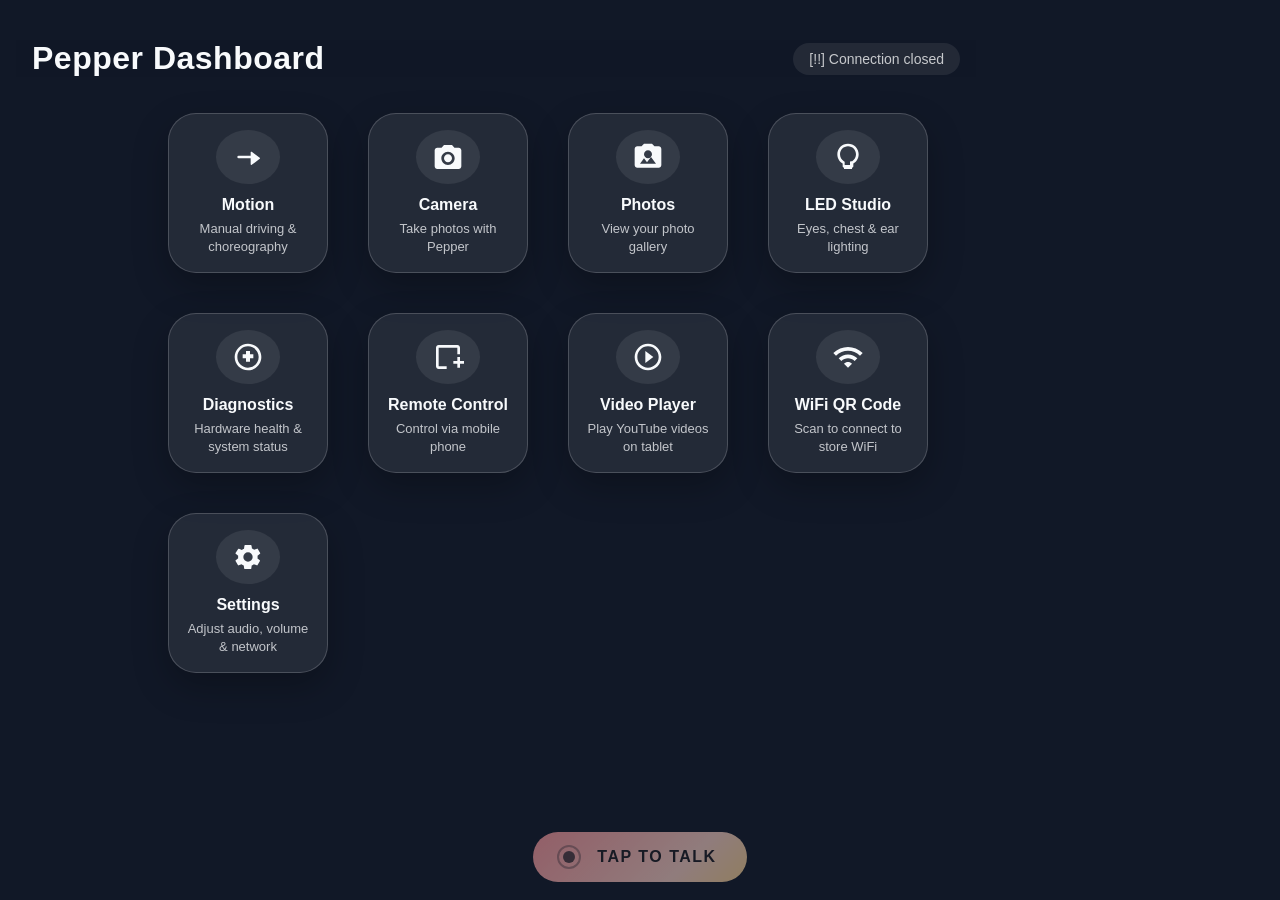
<file: frontend/index.html>
﻿<!DOCTYPE html>
<html lang="en">
  <head>
    <meta charset="utf-8">
    <title>Pepper Dashboard</title>
    <meta name="viewport" content="width=device-width, initial-scale=1">
    <link rel="stylesheet" href="css/style.css">
  </head>
  <body>
    <header>
      <h1 class="page-title" id="page-title">Pepper Dashboard</h1>
      <div class="header-right">
        <div class="battery-indicator" id="battery-indicator" style="display: none;">
          <div class="battery-icon">
            <div class="battery-shell">
              <div class="battery-fill"></div>
            </div>
            <div class="battery-tip"></div>
          </div>
          <span class="battery-percentage">--</span>
        </div>
        <div class="status-pill" id="status-pill">[--] Connecting...</div>
      </div>
    </header>

    <section class="grid" id="home-grid">
      <a class="app-icon" href="motion.html" id="motion-app">
        <span class="icon" aria-hidden="true">
          <svg viewBox="0 0 24 24" focusable="false">
            <path d="M4 12a1 1 0 011-1h9V8.5a.5.5 0 01.8-.4l6 4.5a.5.5 0 010 .8l-6 4.5a.5.5 0 01-.8-.4V13H5a1 1 0 01-1-1z"/>
          </svg>
        </span>
        <strong>Motion</strong>
        <small>Manual driving &amp; choreography</small>
      </a>
      <a class="app-icon" href="camera.html" id="camera-app">
        <span class="icon" aria-hidden="true">
          <svg viewBox="0 0 24 24" focusable="false">
            <path d="M9 3L7.17 5H4c-1.1 0-2 .9-2 2v12c0 1.1.9 2 2 2h16c1.1 0 2-.9 2-2V7c0-1.1-.9-2-2-2h-3.17L15 3H9zm3 15c-2.76 0-5-2.24-5-5s2.24-5 5-5 5 2.24 5 5-2.24 5-5 5zm0-8c-1.66 0-3 1.34-3 3s1.34 3 3 3 3-1.34 3-3-1.34-3-3-3z"/>
          </svg>
        </span>
        <strong>Camera</strong>
        <small>Take photos with Pepper</small>
      </a>
      <a class="app-icon" href="photos.html" id="photos-app">
        <span class="icon" aria-hidden="true">
          <svg viewBox="0 0 24 24" focusable="false">
            <path d="M20 4h-3.17L15 2H9L7.17 4H4c-1.1 0-2 .9-2 2v12c0 1.1.9 2 2 2h16c1.1 0 2-.9 2-2V6c0-1.1-.9-2-2-2zm-8 3c1.63 0 3 1.37 3 3s-1.37 3-3 3-3-1.37-3-3 1.37-3 3-3zM6 17l3-4 2.25 3 3-4L18 17H6z"/>
          </svg>
        </span>
        <strong>Photos</strong>
        <small>View your photo gallery</small>
      </a>
      <a class="app-icon" href="leds.html" id="leds-app">
        <span class="icon" aria-hidden="true">
          <svg viewBox="0 0 24 24" focusable="false">
            <path d="M9 21h6v-1H9v1zm3-19C7.48 2 4 5.48 4 10c0 3.07 1.64 5.64 4 6.93V19c0 .55.45 1 1 1h6c.55 0 1-.45 1-1v-2.07c2.36-1.29 4-3.86 4-6.93 0-4.52-3.48-8-8-8zm2.13 13.21l-.63.36V18h-4v-2.43l-.63-.36C7.02 13.97 6 12.07 6 10c0-3.31 2.69-6 6-6s6 2.69 6 6c0 2.07-1.02 3.97-2.87 5.21z"/>
          </svg>
        </span>
        <strong>LED Studio</strong>
        <small>Eyes, chest &amp; ear lighting</small>
      </a>
      <a class="app-icon" href="health.html" id="health-app">
        <span class="icon" aria-hidden="true">
          <svg viewBox="0 0 24 24" focusable="false">
            <path d="M10.5 13H8v-3h2.5V7.5h3V10H16v3h-2.5v2.5h-3V13zM12 2C6.48 2 2 6.48 2 12s4.48 10 10 10 10-4.48 10-10S17.52 2 12 2zm0 18c-4.41 0-8-3.59-8-8s3.59-8 8-8 8 3.59 8 8-3.59 8-8 8z"/>
          </svg>
        </span>
        <strong>Diagnostics</strong>
        <small>Hardware health &amp; system status</small>
      </a>
      <a class="app-icon" href="remote.html" id="remote-app">
        <span class="icon" aria-hidden="true">
          <svg viewBox="0 0 24 24" focusable="false">
            <path d="M3 5v14c0 1.1.9 2 2 2h6v-2H5V5h14v5h2V5c0-1.1-.9-2-2-2H5c-1.1 0-2 .9-2 2zm13 10h3v-3h2v3h3v2h-3v3h-2v-3h-3v-2z"/>
          </svg>
        </span>
        <strong>Remote Control</strong>
        <small>Control via mobile phone</small>
      </a>
      <a class="app-icon" href="video_player.html" id="video-app">
        <span class="icon" aria-hidden="true">
          <svg viewBox="0 0 24 24" focusable="false">
            <path d="M10 16.5l6-4.5-6-4.5v9zM12 2C6.48 2 2 6.48 2 12s4.48 10 10 10 10-4.48 10-10S17.52 2 12 2zm0 18c-4.41 0-8-3.59-8-8s3.59-8 8-8 8 3.59 8 8-3.59 8-8 8z"/>
          </svg>
        </span>
        <strong>Video Player</strong>
        <small>Play YouTube videos on tablet</small>
      </a>
      <a class="app-icon" href="wifi-qr.html" id="wifi-qr-app">
        <span class="icon" aria-hidden="true">
          <svg viewBox="0 0 24 24" focusable="false">
            <path d="M1 9l2 2c4.97-4.97 13.03-4.97 18 0l2-2C16.93 2.93 7.08 2.93 1 9zm8 8l3 3 3-3c-1.65-1.66-4.34-1.66-6 0zm-4-4l2 2c2.76-2.76 7.24-2.76 10 0l2-2C15.14 9.14 8.87 9.14 5 13z"/>
          </svg>
        </span>
        <strong>WiFi QR Code</strong>
        <small>Scan to connect to store WiFi</small>
      </a>
      <a class="app-icon" href="settings.html" id="settings-app">
        <span class="icon" aria-hidden="true">
          <svg viewBox="0 0 24 24" focusable="false">
            <path d="M19.14 12.94a7.5 7.5 0 000-1.88l1.85-1.44a.5.5 0 00.12-.63l-1.75-3.04a.5.5 0 00-.6-.23l-2.18.88a7.53 7.53 0 00-1.62-.94l-.33-2.34A.5.5 0 0014.16 3h-4.32a.5.5 0 00-.49.41l-.33 2.34a7.53 7.53 0 00-1.62.94l-2.18-.88a.5.5 0 00-.6.23L2.67 8.99a.5.5 0 00.12.63l1.85 1.44a7.5 7.5 0 000 1.88l-1.85 1.44a.5.5 0 00-.12.63l1.75 3.04a.5.5 0 00.6.23l2.18-.88c.5.4 1.05.72 1.62.94l.33 2.34a.5.5 0 00.49.41h4.32a.5.5 0 00.49-.41l.33-2.34a7.53 7.53 0 001.62-.94l2.18.88a.5.5 0 00.6-.23l1.75-3.04a.5.5 0 00-.12-.63l-1.85-1.44zM12 15.5a3.5 3.5 0 110-7 3.5 3.5 0 010 7z"/>
          </svg>
        </span>
        <strong>Settings</strong>
        <small>Adjust audio, volume &amp; network</small>
      </a>
    </section>


    <div class="voice-bar">
      <button class="voice-button" id="voice-button">
        <span class="dot"></span>
        <span class="voice-text">TAP TO TALK</span>
      </button>
    </div>

    <!-- Dance Status Popup -->
    <div class="dance-popup" id="dance-popup" style="display: none;">
      <div class="dance-popup-content">
        <div class="dance-popup-icon">💃</div>
        <h2 class="dance-popup-title" id="dance-popup-title">Performing Dance</h2>
        <p class="dance-popup-message" id="dance-popup-message">Please wait...</p>
        <button class="dance-stop-btn" id="dance-stop-btn">⏹ Stop Dance</button>
      </div>
    </div>

    <script src="js/home.js?v=8"></script>
    <script src="js/dance-popup.js?v=5"></script>
  </body>
</html>
</file>
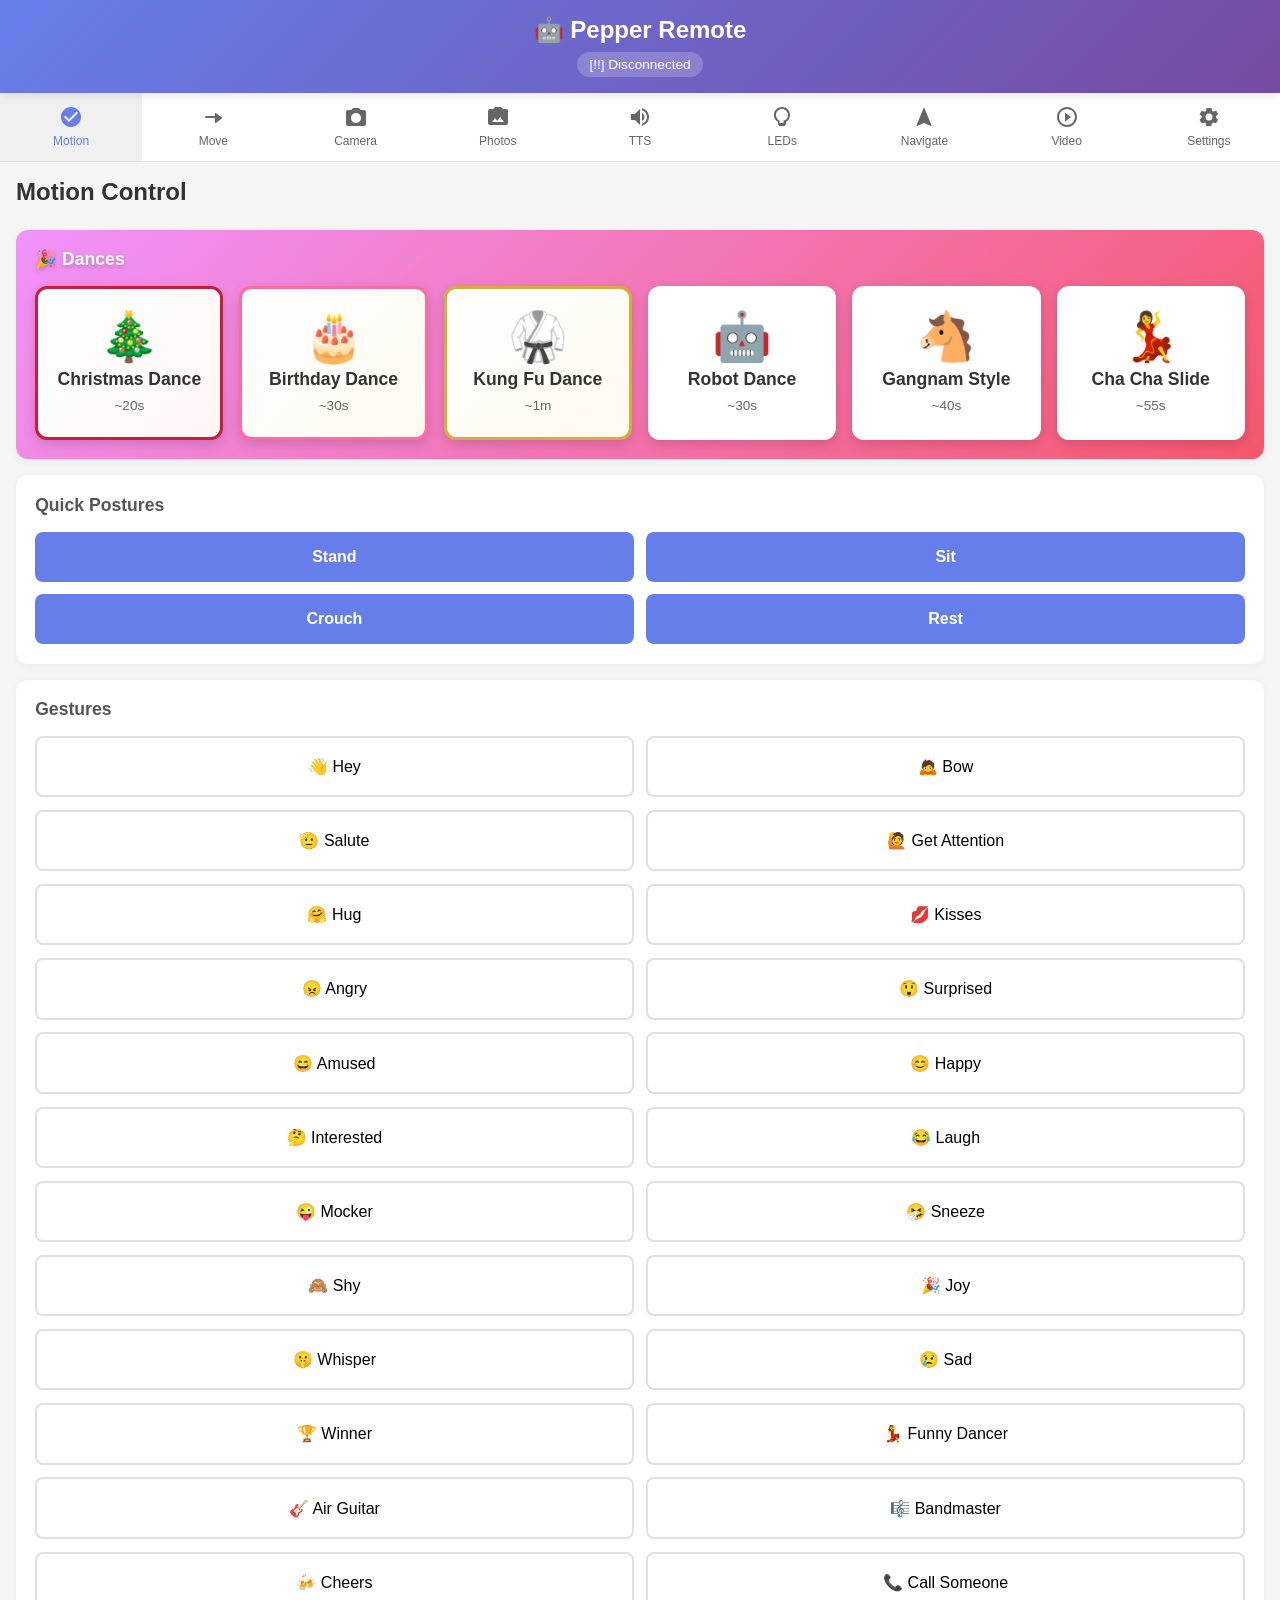
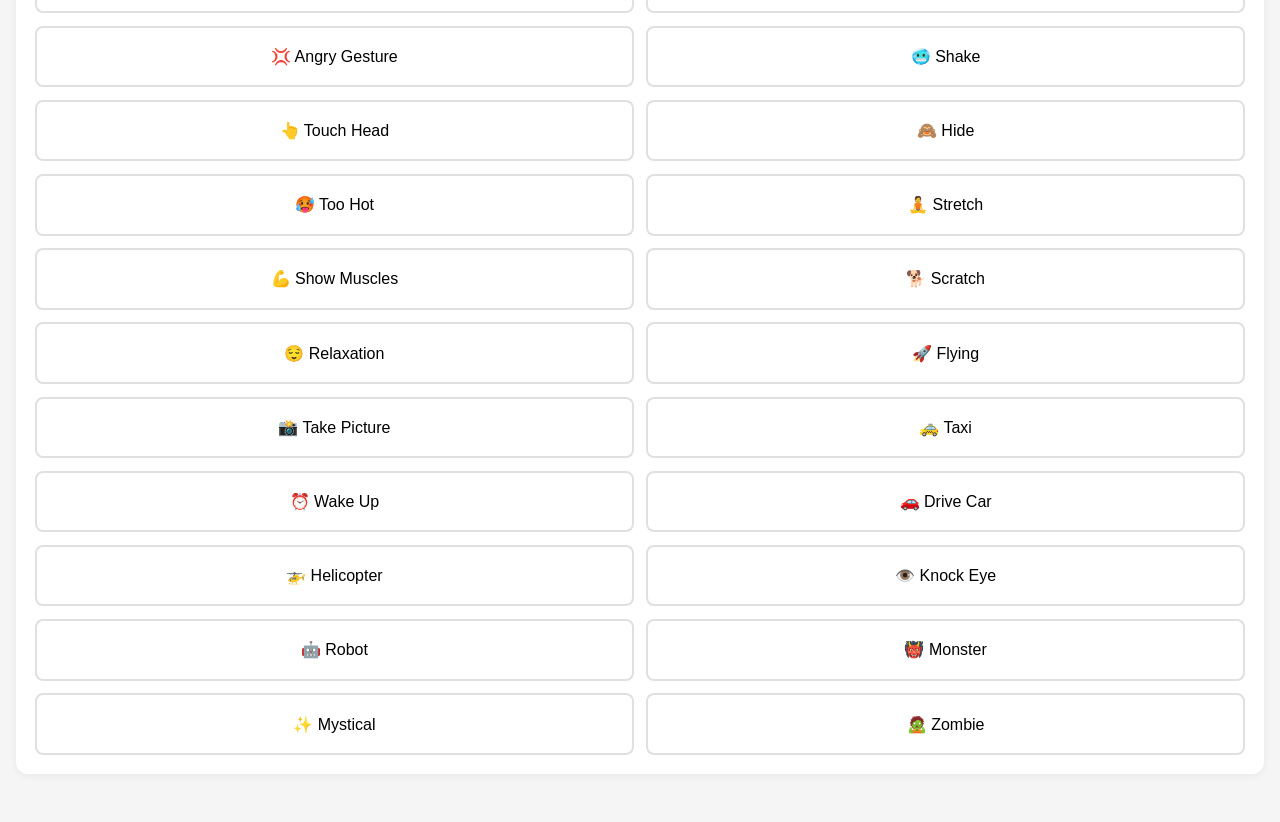
<file: frontend/mobile/index.html>
<!DOCTYPE html>
<html lang="en">
  <head>
    <meta charset="utf-8">
    <title>Pepper Remote - Mobile</title>
    <meta name="viewport" content="width=device-width, initial-scale=1, maximum-scale=1, user-scalable=no">
    <meta name="apple-mobile-web-app-capable" content="yes">
    <meta name="apple-mobile-web-app-status-bar-style" content="black-translucent">
    <link rel="stylesheet" href="./css/mobile.css?v=6">
    <style>
      /* Inline critical CSS to prevent blank screen */
      body { margin: 0; padding: 0; font-family: sans-serif; }
      .mobile-header { background: linear-gradient(135deg, #667eea 0%, #764ba2 100%); color: white; padding: 1rem; }
    </style>
  </head>
  <body>
    <header class="mobile-header">
      <h1>🤖 Pepper Remote</h1>
      <div class="status-pill" id="status-pill">[--] Connecting...</div>
    </header>

    <nav class="mobile-nav">
      <button class="nav-btn active" data-page="motion">
        <svg viewBox="0 0 24 24">
          <path d="M12 2C6.48 2 2 6.48 2 12s4.48 10 10 10 10-4.48 10-10S17.52 2 12 2zm-2 15l-5-5 1.41-1.41L10 14.17l7.59-7.59L19 8l-9 9z"/>
        </svg>
        <span>Motion</span>
      </button>
      <button class="nav-btn" data-page="movement">
        <svg viewBox="0 0 24 24">
          <path d="M4 12a1 1 0 011-1h9V8.5a.5.5 0 01.8-.4l6 4.5a.5.5 0 010 .8l-6 4.5a.5.5 0 01-.8-.4V13H5a1 1 0 01-1-1z"/>
        </svg>
        <span>Move</span>
      </button>
      <button class="nav-btn" data-page="camera">
        <svg viewBox="0 0 24 24">
          <path d="M9 3L7.17 5H4c-1.1 0-2 .9-2 2v12c0 1.1.9 2 2 2h16c1.1 0 2-.9 2-2V7c0-1.1-.9-2-2-2h-3.17L15 3H9zm3 15c-2.76 0-5-2.24-5-5s2.24-5 5-5 5 2.24 5 5-2.24 5-5 5z"/>
        </svg>
        <span>Camera</span>
      </button>
      <button class="nav-btn" data-page="photos">
        <svg viewBox="0 0 24 24">
          <path d="M20 4h-3.17L15 2H9L7.17 4H4c-1.1 0-2 .9-2 2v12c0 1.1.9 2 2 2h16c1.1 0 2-.9 2-2V6c0-1.1-.9-2-2-2zM6 17l3-4 2.25 3 3-4L18 17H6z"/>
        </svg>
        <span>Photos</span>
      </button>
      <button class="nav-btn" data-page="tts">
        <svg viewBox="0 0 24 24">
          <path d="M3 9v6h4l5 5V4L7 9H3zm13.5 3c0-1.77-1.02-3.29-2.5-4.03v8.05c1.48-.73 2.5-2.25 2.5-4.02zM14 3.23v2.06c2.89.86 5 3.54 5 6.71s-2.11 5.85-5 6.71v2.06c4.01-.91 7-4.49 7-8.77s-2.99-7.86-7-8.77z"/>
        </svg>
        <span>TTS</span>
      </button>
      <button class="nav-btn" data-page="leds">
        <svg viewBox="0 0 24 24">
          <path d="M9 21h6v-1H9v1zm3-19C7.48 2 4 5.48 4 10c0 3.07 1.64 5.64 4 6.93V19c0 .55.45 1 1 1h6c.55 0 1-.45 1-1v-2.07c2.36-1.29 4-3.86 4-6.93 0-4.52-3.48-8-8-8zm2.13 13.21l-.63.36V18h-4v-2.43l-.63-.36C7.02 13.97 6 12.07 6 10c0-3.31 2.69-6 6-6s6 2.69 6 6c0 2.07-1.02 3.97-2.87 5.21z"/>
        </svg>
        <span>LEDs</span>
      </button>
      <button class="nav-btn" data-page="navigation">
        <svg viewBox="0 0 24 24">
          <path d="M12 2L4.5 20.29l.71.71L12 18l6.79 3 .71-.71z"/>
        </svg>
        <span>Navigate</span>
      </button>
      <button class="nav-btn" data-page="video">
        <svg viewBox="0 0 24 24">
          <path d="M10 16.5l6-4.5-6-4.5v9zM12 2C6.48 2 2 6.48 2 12s4.48 10 10 10 10-4.48 10-10S17.52 2 12 2zm0 18c-4.41 0-8-3.59-8-8s3.59-8 8-8 8 3.59 8 8-3.59 8-8 8z"/>
        </svg>
        <span>Video</span>
      </button>
      <button class="nav-btn" data-page="settings">
        <svg viewBox="0 0 24 24">
          <path d="M19.14 12.94a7.5 7.5 0 000-1.88l1.85-1.44a.5.5 0 00.12-.63l-1.75-3.04a.5.5 0 00-.6-.23l-2.18.88a7.53 7.53 0 00-1.62-.94l-.33-2.34A.5.5 0 0014.16 3h-4.32a.5.5 0 00-.49.41l-.33 2.34a7.53 7.53 0 00-1.62.94l-2.18-.88a.5.5 0 00-.6.23L2.67 8.99a.5.5 0 00.12.63l1.85 1.44a7.5 7.5 0 000 1.88l-1.85 1.44a.5.5 0 00-.12.63l1.75 3.04a.5.5 0 00.6.23l2.18-.88c.5.4 1.05.72 1.62.94l.33 2.34a.5.5 0 00.49.41h4.32a.5.5 0 00.49-.41l.33-2.34a7.53 7.53 0 001.62-.94l2.18.88a.5.5 0 00.6-.23l1.75-3.04a.5.5 0 00-.12-.63l-1.85-1.44zM12 15.5a3.5 3.5 0 110-7 3.5 3.5 0 010 7z"/>
        </svg>
        <span>Settings</span>
      </button>
    </nav>

    <main class="mobile-content">
      <!-- Motion Page -->
      <div class="page active" id="motion-page">
        <h2>Motion Control</h2>

        <!-- Dances Section -->
        <div class="control-section dances-section">
          <h3>🎉 Dances</h3>
          <div class="dance-grid">
            <button class="dance-btn christmas-dance-btn" data-dance="christmas">
              <span class="dance-icon">🎄</span>
              <span class="dance-name">Christmas Dance</span>
              <span class="dance-duration">~20s</span>
            </button>
            <button class="dance-btn birthday-dance-btn" data-dance="birthday">
              <span class="dance-icon">🎂</span>
              <span class="dance-name">Birthday Dance</span>
              <span class="dance-duration">~30s</span>
            </button>
            <button class="dance-btn kungfu-dance-btn" data-dance="kungfu">
              <span class="dance-icon">🥋</span>
              <span class="dance-name">Kung Fu Dance</span>
              <span class="dance-duration">~1m</span>
            </button>
            <button class="dance-btn robot-dance-btn" data-dance="robot">
              <span class="dance-icon">🤖</span>
              <span class="dance-name">Robot Dance</span>
              <span class="dance-duration">~30s</span>
            </button>
            <button class="dance-btn gangnam-dance-btn" data-dance="gangnam">
              <span class="dance-icon">🐴</span>
              <span class="dance-name">Gangnam Style</span>
              <span class="dance-duration">~40s</span>
            </button>
            <button class="dance-btn chacha-dance-btn" data-dance="chacha">
              <span class="dance-icon">💃</span>
              <span class="dance-name">Cha Cha Slide</span>
              <span class="dance-duration">~55s</span>
            </button>
          </div>
        </div>

        <div class="control-section">
          <h3>Quick Postures</h3>
          <div class="posture-buttons">
            <button class="action-btn" data-command="posture_stand">Stand</button>
            <button class="action-btn" data-command="posture_sit">Sit</button>
            <button class="action-btn" data-command="posture_crouch">Crouch</button>
            <button class="action-btn" data-command="posture_rest">Rest</button>
          </div>
        </div>

        <div class="control-section">
          <h3>Gestures <span id="animation-status" class="animation-status"></span></h3>
          <div class="gesture-grid">
            <!-- Greetings & Social -->
            <button class="gesture-btn" data-gesture="hey">👋 Hey</button>
            <button class="gesture-btn" data-gesture="bow">🙇 Bow</button>
            <button class="gesture-btn" data-gesture="salute">🫡 Salute</button>
            <button class="gesture-btn" data-gesture="ask_attention">🙋 Get Attention</button>
            <button class="gesture-btn" data-gesture="hug">🤗 Hug</button>
            <button class="gesture-btn" data-gesture="kisses">💋 Kisses</button>

            <!-- Emotions & Mood -->
            <button class="gesture-btn" data-gesture="angry">😠 Angry</button>
            <button class="gesture-btn" data-gesture="surprise">😲 Surprised</button>
            <button class="gesture-btn" data-gesture="amused">😄 Amused</button>
            <button class="gesture-btn" data-gesture="happy">😊 Happy</button>
            <button class="gesture-btn" data-gesture="interested">🤔 Interested</button>
            <button class="gesture-btn" data-gesture="laugh">😂 Laugh</button>
            <button class="gesture-btn" data-gesture="mocker">😜 Mocker</button>
            <button class="gesture-btn" data-gesture="sneeze">🤧 Sneeze</button>
            <button class="gesture-btn" data-gesture="shy">🙈 Shy</button>
            <button class="gesture-btn" data-gesture="joy">🎉 Joy</button>
            <button class="gesture-btn" data-gesture="whisper">🤫 Whisper</button>
            <button class="gesture-btn" data-gesture="sad">😢 Sad</button>

            <!-- Performances & Celebration -->
            <button class="gesture-btn" data-gesture="winner">🏆 Winner</button>
            <button class="gesture-btn" data-gesture="funny_dancer">💃 Funny Dancer</button>
            <button class="gesture-btn" data-gesture="air_guitar">🎸 Air Guitar</button>
            <button class="gesture-btn" data-gesture="bandmaster">🎼 Bandmaster</button>
            <button class="gesture-btn" data-gesture="drink">🍻 Cheers</button>
            <button class="gesture-btn" data-gesture="call_someone">📞 Call Someone</button>

            <!-- Gestures & Tricks -->
            <button class="gesture-btn" data-gesture="angry_gesture">💢 Angry Gesture</button>
            <button class="gesture-btn" data-gesture="shake">🥶 Shake</button>
            <button class="gesture-btn" data-gesture="touch_head">👆 Touch Head</button>
            <button class="gesture-btn" data-gesture="hide">🙈 Hide</button>
            <button class="gesture-btn" data-gesture="hot">🥵 Too Hot</button>
            <button class="gesture-btn" data-gesture="stretch">🧘 Stretch</button>
            <button class="gesture-btn" data-gesture="show_muscles">💪 Show Muscles</button>
            <button class="gesture-btn" data-gesture="scratch">🐕 Scratch</button>
            <button class="gesture-btn" data-gesture="relaxation">😌 Relaxation</button>

            <!-- Adventure & Characters -->
            <button class="gesture-btn" data-gesture="flying">🚀 Flying</button>
            <button class="gesture-btn" data-gesture="take_picture">📸 Take Picture</button>
            <button class="gesture-btn" data-gesture="taxi">🚕 Taxi</button>
            <button class="gesture-btn" data-gesture="wake_up">⏰ Wake Up</button>
            <button class="gesture-btn" data-gesture="drive_car">🚗 Drive Car</button>
            <button class="gesture-btn" data-gesture="helicopter">🚁 Helicopter</button>
            <button class="gesture-btn" data-gesture="knock_eye">👁️ Knock Eye</button>
            <button class="gesture-btn" data-gesture="robot">🤖 Robot</button>
            <button class="gesture-btn" data-gesture="monster">👹 Monster</button>
            <button class="gesture-btn" data-gesture="mystical">✨ Mystical</button>
            <button class="gesture-btn" data-gesture="zombie">🧟 Zombie</button>
          </div>
        </div>
      </div>

      <!-- Movement Page -->
      <div class="page" id="movement-page">
        <h2>Movement Control</h2>

        <div class="control-section">
          <h3>Direction Controls</h3>
          <div class="setting-item">
            <label for="movement-speed-slider">Movement Speed:</label>
            <input type="range" id="movement-speed-slider" min="0.5" max="3.0" step="0.1" value="1.0">
            <span id="movement-speed-value">1.0×</span>
          </div>
          <div class="movement-controls">
            <div class="movement-row">
              <button class="movement-btn" data-action="forward">⬆️</button>
            </div>
            <div class="movement-row">
              <button class="movement-btn" data-action="turn_left">⬅️</button>
              <button class="movement-btn" data-action="turn_right">➡️</button>
            </div>
            <div class="movement-row">
              <button class="movement-btn" data-action="backward">⬇️</button>
            </div>
          </div>
        </div>
      </div>

      <!-- Camera Page -->
      <div class="page" id="camera-page">
        <div class="camera-compact-layout">
          <!-- Camera Preview (Compact) -->
          <div class="camera-preview-compact" id="camera-preview">
            <div class="camera-placeholder">Camera feed</div>
          </div>

          <!-- Head Control -->
          <div class="head-control-compact">
            <div class="head-control-pad">
              <button class="head-btn head-up" data-head="up">⬆️</button>
              <div class="head-row">
                <button class="head-btn head-left" data-head="left">⬅️</button>
                <button class="head-btn head-center" data-head="center">⚪</button>
                <button class="head-btn head-right" data-head="right">➡️</button>
              </div>
              <button class="head-btn head-down" data-head="down">⬇️</button>
            </div>
          </div>

          <!-- Quick Actions -->
          <div class="camera-actions-compact">
            <button class="camera-action-btn" id="capture-btn">
              <span>📷</span>
              <span>Take Photo</span>
            </button>
            <button class="camera-action-btn" id="static-head-btn">
              <span>🔒</span>
              <span>Static Head</span>
            </button>
          </div>
        </div>

        <div class="countdown-display" id="countdown-display"></div>
      </div>

      <!-- Photos Page -->
      <div class="page" id="photos-page">
        <h2>Photo Gallery</h2>

        <div class="photos-grid" id="photos-grid">
          <p class="placeholder-text">No photos yet. Take some with the camera!</p>
        </div>

        <div class="photos-actions">
          <button class="action-btn" id="refresh-photos-btn">🔄 Refresh</button>
        </div>
      </div>

      <!-- TTS Page -->
      <div class="page" id="tts-page">
        <h2>Text to Speech</h2>

        <div class="control-section">
          <h3>Quick Phrases</h3>
          <div class="tts-quick-phrases">
            <button class="tts-phrase-btn" data-phrase="Hello, how can I help you?">Hello</button>
            <button class="tts-phrase-btn" data-phrase="Nice to meet you!">Nice to meet you</button>
            <button class="tts-phrase-btn" data-phrase="Thank you very much!">Thank you</button>
            <button class="tts-phrase-btn" data-phrase="You're welcome!">You're welcome</button>
            <button class="tts-phrase-btn" data-phrase="Goodbye!">Goodbye</button>
            <button class="tts-phrase-btn" data-phrase="See you later!">See you later</button>
            <button class="tts-phrase-btn" data-phrase="Please follow me.">Follow me</button>
            <button class="tts-phrase-btn" data-phrase="Let me show you something.">Show you</button>
            <button class="tts-phrase-btn" data-phrase="That's very interesting!">Interesting</button>
            <button class="tts-phrase-btn" data-phrase="I understand.">I understand</button>
            <button class="tts-phrase-btn" data-phrase="Please wait a moment.">Wait</button>
            <button class="tts-phrase-btn" data-phrase="I'm here to help!">Here to help</button>
          </div>
        </div>

        <div class="control-section">
          <h3>WonderByte Introduction</h3>

          <div class="wb-category">
            <h4>Company Overview</h4>
            <div class="tts-quick-phrases">
              <button class="tts-phrase-btn" data-phrase="Welcome to Wonder Byte Technology! We're pioneering embodied intelligence and the future experience economy, powered by our proprietary AI Agent Platform.">Company Mission</button>
              <button class="tts-phrase-btn" data-phrase="Wonder Byte was founded in 2019 and is headquartered in Brisbane, Australia. We're bringing AI-powered experiences to life through our innovative robotics and automation solutions.">About WonderByte</button>
              <button class="tts-phrase-btn" data-phrase="From our roots in cloud technology to launching the Wonder Agent platform in 2023, and now establishing Australia's first AI-powered experience store in 2025, we're constantly innovating.">Our Journey</button>
            </div>
          </div>

          <div class="wb-category">
            <h4>AI Technology</h4>
            <div class="tts-quick-phrases">
              <button class="tts-phrase-btn" data-phrase="Our Wonder Agent platform is a multi-agent system powered by GPT-4 and advanced large language models. It enables low-code generation and supports text, voice, and multimodal interaction.">Wonder Agent</button>
              <button class="tts-phrase-btn" data-phrase="Wonder Connect is our collaboration framework that enables multiple AI agents to work together seamlessly, handling complex tasks through cross-device orchestration.">Wonder Connect</button>
              <button class="tts-phrase-btn" data-phrase="Wonder Bot is our embodied intelligence system with a four-agent closed loop for sensing, annotation, interaction, and learning. It enables robots like me to continuously learn and improve!">Wonder Bot</button>
              <button class="tts-phrase-btn" data-phrase="Our large vision foundation model is trained on massive diverse vision data with multimodal capabilities, helping robots understand the visual world and make intelligent decisions.">Vision AI</button>
            </div>
          </div>

          <div class="wb-category">
            <h4>Experience Store Products</h4>
            <div class="tts-quick-phrases">
              <button class="tts-phrase-btn" data-phrase="Our Cocktail Robot can mix over 70 classic and signature cocktails with commercial-grade precision and automatic cleaning cycles. Soon it will feature interactive voice recommendations from our AI mixologist!">Cocktail Robot</button>
              <button class="tts-phrase-btn" data-phrase="The Ice Cream Robot offers two smoothie and two soft-serve flavors with sealed, contaminant-free, contactless service for a hygienic and delightful experience.">Ice Cream Robot</button>
              <button class="tts-phrase-btn" data-phrase="Our Coffee Robot crafts 10 different styles of coffee using specialty-grade beans. The robotic arm can even create latte art manually or from images!">Coffee Robot</button>
              <button class="tts-phrase-btn" data-phrase="The Kitchen Automation Arm demonstrates fully automated frying and boiling with temperature-controlled baskets and smart timers. It's perfect for quick-service or ghost kitchens!">Kitchen Arm</button>
              <button class="tts-phrase-btn" data-phrase="Our 3D Printing Service offers end-to-end printing from concept to finishing using eco-friendly, compostable PLA+ composite material. We accept STL, OBJ, and STEP files!">3D Printing</button>
            </div>
          </div>

          <div class="wb-category">
            <h4>What I Can Do</h4>
            <div class="tts-quick-phrases">
              <button class="tts-phrase-btn" data-phrase="I'm Pepper, the official Wonder Byte digital assistant robot! I can greet customers, explain our products, perform expressive animations, and even take photos for you to keep as souvenirs.">About Pepper</button>
              <button class="tts-phrase-btn" data-phrase="I have access to Wonder Byte's product knowledge and can provide personalized information about all our robotics and AI solutions. Feel free to ask me anything!">My Capabilities</button>
              <button class="tts-phrase-btn" data-phrase="I can help you navigate the experience store, answer questions about our technology, and demonstrate how AI and robotics are shaping the future of customer experiences.">How I Help</button>
            </div>
          </div>
        </div>

        <div class="control-section">
          <h3>Custom Text</h3>
          <div class="tts-custom-input">
            <textarea id="tts-input" placeholder="Enter text for Pepper to speak..." rows="4"></textarea>
            <button class="action-btn" id="tts-speak-btn">🔊 Speak</button>
          </div>
        </div>
      </div>

      <!-- LEDs Page -->
      <div class="page" id="leds-page">
        <h2>LED Studio</h2>

        <div class="control-section">
          <h3>Eyes</h3>
          <p class="led-description">Control Pepper's facial LEDs</p>
          <div class="led-actions">
            <button class="led-btn" data-led-group="FaceLeds" data-led-action="on">On</button>
            <button class="led-btn led-btn-off" data-led-group="FaceLeds" data-led-action="off">Off</button>
            <button class="led-btn" data-led-group="FaceLeds" data-led-action="fade" data-intensity="0.2" data-duration="0.6">Dim</button>
            <button class="led-btn" data-led-group="FaceLeds" data-led-action="fade" data-intensity="1.0" data-duration="0.6">Bright</button>
            <button class="led-btn led-btn-special" data-led-group="FaceLeds" data-led-action="rotate" data-color="#00aaff" data-duration="2">Spin Cyan</button>
            <button class="led-btn led-btn-special" data-led-group="FaceLeds" data-led-action="rotate" data-color="#ff00aa" data-duration="2">Spin Magenta</button>
            <button class="led-btn" data-led-group="FaceLeds" data-led-action="random">Random Color</button>
          </div>
        </div>

        <div class="control-section">
          <h3>Chest</h3>
          <p class="led-description">Set chest LED color or brightness</p>
          <div class="led-actions">
            <button class="led-btn" data-led-group="ChestLeds" data-led-action="on">On</button>
            <button class="led-btn led-btn-off" data-led-group="ChestLeds" data-led-action="off">Off</button>
            <button class="led-btn" data-led-group="ChestLeds" data-led-action="fade" data-intensity="0.4" data-duration="0.6">Dim</button>
            <button class="led-btn" data-led-group="ChestLeds" data-led-action="fade" data-intensity="1.0" data-duration="0.6">Bright</button>
          </div>
          <div class="led-swatches">
            <button class="led-swatch" data-led-group="ChestLeds" data-led-action="color" data-color="#ff3355" style="background-color: #ff3355;"></button>
            <button class="led-swatch" data-led-group="ChestLeds" data-led-action="color" data-color="#ffb400" style="background-color: #ffb400;"></button>
            <button class="led-swatch" data-led-group="ChestLeds" data-led-action="color" data-color="#34d399" style="background-color: #34d399;"></button>
            <button class="led-swatch" data-led-group="ChestLeds" data-led-action="color" data-color="#38bdf8" style="background-color: #38bdf8;"></button>
            <button class="led-swatch" data-led-group="ChestLeds" data-led-action="color" data-color="#818cf8" style="background-color: #818cf8;"></button>
            <button class="led-swatch" data-led-group="ChestLeds" data-led-action="color" data-color="#f472b6" style="background-color: #f472b6;"></button>
          </div>
        </div>

        <div class="control-section">
          <h3>Ears</h3>
          <p class="led-description">Control ear ring LEDs</p>
          <div class="led-actions">
            <button class="led-btn" data-led-group="EarLeds" data-led-action="on">On</button>
            <button class="led-btn led-btn-off" data-led-group="EarLeds" data-led-action="off">Off</button>
            <button class="led-btn" data-led-group="EarLeds" data-led-action="fade" data-intensity="0.6" data-duration="0.8">Gentle Glow</button>
            <button class="led-btn" data-led-group="EarLeds" data-led-action="fade" data-intensity="1.0" data-duration="0.8">Full Bright</button>
            <button class="led-btn led-btn-special" data-led-group="EarLeds" data-led-action="rasta" data-duration="4">Trio Pulse</button>
          </div>
        </div>
      </div>

      <!-- Navigation Page -->
      <div class="page" id="navigation-page">
        <h2>Restaurant Navigation</h2>

        <div class="control-section">
          <h3>Quick Locations</h3>
          <p class="nav-description">Navigate to predefined locations in the restaurant</p>
          <div class="nav-location-grid">
            <button class="nav-location-btn" data-location="home">
              <span class="nav-icon">🏠</span>
              <span class="nav-label">Home</span>
            </button>
            <button class="nav-location-btn" data-location="coffee_robot">
              <span class="nav-icon">☕</span>
              <span class="nav-label">Coffee Robot</span>
            </button>
            <button class="nav-location-btn" data-location="kitchen">
              <span class="nav-icon">👩‍🍳</span>
              <span class="nav-label">Kitchen</span>
            </button>
            <button class="nav-location-btn" data-location="printer_3d">
              <span class="nav-icon">🖨️</span>
              <span class="nav-label">3D Printer</span>
            </button>
            <button class="nav-location-btn" data-location="ice_cream_machine">
              <span class="nav-icon">🍦</span>
              <span class="nav-label">Ice Cream Machine</span>
            </button>
            <button class="nav-location-btn" data-location="cocktail_machine">
              <span class="nav-icon">🍹</span>
              <span class="nav-label">Cocktail Machine</span>
            </button>
            <button class="nav-location-btn" data-location="entrance">
              <span class="nav-icon">🚪</span>
              <span class="nav-label">Entrance</span>
            </button>
          </div>
        </div>

        <div class="control-section">
          <h3>Navigation Control</h3>
          <div class="nav-actions">
            <button class="action-btn" id="nav-cancel-btn">⛔ Cancel Navigation</button>
            <button class="action-btn" id="nav-return-home-btn">🏠 Return to Home</button>
          </div>
        </div>

        <div class="control-section">
          <h3>Navigation Status</h3>
          <div class="nav-status">
            <div class="status-item">
              <span class="status-label">Localized:</span>
              <span class="status-value" id="nav-localized-status">--</span>
            </div>
            <div class="status-item">
              <span class="status-label">Navigating:</span>
              <span class="status-value" id="nav-navigating-status">--</span>
            </div>
            <div class="status-item">
              <span class="status-label">Position:</span>
              <span class="status-value" id="nav-position-status">--</span>
            </div>
          </div>
          <button class="action-btn" id="nav-refresh-status-btn">🔄 Refresh Status</button>
        </div>

        <div class="control-section">
          <h3>Advanced</h3>
          <div class="nav-actions">
            <button class="action-btn" id="nav-start-localization-btn">📍 Start Localization</button>
            <button class="action-btn" id="nav-set-home-btn">🏠 Set Current as Home</button>
            <button class="action-btn" id="nav-get-position-btn">📍 Get Position</button>
          </div>
        </div>
      </div>

      <!-- Video Page -->
      <div class="page" id="video-page">
        <h2>Video Player</h2>

        <div class="control-section">
          <h3>Play YouTube Video on Tablet</h3>
          <p class="video-description">Enter a YouTube URL to play on Pepper's tablet display.</p>

          <div class="video-input-group">
            <input type="text" id="video-url-input" class="video-url-input"
                   placeholder="https://www.youtube.com/watch?v=..."
                   value="https://www.youtube.com/watch?v=74iDgbjTYNc">
            <button class="action-btn video-play-btn" id="video-play-btn">▶ Play on Tablet</button>
          </div>

          <div class="video-presets">
            <h4>Quick Presets</h4>
            <div class="preset-buttons">
              <button class="preset-btn" data-url="https://www.youtube.com/watch?v=74iDgbjTYNc">WonderByte Promo</button>
              <button class="preset-btn" data-url="https://www.youtube.com/watch?v=dQw4w9WgXcQ">Demo Video</button>
            </div>
          </div>
        </div>

        <div class="control-section">
          <h3>Current Status</h3>
          <div class="video-status-info">
            <div class="status-item">
              <span class="status-label">Tablet Status:</span>
              <span class="status-value" id="video-tablet-status">--</span>
            </div>
            <div class="status-item">
              <span class="status-label">Current Video:</span>
              <span class="status-value video-id-display" id="video-current-id">74iDgbjTYNc</span>
            </div>
          </div>

          <!-- Download Progress -->
          <div class="video-progress-container" id="video-progress-container" style="display: none; margin-top: 15px;">
            <div class="progress-info" style="display: flex; justify-content: space-between; margin-bottom: 8px; font-size: 0.9em;">
              <span id="video-progress-text">Downloading...</span>
              <span id="video-progress-speed"></span>
            </div>
            <div style="background: rgba(255,255,255,0.2); border-radius: 10px; overflow: hidden; height: 20px;">
              <div id="video-progress-bar" style="height: 100%; background: linear-gradient(90deg, #667eea 0%, #764ba2 100%); width: 0%; transition: width 0.3s ease;"></div>
            </div>
          </div>
        </div>

        <div class="control-section">
          <h3>Instructions</h3>
          <ul class="video-instructions">
            <li>1. Enter a YouTube URL or select a preset</li>
            <li>2. Tap "Play on Tablet" to send to Pepper's display</li>
            <li>3. The video will autoplay and loop on the tablet</li>
          </ul>
        </div>
      </div>

      <!-- Settings Page -->
      <div class="page" id="settings-page">
        <h2>Settings</h2>

        <div class="settings-section">
          <h3>Connection</h3>
          <div class="setting-item">
            <label>Pepper IP Address:</label>
            <input type="text" id="pepper-ip" placeholder="e.g. 192.168.1.100" readonly>
          </div>
          <div class="setting-item">
            <label>Connection Status:</label>
            <span id="connection-status">Connecting...</span>
          </div>
        </div>

        <div class="settings-section">
          <h3>Voice Controls</h3>
          <div class="setting-item">
            <label for="volume-slider">Volume:</label>
            <input type="range" id="volume-slider" min="0" max="100" value="50">
            <span id="volume-value">50%</span>
          </div>
          <div class="setting-item">
            <label for="speed-slider">Speed:</label>
            <input type="range" id="speed-slider" min="50" max="200" value="100">
            <span id="speed-value">100%</span>
          </div>
          <div class="setting-item">
            <label for="pitch-slider">Pitch:</label>
            <input type="range" id="pitch-slider" min="50" max="400" value="100">
            <span id="pitch-value">1.0×</span>
          </div>
        </div>

        <div class="settings-section">
          <h3>Robot Behavior</h3>
          <div class="setting-item setting-toggle">
            <div class="setting-toggle-content">
              <label for="head-tracking-toggle">Head Tracking</label>
              <p class="setting-description">Automatically follow and look at people</p>
            </div>
            <label class="toggle-switch">
              <input type="checkbox" id="head-tracking-toggle">
              <span class="toggle-slider"></span>
            </label>
          </div>
        </div>

        <div class="settings-section">
          <h3>About</h3>
          <p>Pepper Mobile Remote Control</p>
          <p class="version-text">Version 1.0.0</p>
        </div>
      </div>
    </main>

    <!-- Gesture Modal -->
    <div class="gesture-modal" id="gesture-modal">
      <div class="gesture-modal-content">
        <div class="gesture-spinner"></div>
        <p class="gesture-modal-text" id="gesture-modal-text">Performing gesture...</p>
      </div>
    </div>

    <!-- Toast Notification -->
    <div class="toast" id="toast">
      <p class="toast-text" id="toast-text"></p>
    </div>

    <!-- Obstacle Warning -->
    <div class="obstacle-warning" id="obstacle-warning">
      <div class="obstacle-warning-content">
        <div class="obstacle-warning-icon">⚠️</div>
        <div class="obstacle-warning-text">
          <strong>Movement Blocked</strong>
          <p>Obstacle detected in path</p>
        </div>
      </div>
    </div>

    <!-- Dance Status Popup -->
    <div class="dance-popup" id="dance-popup" style="display: none;">
      <div class="dance-popup-content">
        <div class="dance-popup-icon">💃</div>
        <h2 class="dance-popup-title" id="dance-popup-title">Performing Dance</h2>
        <p class="dance-popup-message" id="dance-popup-message">Please wait...</p>
        <button class="dance-stop-btn" id="dance-stop-btn">⏹ Stop Dance</button>
      </div>
    </div>

    <script src="js/mobile.js?v=8"></script>
    <script src="js/dance-popup.js?v=5"></script>
  </body>
</html>
</file>
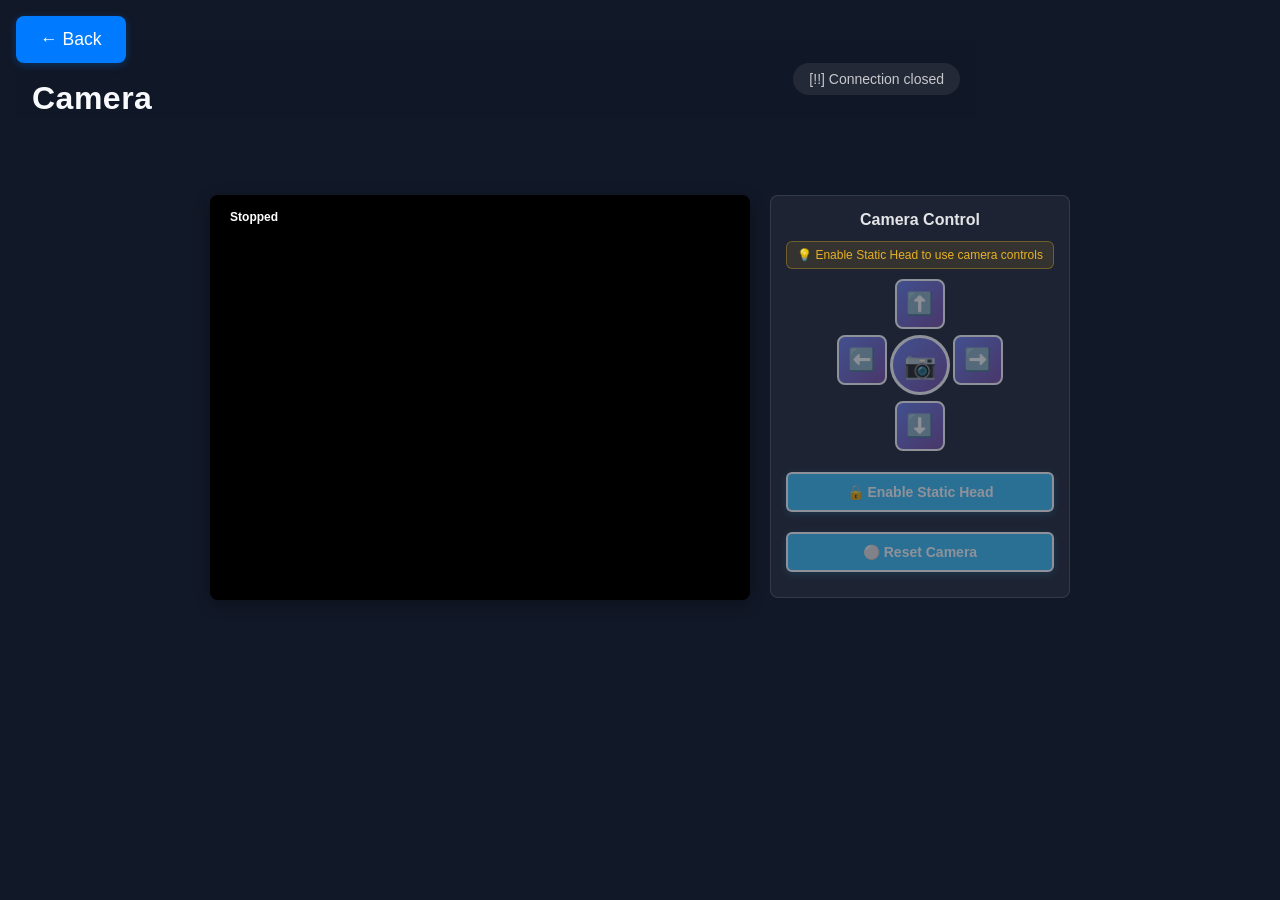
<file: frontend/camera.html>
<!DOCTYPE html>
<html lang="en">
  <head>
    <meta charset="utf-8">
    <title>Camera - Pepper Dashboard</title>
    <meta name="viewport" content="width=device-width, initial-scale=1">
    <meta http-equiv="Cache-Control" content="no-cache, no-store, must-revalidate">
    <meta http-equiv="Pragma" content="no-cache">
    <meta http-equiv="Expires" content="0">
    <link rel="stylesheet" href="css/style.css?v=9">
    <style>
      .camera-container {
        padding: 10px 20px 20px 20px;
        max-width: 900px;
        margin: 0 auto;
        display: flex;
        align-items: flex-start;
        gap: 20px;
      }

      .camera-left {
        flex-shrink: 0;
      }

      .camera-right {
        flex: 1;
        display: flex;
        flex-direction: column;
      }

      .side-control-btn {
        padding: 10px 15px;
        font-size: 14px;
        font-weight: bold;
        background-color: #38bdf8 !important;
        color: white !important;
        border: 2px solid white !important;
        border-radius: 6px;
        cursor: pointer;
        text-align: center;
        margin-bottom: 10px;
        min-width: 140px;
        transition: all 0.2s;
        box-shadow: 0 2px 8px rgba(56, 189, 248, 0.3);
      }

      .side-control-btn.active {
        background-color: #22c55e !important;
        box-shadow: 0 2px 8px rgba(34, 197, 94, 0.3);
      }

      .side-control-btn:hover {
        transform: translateY(-2px);
        box-shadow: 0 4px 12px rgba(56, 189, 248, 0.4);
      }

      .side-control-btn.active:hover {
        box-shadow: 0 4px 12px rgba(34, 197, 94, 0.4);
      }

      .side-control-btn:disabled {
        opacity: 0.5;
        cursor: not-allowed;
        transform: none;
      }

      .camera-viewfinder {
        position: relative;
        width: 540px;
        background: #000;
        border-radius: 8px;
        overflow: hidden;
        box-shadow: 0 4px 16px rgba(0, 0, 0, 0.3);
      }

      .camera-viewfinder canvas {
        display: block;
        width: 100%;
        height: auto;
      }

      .camera-overlay {
        position: absolute;
        top: 0;
        left: 0;
        right: 0;
        bottom: 0;
        pointer-events: none;
        background: linear-gradient(to bottom, rgba(0,0,0,0.3) 0%, transparent 20%, transparent 80%, rgba(0,0,0,0.3) 100%);
      }

      .camera-countdown {
        position: absolute;
        top: 50%;
        left: 50%;
        transform: translate(-50%, -50%) scale(0.9);
        font-size: 96px;
        font-weight: 700;
        color: rgba(255, 255, 255, 0.92);
        text-shadow: 0 10px 30px rgba(0, 0, 0, 0.45);
        pointer-events: none;
        opacity: 0;
        transition: opacity 150ms ease, transform 150ms ease;
        z-index: 2;
      }

      .camera-countdown.show {
        opacity: 1;
        transform: translate(-50%, -50%) scale(1);
      }

      .camera-status {
        position: absolute;
        top: 10px;
        left: 10px;
        background: rgba(0, 0, 0, 0.6);
        padding: 5px 10px;
        border-radius: 6px;
        color: white;
        font-size: 12px;
        font-weight: bold;
      }

      .camera-status.active {
        background: rgba(34, 197, 94, 0.8);
      }

      .take-picture-btn-center {
        width: 60px;
        height: 60px;
        background: linear-gradient(135deg, #667eea 0%, #764ba2 100%);
        color: white;
        border: 3px solid white;
        border-radius: 50%;
        font-size: 26px;
        cursor: pointer;
        display: flex;
        align-items: center;
        justify-content: center;
        user-select: none;
        -webkit-user-select: none;
        -moz-user-select: none;
        -ms-user-select: none;
        transition: all 0.2s;
        box-shadow: 0 3px 10px rgba(102, 126, 234, 0.4);
      }

      .take-picture-btn-center:hover {
        transform: scale(1.1);
        box-shadow: 0 6px 16px rgba(102, 126, 234, 0.5);
      }

      .take-picture-btn-center:active {
        transform: scale(0.95);
      }

      .take-picture-btn-center:disabled {
        opacity: 0.5;
        cursor: not-allowed;
        transform: none;
        box-shadow: none;
      }

      .status-message {
        padding: 12px 16px;
        border-radius: 8px;
        margin-bottom: 15px;
        font-size: 14px;
        display: none;
      }

      .status-message.success {
        background: rgba(34, 197, 94, 0.2);
        border: 1px solid rgba(34, 197, 94, 0.5);
        color: #4ade80;
      }

      .status-message.error {
        background: rgba(239, 68, 68, 0.2);
        border: 1px solid rgba(239, 68, 68, 0.5);
        color: #f87171;
      }

      .status-message.show {
        display: block;
      }

      .camera-info {
        text-align: center;
        color: rgba(248, 250, 252, 0.6);
        font-size: 14px;
        margin-top: 10px;
      }

      /* Head Control Styles */
      .head-control-section {
        padding: 15px;
        background: rgba(255, 255, 255, 0.05);
        border-radius: 8px;
        border: 1px solid rgba(255, 255, 255, 0.1);
      }

      .control-buttons {
        display: flex;
        flex-direction: column;
        gap: 10px;
        margin-top: 15px;
      }

      .head-control-title {
        text-align: center;
        color: rgba(248, 250, 252, 0.9);
        font-size: 16px;
        font-weight: 600;
        margin-bottom: 12px;
      }

      .camera-control-hint {
        text-align: center;
        color: rgba(251, 191, 36, 0.9);
        font-size: 12px;
        padding: 6px 10px;
        background: rgba(251, 191, 36, 0.1);
        border: 1px solid rgba(251, 191, 36, 0.3);
        border-radius: 6px;
        margin-bottom: 10px;
        visibility: visible;
        opacity: 1;
        transition: opacity 0.2s, visibility 0.2s;
      }

      .camera-control-hint.hidden {
        visibility: hidden;
        opacity: 0;
      }

      .head-control-pad {
        display: flex;
        flex-direction: column;
        align-items: center;
        margin: 0 auto;
      }

      .head-control-row {
        display: flex;
        justify-content: center;
        margin-bottom: 6px;
      }

      .head-control-btn {
        width: 50px;
        height: 50px;
        background: linear-gradient(135deg, #667eea 0%, #764ba2 100%);
        color: white;
        border: 2px solid white;
        border-radius: 8px;
        font-size: 22px;
        cursor: pointer;
        display: flex;
        align-items: center;
        justify-content: center;
        user-select: none;
        -webkit-user-select: none;
        -moz-user-select: none;
        -ms-user-select: none;
        -webkit-tap-highlight-color: transparent;
        touch-action: manipulation;
        transition: all 0.15s;
        margin: 0 3px;
      }

      .head-control-btn:hover {
        transform: scale(1.05);
        box-shadow: 0 8px 20px rgba(102, 126, 234, 0.4);
      }

      .head-control-btn:active {
        transform: scale(0.95);
      }

      .head-btn-center {
        background: linear-gradient(135deg, #f59e0b 0%, #d97706 100%);
      }
    </style>
  </head>
  <body>
    <a href="index.html" class="back-button-fixed">← Back</a>
    <header style="margin-bottom: 14px;">
      <h1 class="page-title" style="margin-top: 40px;">Camera</h1>
      <div class="status-pill" id="status-pill">[--] Connecting...</div>
    </header>

    <section class="panel active">
      <div class="panel-header">
        <a href="index.html" class="back-button"></a>
      </div>

      <div class="camera-container">
        <div class="camera-left">
          <div id="status-message" class="status-message"></div>
          <div class="camera-viewfinder">
            <canvas id="camera-canvas" width="320" height="240"></canvas>
            <div class="camera-overlay">
              <div class="camera-status" id="camera-status">Connecting...</div>
            </div>
            <div class="camera-countdown" id="camera-countdown"></div>
          </div>
        </div>

        <div class="camera-right">
          <div class="head-control-section">
            <div class="head-control-title">Camera Control</div>
            <div id="camera-control-hint" class="camera-control-hint">
              💡 Enable Static Head to use camera controls
            </div>
            <div class="head-control-pad">
              <div class="head-control-row">
                <button class="head-control-btn head-btn-up" data-direction="up">⬆️</button>
              </div>
              <div class="head-control-row">
                <button class="head-control-btn head-btn-left" data-direction="left">⬅️</button>
                <button id="take-picture-btn" class="take-picture-btn-center" disabled>📷</button>
                <button class="head-control-btn head-btn-right" data-direction="right">➡️</button>
              </div>
              <div class="head-control-row">
                <button class="head-control-btn head-btn-down" data-direction="down">⬇️</button>
              </div>
            </div>
            <div class="control-buttons">
              <button id="static-head-btn" class="side-control-btn">🔒 Static Head</button>
              <button id="reset-camera-btn" class="side-control-btn">⚪ Reset Camera</button>
            </div>
          </div>
        </div>
      </div>
    </section>

    <script src="js/camera.js?v=8"></script>
  </body>
</html>
</file>
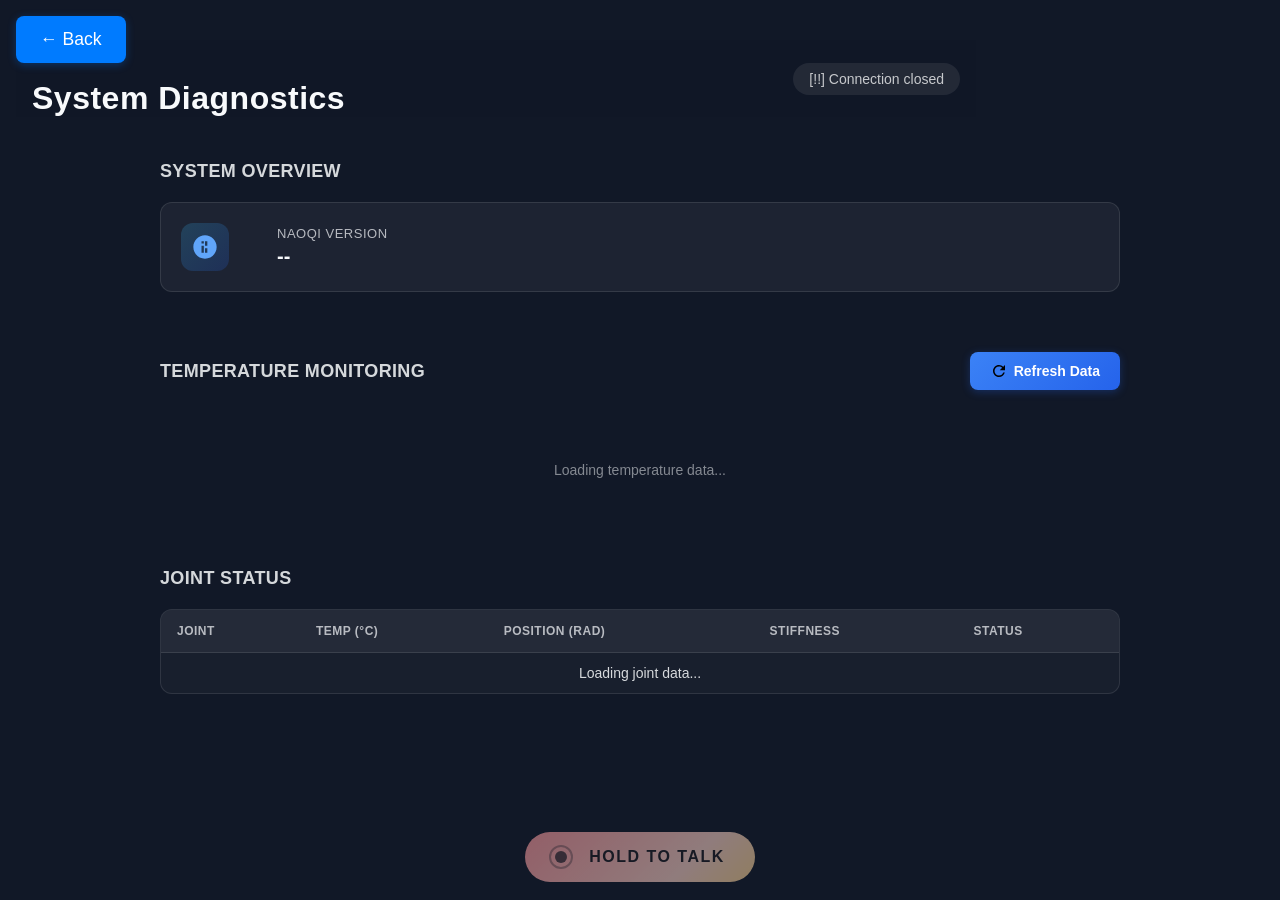
<file: frontend/health.html>
<!DOCTYPE html>
<html lang="en">
  <head>
    <meta charset="utf-8">
    <title>Diagnostics - Pepper Dashboard</title>
    <meta name="viewport" content="width=device-width, initial-scale=1">
    <link rel="stylesheet" href="css/style.css">
  </head>
  <body>
    <a href="index.html" class="back-button-fixed">← Back</a>
    <header>
      <h1 class="page-title" style="text-align: center; margin-top: 40px;">System Diagnostics</h1>
      <div class="header-right">
        <div class="battery-indicator" id="battery-indicator" style="display: none;">
          <div class="battery-icon">
            <div class="battery-shell">
              <div class="battery-fill"></div>
            </div>
            <div class="battery-tip"></div>
          </div>
          <span class="battery-percentage">--</span>
        </div>
        <div class="status-pill" id="status-pill">[--] Connecting...</div>
      </div>
    </header>

    <section class="panel active">

      <!-- System Overview -->
      <div class="motion-category">
        <h3>System Overview</h3>
        <div class="health-grid">
          <div class="health-card">
            <div class="health-card-icon">
              <svg viewBox="0 0 24 24">
                <path d="M12 2C6.48 2 2 6.48 2 12s4.48 10 10 10 10-4.48 10-10S17.52 2 12 2zm-1 15h-2v-6h2v6zm0-8h-2V7h2v2zm3 8h-2v-4h2v4zm0-6h-2V7h2v4z"/>
              </svg>
            </div>
            <div class="health-card-content">
              <h4>NAOqi Version</h4>
              <p class="health-value" id="naoqi-version">--</p>
            </div>
          </div>
        </div>
      </div>

      <!-- Temperature Monitoring -->
      <div class="motion-category">
        <div style="display: flex; align-items: center; margin-bottom: 12px;">
          <h3 style="margin: 0; flex: 1;">Temperature Monitoring</h3>
          <button class="action-button action-button-secondary" id="refresh-button">
            <svg viewBox="0 0 24 24" focusable="false" aria-hidden="true" style="width: 18px; height: 18px; margin-right: 6px;">
              <path d="M17.65 6.35A7.958 7.958 0 0012 4c-4.42 0-7.99 3.58-7.99 8s3.57 8 7.99 8c3.73 0 6.84-2.55 7.73-6h-2.08A5.99 5.99 0 0112 18c-3.31 0-6-2.69-6-6s2.69-6 6-6c1.66 0 3.14.69 4.22 1.78L13 11h7V4l-2.35 2.35z"/>
            </svg>
            Refresh Data
          </button>
        </div>
        <div class="health-status-container" id="temp-container">
          <p class="health-loading">Loading temperature data...</p>
        </div>
      </div>

      <!-- Joint Status -->
      <div class="motion-category">
        <h3>Joint Status</h3>
        <div class="health-table-container">
          <table class="health-table" id="joints-table">
            <thead>
              <tr>
                <th>Joint</th>
                <th>Temp (°C)</th>
                <th>Position (rad)</th>
                <th>Stiffness</th>
                <th>Status</th>
              </tr>
            </thead>
            <tbody id="joints-tbody">
              <tr>
                <td colspan="5" class="health-loading">Loading joint data...</td>
              </tr>
            </tbody>
          </table>
        </div>
      </div>
    </section>

    <div class="voice-bar">
      <button class="voice-button" id="voice-button">
        <span class="dot"></span>
        HOLD TO TALK
      </button>
    </div>
    <script src="js/pepper-utils.js"></script>
    <script src="js/health.js"></script>
  </body>
</html>
</file>
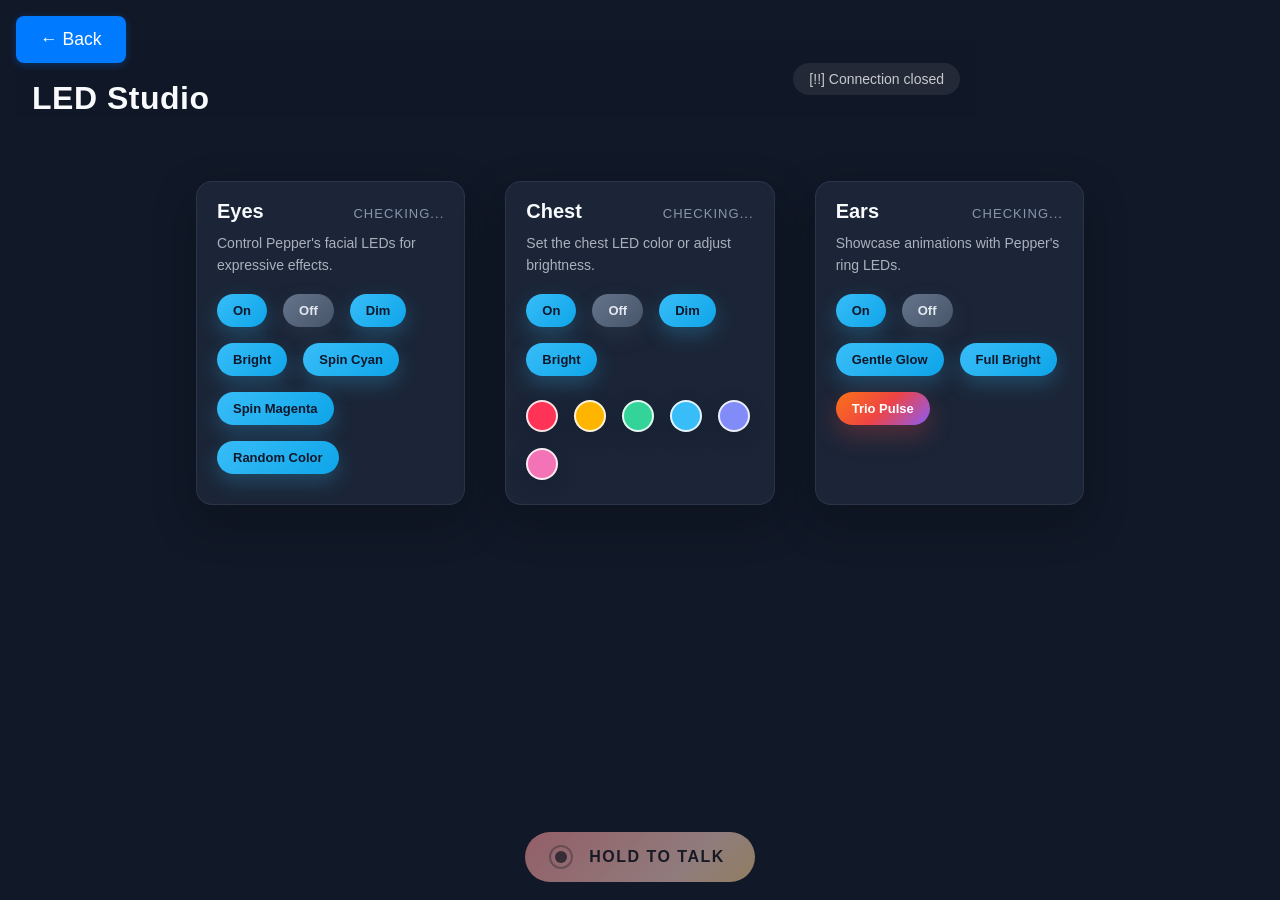
<file: frontend/leds.html>
<!DOCTYPE html>
<html lang="en">
  <head>
    <meta charset="utf-8">
    <title>LEDs - Pepper Dashboard</title>
    <meta name="viewport" content="width=device-width, initial-scale=1">
    <link rel="stylesheet" href="css/style.css">
  </head>
  <body>
    <a href="index.html" class="back-button-fixed">← Back</a>
    <header>
      <h1 class="page-title" style="margin-top: 40px;">LED Studio</h1>
      <div class="status-pill" id="status-pill">[--] Connecting...</div>
    </header>

    <section class="panel active">

      <div class="led-grid">
        <div class="led-card" data-led-card data-label="Eyes" data-groups="FaceLeds">
          <div class="led-card-header">
            <h2>Eyes</h2>
            <span class="led-availability" data-led-status>Checking...</span>
          </div>
          <p class="led-description">Control Pepper's facial LEDs for expressive effects.</p>
          <div class="led-actions">
            <button class="led-btn" data-led-action="on">On</button>
            <button class="led-btn" data-led-action="off">Off</button>
            <button class="led-btn" data-led-action="fade" data-intensity="0.2" data-duration="0.6">Dim</button>
            <button class="led-btn" data-led-action="fade" data-intensity="1.0" data-duration="0.6">Bright</button>
            <button class="led-btn" data-led-action="rotate" data-color="#00aaff" data-duration="2">Spin Cyan</button>
            <button class="led-btn" data-led-action="rotate" data-color="#ff00aa" data-duration="2">Spin Magenta</button>
            <button class="led-btn" data-led-action="random">Random Color</button>
          </div>
        </div>

        <div class="led-card" data-led-card data-label="Chest" data-groups="ChestLeds">
          <div class="led-card-header">
            <h2>Chest</h2>
            <span class="led-availability" data-led-status>Checking...</span>
          </div>
          <p class="led-description">Set the chest LED color or adjust brightness.</p>
          <div class="led-actions">
            <button class="led-btn" data-led-action="on">On</button>
            <button class="led-btn" data-led-action="off">Off</button>
            <button class="led-btn" data-led-action="fade" data-intensity="0.4" data-duration="0.6">Dim</button>
            <button class="led-btn" data-led-action="fade" data-intensity="1.0" data-duration="0.6">Bright</button>
          </div>
          <div class="led-swatches">
            <button class="led-swatch" data-led-action="color" data-color="#ff3355" style="background-color: #ff3355;" title="Warm Red"></button>
            <button class="led-swatch" data-led-action="color" data-color="#ffb400" style="background-color: #ffb400;" title="Amber"></button>
            <button class="led-swatch" data-led-action="color" data-color="#34d399" style="background-color: #34d399;" title="Mint"></button>
            <button class="led-swatch" data-led-action="color" data-color="#38bdf8" style="background-color: #38bdf8;" title="Sky"></button>
            <button class="led-swatch" data-led-action="color" data-color="#818cf8" style="background-color: #818cf8;" title="Indigo"></button>
            <button class="led-swatch" data-led-action="color" data-color="#f472b6" style="background-color: #f472b6;" title="Blush"></button>
          </div>
        </div>

        <div class="led-card" data-led-card data-label="Ears" data-groups="EarLeds">
          <div class="led-card-header">
            <h2>Ears</h2>
            <span class="led-availability" data-led-status>Checking...</span>
          </div>
          <p class="led-description">Showcase animations with Pepper's ring LEDs.</p>
          <div class="led-actions">
            <button class="led-btn" data-led-action="on">On</button>
            <button class="led-btn" data-led-action="off">Off</button>
            <button class="led-btn" data-led-action="fade" data-intensity="0.6" data-duration="0.8">Gentle Glow</button>
            <button class="led-btn" data-led-action="fade" data-intensity="1.0" data-duration="0.8">Full Bright</button>
            <button class="led-btn" data-led-action="rasta" data-duration="4">Trio Pulse</button>
          </div>
        </div>
      </div>
    </section>

    <div class="voice-bar">
      <button class="voice-button" id="voice-button">
        <span class="dot"></span>
        HOLD TO TALK
      </button>
    </div>
    <script src="js/pepper-utils.js"></script>
    <script src="js/leds.js"></script>
  </body>
</html>
</file>
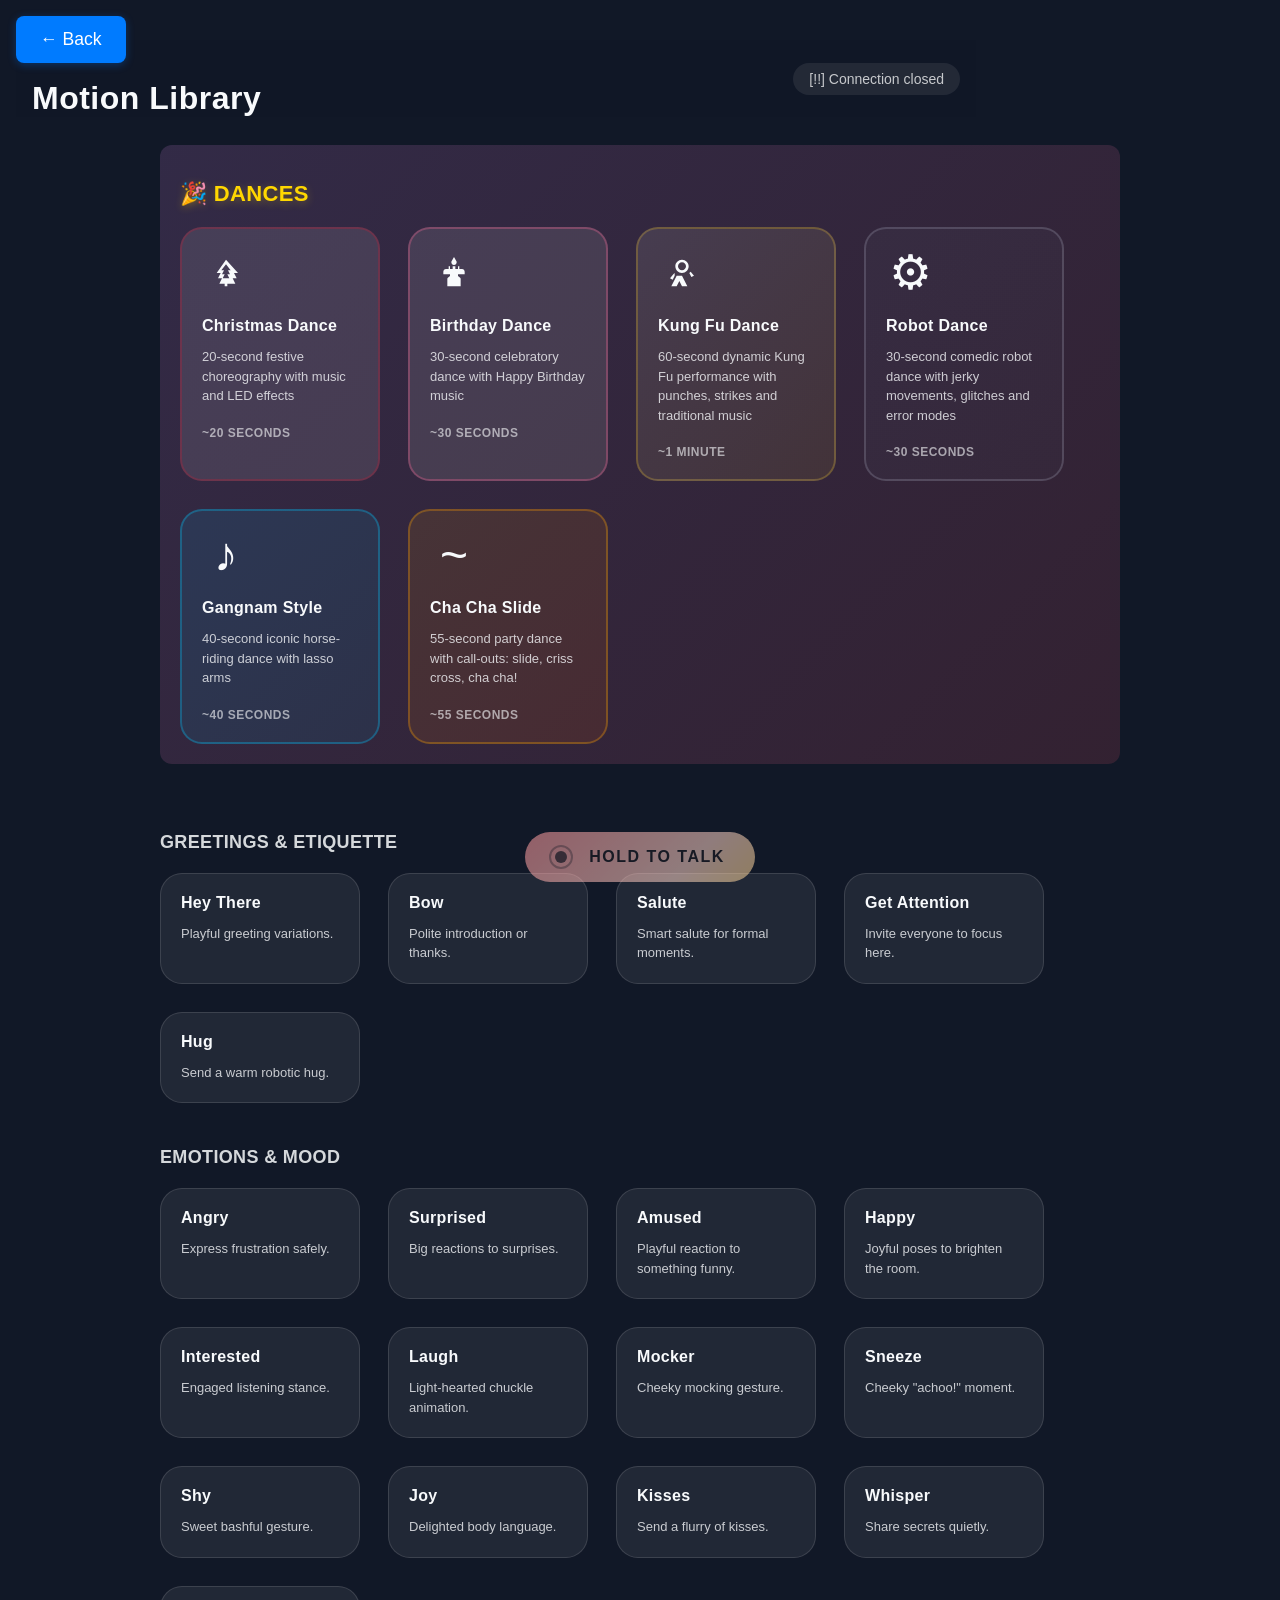
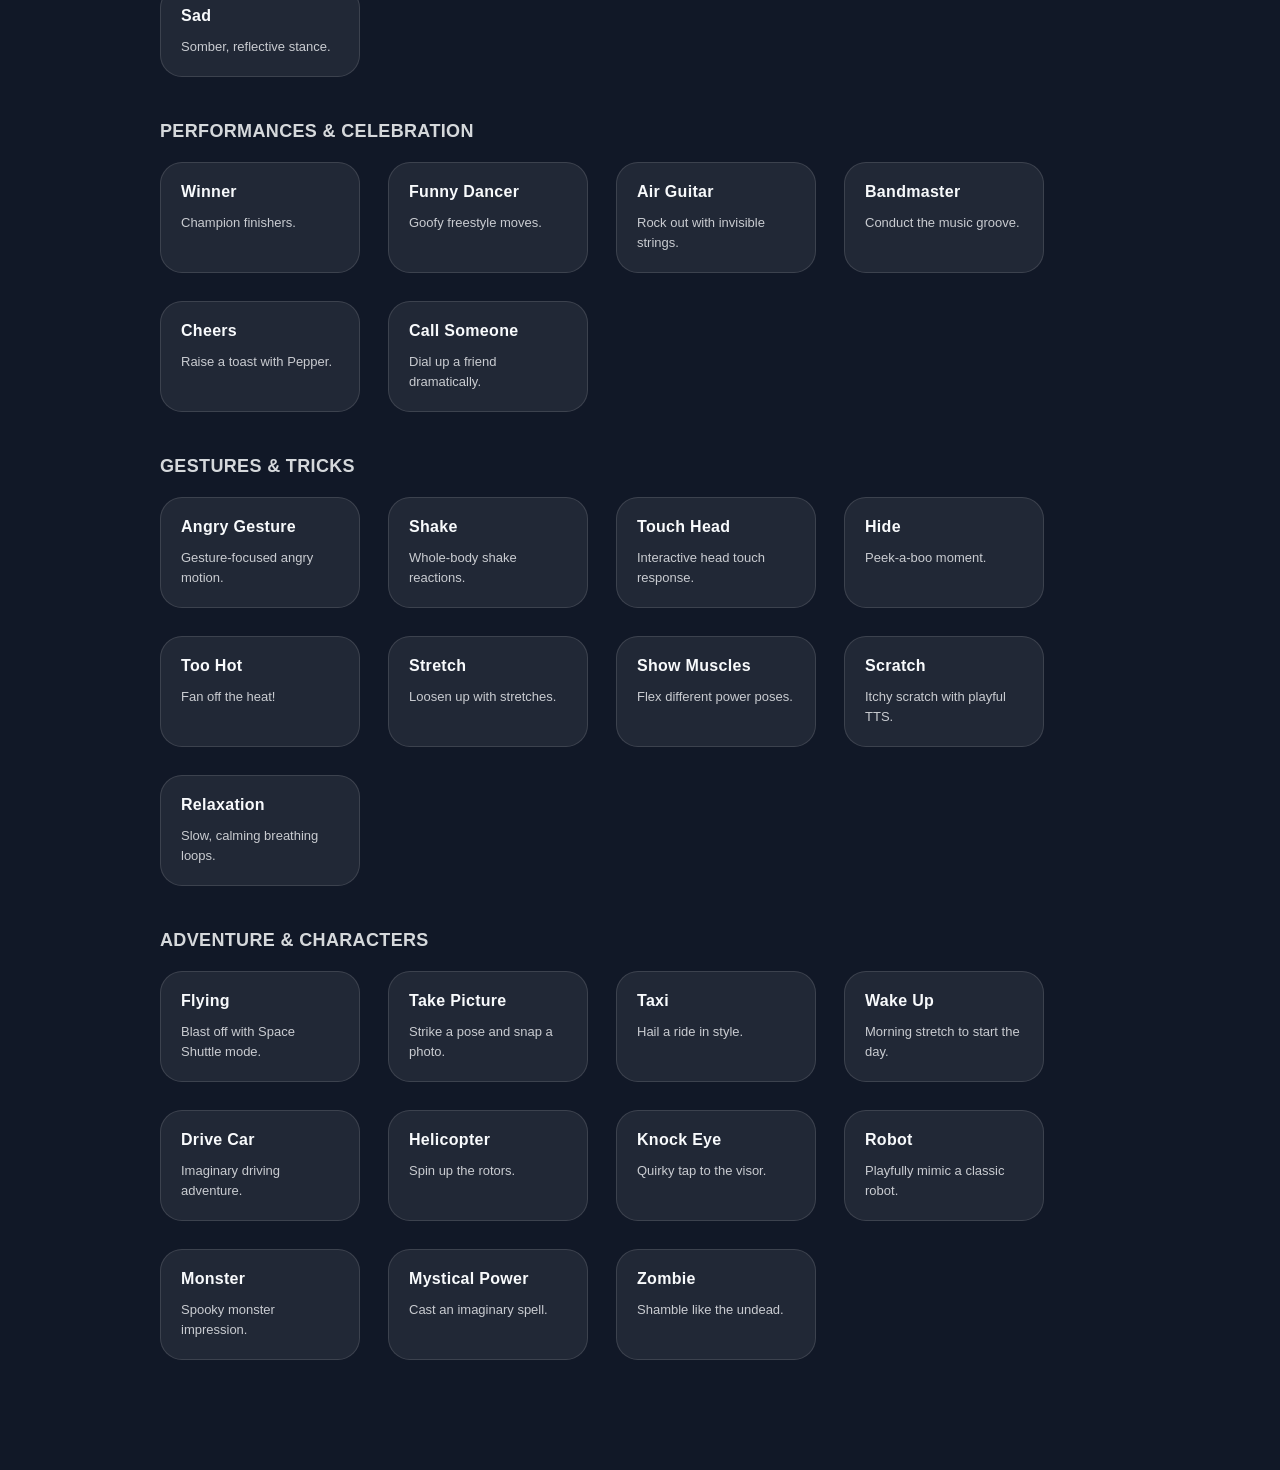
<file: frontend/motion.html>
<!DOCTYPE html>
<html lang="en">
  <head>
    <meta charset="utf-8">
    <title>Motion Library - Pepper Dashboard</title>
    <meta name="viewport" content="width=device-width, initial-scale=1">
    <link rel="stylesheet" href="css/style.css">
  </head>
  <body>
    <a href="index.html" class="back-button-fixed">← Back</a>
    <header>
      <h1 class="page-title" style="text-align: center; margin-top: 40px;">Motion Library</h1>
      <div class="status-pill" id="status-pill">[--] Connecting...</div>
    </header>

    <section class="panel active">

      <!-- Dances Category -->
      <div class="motion-category dances-category">
        <h3>🎉 Dances</h3>
        <div class="motion-grid">
          <button class="motion-card christmas-dance-card" type="button" data-dance="christmas" data-label="Christmas Dance">
            <div class="dance-icon"><svg viewBox="0 0 24 24" width="32" height="32"><path fill="currentColor" d="M12 2L5 12h3l-2 4h3l-2 4h12l-2-4h3l-2-4h3L12 2zm0 3.5L15.5 10h-2l1.5 3h-2l1.5 3h-5l1.5-3h-2l1.5-3h-2L12 5.5zM11 20v2h2v-2h-2z"/></svg></div>
            <strong>Christmas Dance</strong>
            <small>20-second festive choreography with music and LED effects</small>
            <div class="dance-duration">~20 seconds</div>
          </button>
          <button class="motion-card birthday-dance-card" type="button" data-dance="birthday" data-label="Birthday Dance">
            <div class="dance-icon"><svg viewBox="0 0 24 24" width="32" height="32"><path fill="currentColor" d="M12 6c1.1 0 2-.9 2-2 0-.4-.1-.7-.3-1L12 0l-1.7 3c-.2.3-.3.6-.3 1 0 1.1.9 2 2 2zm4.6 9.6L15 14.2V13c0-1.1-.9-2-2-2h-2c-1.1 0-2 .9-2 2v1.2l-1.6 1.4c-.3.2-.4.6-.4.9V22h10v-5.5c0-.3-.1-.7-.4-.9zM18 9h-2V7h-1v2h-2V7h-2v2H9V7H8v2H6c-1.1 0-2 .9-2 2v2h16v-2c0-1.1-.9-2-2-2z"/></svg></div>
            <strong>Birthday Dance</strong>
            <small>30-second celebratory dance with Happy Birthday music</small>
            <div class="dance-duration">~30 seconds</div>
          </button>
          <button class="motion-card kungfu-dance-card" type="button" data-dance="kungfu" data-label="Kung Fu Dance">
            <div class="dance-icon"><svg viewBox="0 0 24 24" width="32" height="32"><path fill="currentColor" d="M12 2C9.24 2 7 4.24 7 7s2.24 5 5 5 5-2.24 5-5-2.24-5-5-5zm0 8c-1.65 0-3-1.35-3-3s1.35-3 3-3 3 1.35 3 3-1.35 3-3 3zm-1 4H8l-4 8h4l2-4 2 4h4l-4-8h-1zm6.5-2l1.5 3 2-1-2.5-3-1 1zm-11 0l-1 1-2.5 3 2 1 1.5-3z"/></svg></div>
            <strong>Kung Fu Dance</strong>
            <small>60-second dynamic Kung Fu performance with punches, strikes and traditional music</small>
            <div class="dance-duration">~1 minute</div>
          </button>
          <button class="motion-card robot-dance-card" type="button" data-dance="robot" data-label="Robot Dance">
            <div class="dance-icon">⚙</div>
            <strong>Robot Dance</strong>
            <small>30-second comedic robot dance with jerky movements, glitches and error modes</small>
            <div class="dance-duration">~30 seconds</div>
          </button>
          <button class="motion-card gangnam-dance-card" type="button" data-dance="gangnam" data-label="Gangnam Style">
            <div class="dance-icon">♪</div>
            <strong>Gangnam Style</strong>
            <small>40-second iconic horse-riding dance with lasso arms</small>
            <div class="dance-duration">~40 seconds</div>
          </button>
          <button class="motion-card chacha-dance-card" type="button" data-dance="chacha" data-label="Cha Cha Slide">
            <div class="dance-icon">~</div>
            <strong>Cha Cha Slide</strong>
            <small>55-second party dance with call-outs: slide, criss cross, cha cha!</small>
            <div class="dance-duration">~55 seconds</div>
          </button>
        </div>
      </div>

      <div class="motion-category">
        <h3>Greetings &amp; Etiquette</h3>
        <div class="motion-grid">
          <button class="motion-card" type="button" data-motion="hey" data-label="Hey There">
            <strong>Hey There</strong>
            <small>Playful greeting variations.</small>
          </button>
          <button class="motion-card" type="button" data-motion="bow" data-label="Bow">
            <strong>Bow</strong>
            <small>Polite introduction or thanks.</small>
          </button>
          <button class="motion-card" type="button" data-motion="salute" data-label="Salute">
            <strong>Salute</strong>
            <small>Smart salute for formal moments.</small>
          </button>
          <button class="motion-card" type="button" data-motion="ask_attention" data-label="Get Attention">
            <strong>Get Attention</strong>
            <small>Invite everyone to focus here.</small>
          </button>
          <button class="motion-card" type="button" data-motion="hug" data-label="Hug">
            <strong>Hug</strong>
            <small>Send a warm robotic hug.</small>
          </button>
        </div>
      </div>

      <div class="motion-category">
        <h3>Emotions &amp; Mood</h3>
        <div class="motion-grid">
          <button class="motion-card" type="button" data-motion="angry" data-label="Angry">
            <strong>Angry</strong>
            <small>Express frustration safely.</small>
          </button>
          <button class="motion-card" type="button" data-motion="surprise" data-label="Surprised">
            <strong>Surprised</strong>
            <small>Big reactions to surprises.</small>
          </button>
          <button class="motion-card" type="button" data-motion="amused" data-label="Amused">
            <strong>Amused</strong>
            <small>Playful reaction to something funny.</small>
          </button>
          <button class="motion-card" type="button" data-motion="happy" data-label="Happy">
            <strong>Happy</strong>
            <small>Joyful poses to brighten the room.</small>
          </button>
          <button class="motion-card" type="button" data-motion="interested" data-label="Interested">
            <strong>Interested</strong>
            <small>Engaged listening stance.</small>
          </button>
          <button class="motion-card" type="button" data-motion="laugh" data-label="Laugh">
            <strong>Laugh</strong>
            <small>Light-hearted chuckle animation.</small>
          </button>
          <button class="motion-card" type="button" data-motion="mocker" data-label="Mocker">
            <strong>Mocker</strong>
            <small>Cheeky mocking gesture.</small>
          </button>
          <button class="motion-card" type="button" data-motion="sneeze" data-label="Sneeze">
            <strong>Sneeze</strong>
            <small>Cheeky "achoo!" moment.</small>
          </button>
          <button class="motion-card" type="button" data-motion="shy" data-label="Shy">
            <strong>Shy</strong>
            <small>Sweet bashful gesture.</small>
          </button>
          <button class="motion-card" type="button" data-motion="joy" data-label="Joy">
            <strong>Joy</strong>
            <small>Delighted body language.</small>
          </button>
          <button class="motion-card" type="button" data-motion="kisses" data-label="Kisses">
            <strong>Kisses</strong>
            <small>Send a flurry of kisses.</small>
          </button>
          <button class="motion-card" type="button" data-motion="whisper" data-label="Whisper">
            <strong>Whisper</strong>
            <small>Share secrets quietly.</small>
          </button>
          <button class="motion-card" type="button" data-motion="sad" data-label="Sad">
            <strong>Sad</strong>
            <small>Somber, reflective stance.</small>
          </button>
        </div>
      </div>

      <div class="motion-category">
        <h3>Performances &amp; Celebration</h3>
        <div class="motion-grid">
          <button class="motion-card" type="button" data-motion="winner" data-label="Winner">
            <strong>Winner</strong>
            <small>Champion finishers.</small>
          </button>
          <button class="motion-card" type="button" data-motion="funny_dancer" data-label="Funny Dancer">
            <strong>Funny Dancer</strong>
            <small>Goofy freestyle moves.</small>
          </button>
          <button class="motion-card" type="button" data-motion="air_guitar" data-label="Air Guitar">
            <strong>Air Guitar</strong>
            <small>Rock out with invisible strings.</small>
          </button>
          <button class="motion-card" type="button" data-motion="bandmaster" data-label="Bandmaster">
            <strong>Bandmaster</strong>
            <small>Conduct the music groove.</small>
          </button>
          <button class="motion-card" type="button" data-motion="drink" data-label="Cheers">
            <strong>Cheers</strong>
            <small>Raise a toast with Pepper.</small>
          </button>
          <button class="motion-card" type="button" data-motion="call_someone" data-label="Call Someone">
            <strong>Call Someone</strong>
            <small>Dial up a friend dramatically.</small>
          </button>
        </div>
      </div>

      <div class="motion-category">
        <h3>Gestures &amp; Tricks</h3>
        <div class="motion-grid">
          <button class="motion-card" type="button" data-motion="angry_gesture" data-label="Angry Gesture">
            <strong>Angry Gesture</strong>
            <small>Gesture-focused angry motion.</small>
          </button>
          <button class="motion-card" type="button" data-motion="shake" data-label="Shake">
            <strong>Shake</strong>
            <small>Whole-body shake reactions.</small>
          </button>
          <button class="motion-card" type="button" data-motion="touch_head" data-label="Touch Head">
            <strong>Touch Head</strong>
            <small>Interactive head touch response.</small>
          </button>
          <button class="motion-card" type="button" data-motion="hide" data-label="Hide">
            <strong>Hide</strong>
            <small>Peek-a-boo moment.</small>
          </button>
          <button class="motion-card" type="button" data-motion="hot" data-label="Too Hot">
            <strong>Too Hot</strong>
            <small>Fan off the heat!</small>
          </button>
          <button class="motion-card" type="button" data-motion="stretch" data-label="Stretch">
            <strong>Stretch</strong>
            <small>Loosen up with stretches.</small>
          </button>
          <button class="motion-card" type="button" data-motion="show_muscles" data-label="Show Muscles">
            <strong>Show Muscles</strong>
            <small>Flex different power poses.</small>
          </button>
          <button class="motion-card" type="button" data-motion="scratch" data-label="Scratch">
            <strong>Scratch</strong>
            <small>Itchy scratch with playful TTS.</small>
          </button>
          <button class="motion-card" type="button" data-motion="relaxation" data-label="Relaxation">
            <strong>Relaxation</strong>
            <small>Slow, calming breathing loops.</small>
          </button>
        </div>
      </div>

      <div class="motion-category">
        <h3>Adventure &amp; Characters</h3>
        <div class="motion-grid">
          <button class="motion-card" type="button" data-motion="flying" data-label="Flying">
            <strong>Flying</strong>
            <small>Blast off with Space Shuttle mode.</small>
          </button>
          <button class="motion-card" type="button" data-motion="take_picture" data-label="Take Picture">
            <strong>Take Picture</strong>
            <small>Strike a pose and snap a photo.</small>
          </button>
          <button class="motion-card" type="button" data-motion="taxi" data-label="Taxi">
            <strong>Taxi</strong>
            <small>Hail a ride in style.</small>
          </button>
          <button class="motion-card" type="button" data-motion="wake_up" data-label="Wake Up">
            <strong>Wake Up</strong>
            <small>Morning stretch to start the day.</small>
          </button>
          <button class="motion-card" type="button" data-motion="drive_car" data-label="Drive Car">
            <strong>Drive Car</strong>
            <small>Imaginary driving adventure.</small>
          </button>
          <button class="motion-card" type="button" data-motion="helicopter" data-label="Helicopter">
            <strong>Helicopter</strong>
            <small>Spin up the rotors.</small>
          </button>
          <button class="motion-card" type="button" data-motion="knock_eye" data-label="Knock Eye">
            <strong>Knock Eye</strong>
            <small>Quirky tap to the visor.</small>
          </button>
          <button class="motion-card" type="button" data-motion="robot" data-label="Robot">
            <strong>Robot</strong>
            <small>Playfully mimic a classic robot.</small>
          </button>
          <button class="motion-card" type="button" data-motion="monster" data-label="Monster">
            <strong>Monster</strong>
            <small>Spooky monster impression.</small>
          </button>
          <button class="motion-card" type="button" data-motion="mystical" data-label="Mystical Power">
            <strong>Mystical Power</strong>
            <small>Cast an imaginary spell.</small>
          </button>
          <button class="motion-card" type="button" data-motion="zombie" data-label="Zombie">
            <strong>Zombie</strong>
            <small>Shamble like the undead.</small>
          </button>
        </div>
      </div>
    </section>

    <div class="voice-bar">
      <button class="voice-button" id="voice-button">
        <span class="dot"></span>
        HOLD TO TALK
      </button>
    </div>

    <!-- Dance Status Popup -->
    <div class="dance-popup" id="dance-popup" style="display: none;">
      <div class="dance-popup-content">
        <div class="dance-popup-icon">💃</div>
        <h2 class="dance-popup-title" id="dance-popup-title">Performing Dance</h2>
        <p class="dance-popup-message" id="dance-popup-message">Please wait...</p>
        <button class="dance-stop-btn" id="dance-stop-btn">⏹ Stop Dance</button>
      </div>
    </div>

    <script src="js/motion.js?v=3"></script>
    <script src="js/dance-popup.js?v=5"></script>
  </body>
</html>
</file>
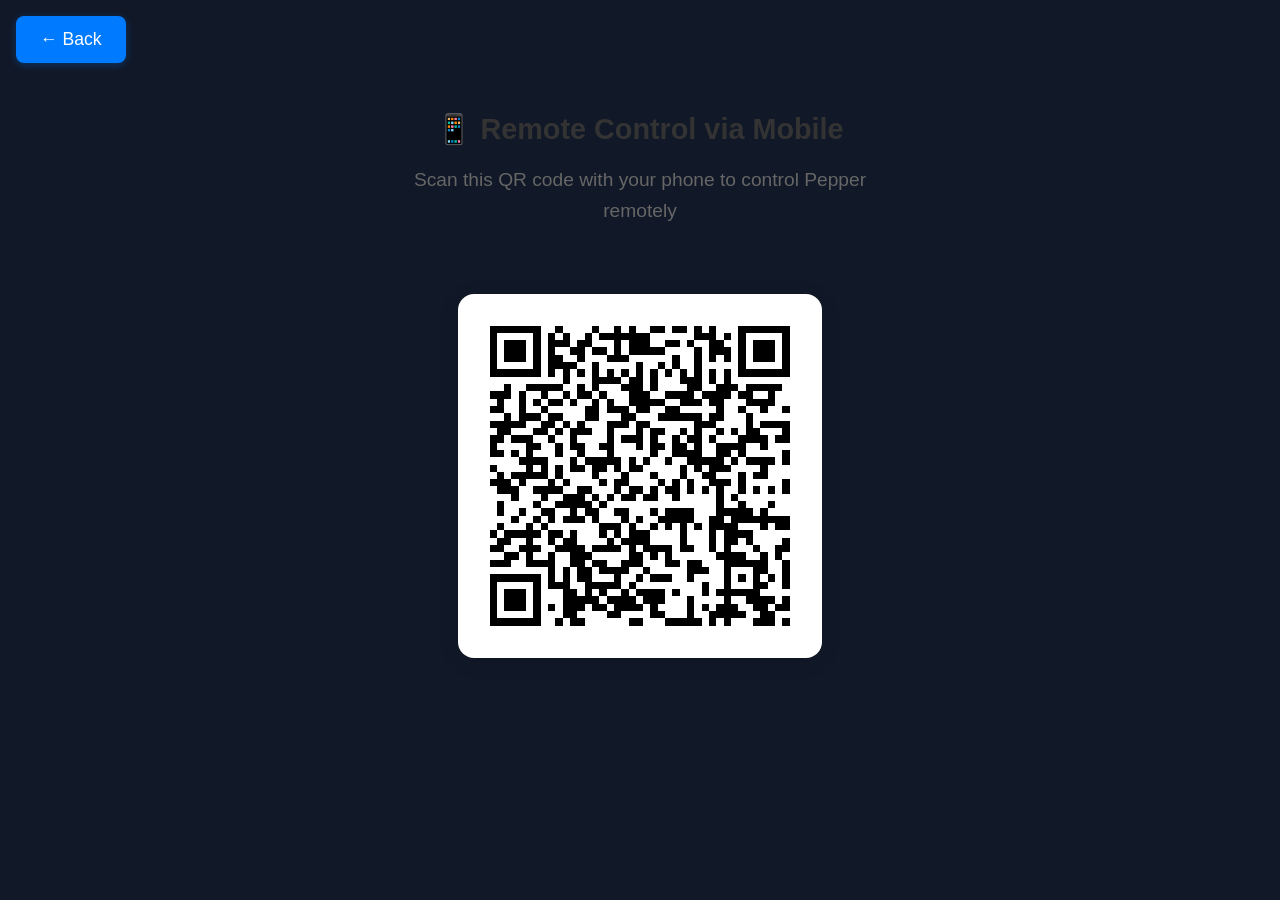
<file: frontend/remote.html>
<!DOCTYPE html>
<html lang="en">
  <head>
    <meta charset="utf-8">
    <title>Remote Control - Pepper</title>
    <meta name="viewport" content="width=device-width, initial-scale=1">
    <link rel="stylesheet" href="css/style.css">
    <style>
      .qr-container {
        display: flex;
        flex-direction: column;
        align-items: center;
        justify-content: center;
        min-height: 70vh;
        padding: 2rem;
        text-align: center;
      }

      .qr-code {
        background: white;
        padding: 2rem;
        border-radius: 1rem;
        box-shadow: 0 4px 20px rgba(0, 0, 0, 0.1);
        margin: 2rem 0;
      }

      .qr-code canvas {
        display: block;
        margin: 0 auto;
      }

      .qr-instructions {
        max-width: 500px;
        margin: 1rem auto;
      }

      .qr-instructions h2 {
        font-size: 1.8rem;
        margin-bottom: 1rem;
        color: #333;
      }

      .qr-instructions p {
        font-size: 1.2rem;
        color: #666;
        line-height: 1.6;
      }

      .qr-url {
        background: #f5f5f5;
        padding: 1rem;
        border-radius: 0.5rem;
        margin-top: 1.5rem;
        font-family: monospace;
        font-size: 1.1rem;
        word-break: break-all;
      }
    </style>
  </head>
  <body>
    <a href="index.html" class="back-button-fixed">← Back</a>

    <div class="qr-container">
      <div class="qr-instructions">
        <h2>📱 Remote Control via Mobile</h2>
        <p>Scan this QR code with your phone to control Pepper remotely</p>
      </div>

      <div class="qr-code" id="qr-code">
        <!-- QR code will be generated here -->
      </div>
    </div>

    <!-- QR Code generation library (local) -->
    <script src="js/qrcode.min.js"></script>
    <script src="js/remote.js"></script>
  </body>
</html>
</file>
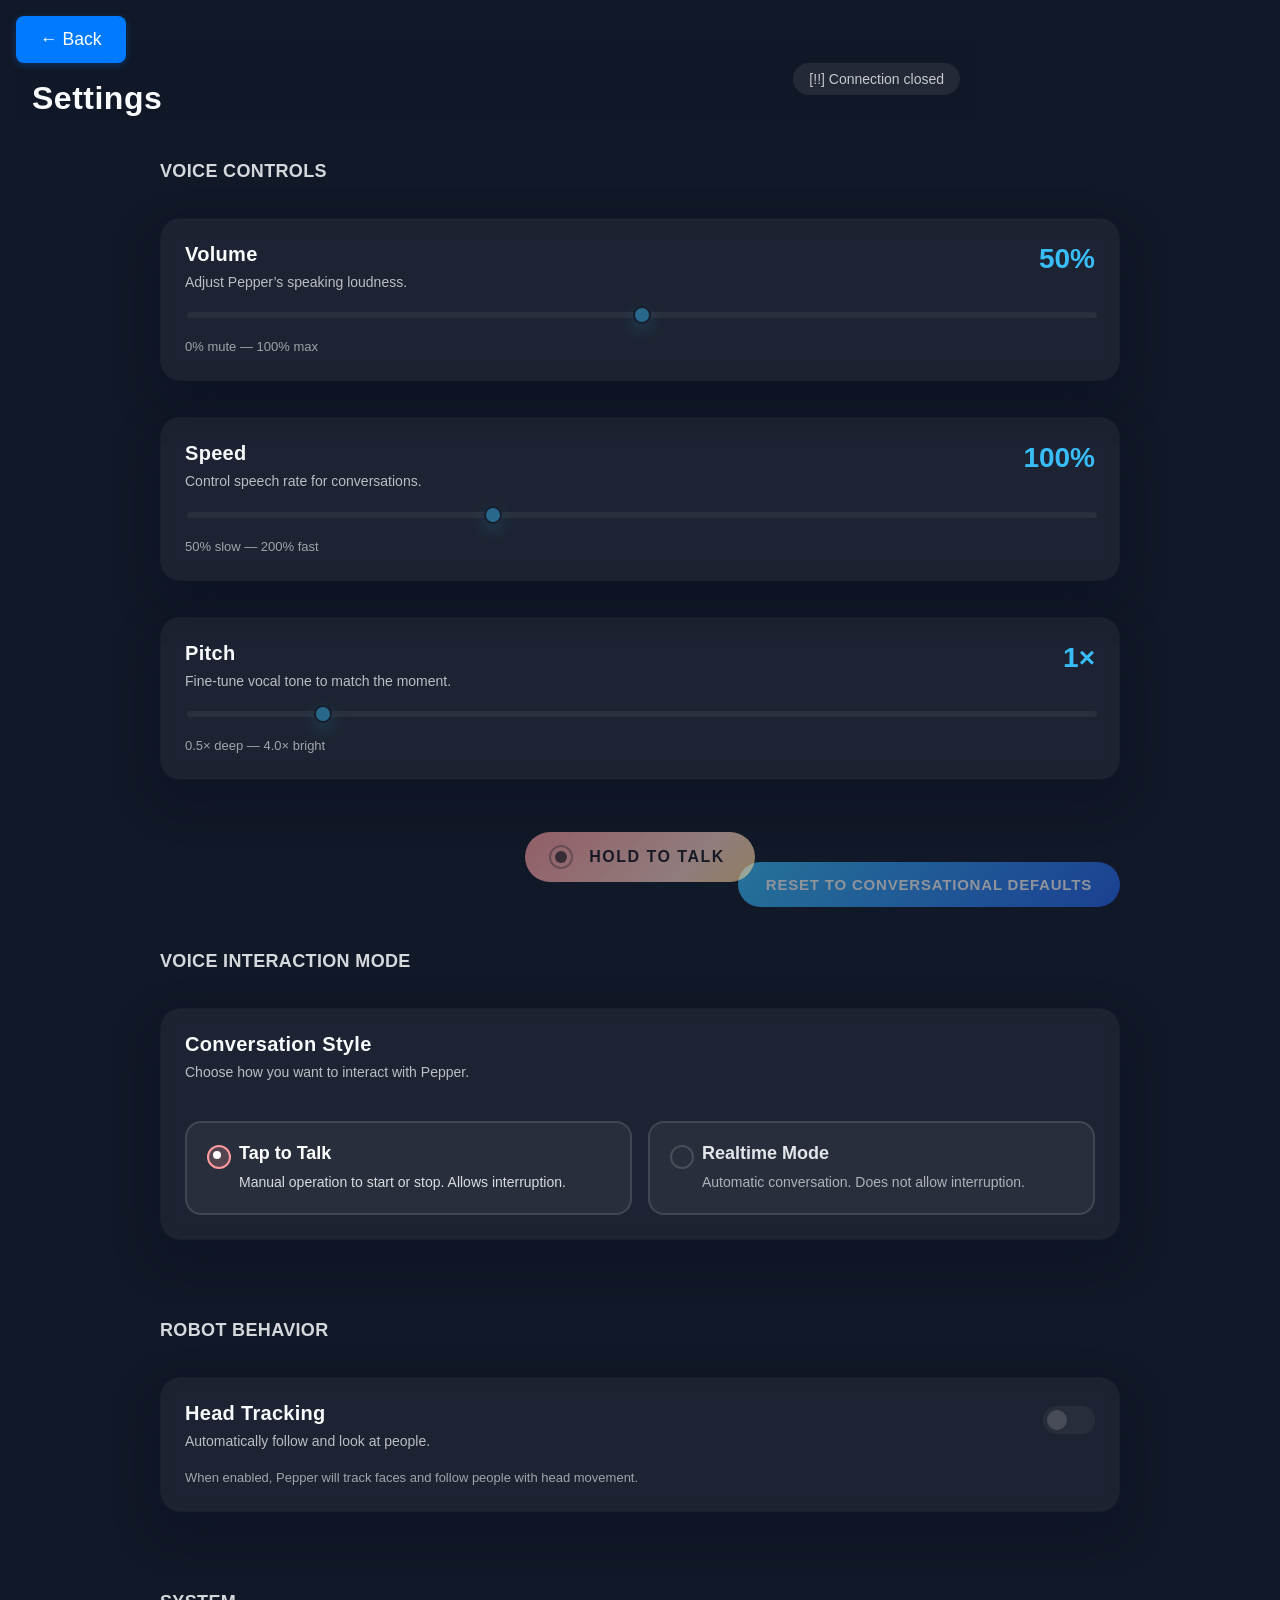
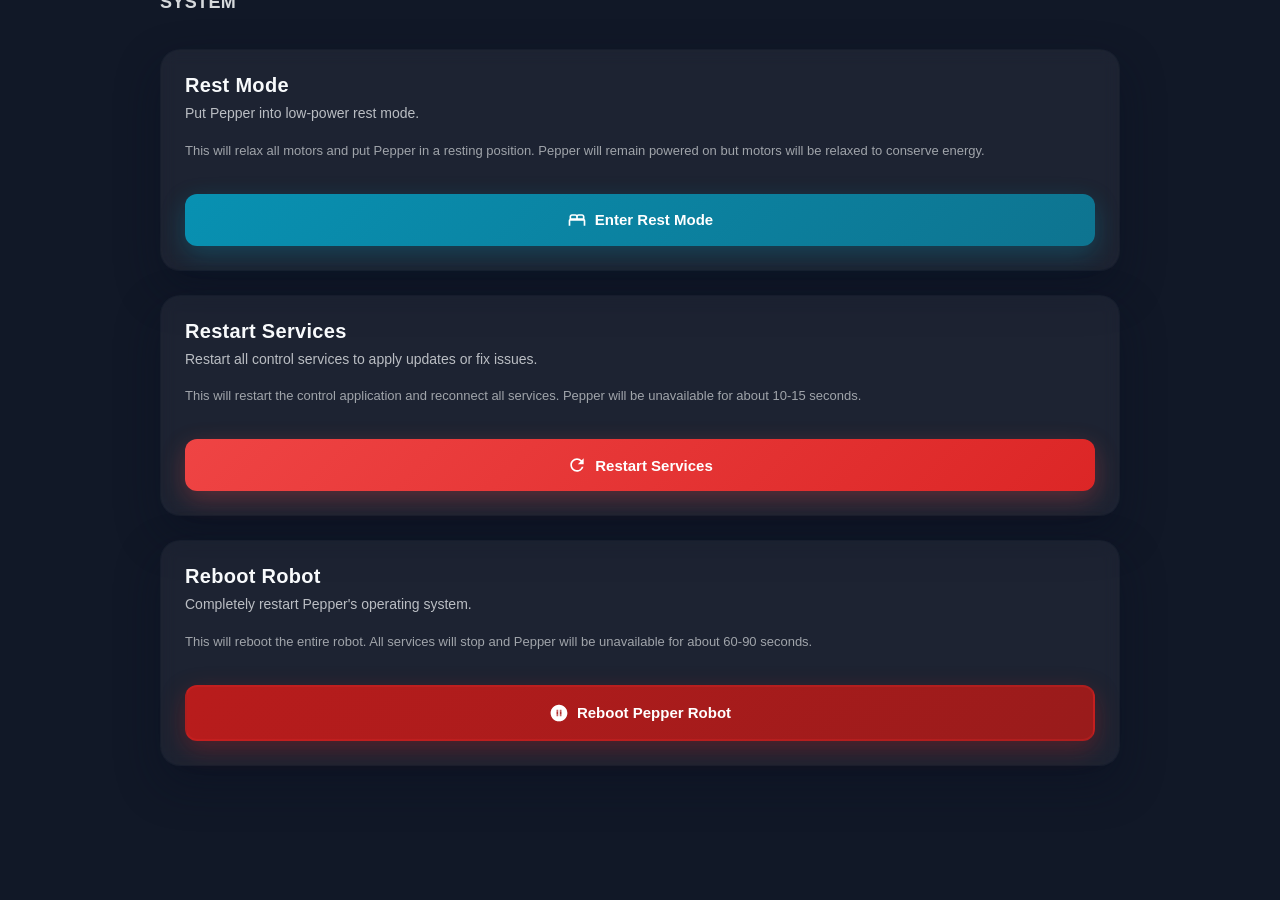
<file: frontend/settings.html>
<!DOCTYPE html>
<html lang="en">
  <head>
    <meta charset="utf-8">
    <title>Settings - Pepper Dashboard</title>
    <meta name="viewport" content="width=device-width, initial-scale=1">
    <link rel="stylesheet" href="css/style.css">
  </head>
  <body>
    <a href="index.html" class="back-button-fixed">← Back</a>
    <header>
      <h1 class="page-title" style="text-align: center; margin-top: 40px;">Settings</h1>
      <div class="status-pill" id="status-pill">[--] Connecting...</div>
    </header>

    <section class="panel active">

      <div class="motion-category">
        <h3>Voice Controls</h3>
        <div class="settings-grid" style="display: block;">
          <div class="settings-card" style="margin-bottom: 36px;">
            <div class="settings-card-heading">
              <div>
                <h4>Volume</h4>
                <p class="settings-card-subtitle">Adjust Pepper&rsquo;s speaking loudness.</p>
              </div>
              <span class="settings-value" id="volume-display">--%</span>
            </div>
            <input id="volume-slider" class="settings-slider" type="range" min="0" max="100" step="1" value="50" aria-label="Pepper voice volume">
            <div class="settings-hint">0% mute &mdash; 100% max</div>
          </div>

          <div class="settings-card" style="margin-bottom: 36px;">
            <div class="settings-card-heading">
              <div>
                <h4>Speed</h4>
                <p class="settings-card-subtitle">Control speech rate for conversations.</p>
              </div>
              <span class="settings-value" id="speed-display">--%</span>
            </div>
            <input id="speed-slider" class="settings-slider" type="range" min="50" max="200" step="1" value="100" aria-label="Pepper speech speed">
            <div class="settings-hint">50% slow &mdash; 200% fast</div>
          </div>

          <div class="settings-card" style="margin-bottom: 36px;">
            <div class="settings-card-heading">
              <div>
                <h4>Pitch</h4>
                <p class="settings-card-subtitle">Fine-tune vocal tone to match the moment.</p>
              </div>
              <span class="settings-value" id="pitch-display">--&times;</span>
            </div>
            <input id="pitch-slider" class="settings-slider" type="range" min="50" max="400" step="1" value="100" aria-label="Pepper speech pitch">
            <div class="settings-hint">0.5&times; deep &mdash; 4.0&times; bright</div>
          </div>
        </div>

        <div class="settings-actions">
          <button type="button" class="settings-button" id="voice-reset-button">
            Reset to Conversational Defaults
          </button>
        </div>
      </div>

      <div class="motion-category">
        <h3>Voice Interaction Mode</h3>
        <div class="settings-grid" style="display: block;">
          <div class="settings-card" style="margin-bottom: 36px;">
            <div class="settings-card-heading" style="margin-bottom: 20px;">
              <div>
                <h4>Conversation Style</h4>
                <p class="settings-card-subtitle">Choose how you want to interact with Pepper.</p>
              </div>
            </div>
            <div class="mode-selector">
              <div class="mode-option" id="mode-manual" data-mode="manual">
                <input type="radio" name="voice-mode" id="radio-manual" value="manual" checked>
                <label for="radio-manual">
                  <div class="mode-title">Tap to Talk</div>
                  <div class="mode-description">Manual operation to start or stop. Allows interruption.</div>
                </label>
              </div>
              <div class="mode-option" id="mode-realtime" data-mode="realtime">
                <input type="radio" name="voice-mode" id="radio-realtime" value="realtime">
                <label for="radio-realtime">
                  <div class="mode-title">Realtime Mode</div>
                  <div class="mode-description">Automatic conversation. Does not allow interruption.</div>
                </label>
              </div>
            </div>
          </div>
        </div>
      </div>

      <div class="motion-category">
        <h3>Robot Behavior</h3>
        <div class="settings-grid" style="display: block;">
          <div class="settings-card settings-card-toggle" style="margin-bottom: 36px;">
            <div class="settings-card-heading">
              <div>
                <h4>Head Tracking</h4>
                <p class="settings-card-subtitle">Automatically follow and look at people.</p>
              </div>
              <label class="toggle-switch">
                <input type="checkbox" id="head-tracking-toggle" aria-label="Enable head tracking">
                <span class="toggle-slider"></span>
              </label>
            </div>
            <div class="settings-hint">When enabled, Pepper will track faces and follow people with head movement.</div>
          </div>
        </div>
      </div>

      <div class="motion-category">
        <h3>System</h3>
        <div class="settings-grid" style="display: block;">
          <div class="settings-card" style="margin-bottom: 24px;">
            <div class="settings-card-heading">
              <div>
                <h4>Rest Mode</h4>
                <p class="settings-card-subtitle">Put Pepper into low-power rest mode.</p>
              </div>
            </div>
            <div class="settings-hint" style="margin-bottom: 16px;">This will relax all motors and put Pepper in a resting position. Pepper will remain powered on but motors will be relaxed to conserve energy.</div>
            <button type="button" class="rest-button" id="rest-button">
              <svg viewBox="0 0 24 24" focusable="false" aria-hidden="true" style="width: 20px; height: 20px; margin-right: 8px;">
                <path d="M21 10.78V8c0-1.65-1.35-3-3-3h-4c-.77 0-1.47.3-2 .78-.53-.48-1.23-.78-2-.78H6C4.35 5 3 6.35 3 8v2.78c-.61.55-1 1.34-1 2.22v6h2v-2h16v2h2v-6c0-.88-.39-1.67-1-2.22zM14 7h4c.55 0 1 .45 1 1v2h-6V8c0-.55.45-1 1-1zM5 8c0-.55.45-1 1-1h4c.55 0 1 .45 1 1v2H5V8zm-1 9v-4h16v4H4z"/>
              </svg>
              Enter Rest Mode
            </button>
          </div>
          <div class="settings-card" style="margin-bottom: 24px;">
            <div class="settings-card-heading">
              <div>
                <h4>Restart Services</h4>
                <p class="settings-card-subtitle">Restart all control services to apply updates or fix issues.</p>
              </div>
            </div>
            <div class="settings-hint" style="margin-bottom: 16px;">This will restart the control application and reconnect all services. Pepper will be unavailable for about 10-15 seconds.</div>
            <button type="button" class="restart-button" id="restart-button">
              <svg viewBox="0 0 24 24" focusable="false" aria-hidden="true" style="width: 20px; height: 20px; margin-right: 8px;">
                <path d="M17.65 6.35A7.958 7.958 0 0012 4c-4.42 0-7.99 3.58-7.99 8s3.57 8 7.99 8c3.73 0 6.84-2.55 7.73-6h-2.08A5.99 5.99 0 0112 18c-3.31 0-6-2.69-6-6s2.69-6 6-6c1.66 0 3.14.69 4.22 1.78L13 11h7V4l-2.35 2.35z"/>
              </svg>
              Restart Services
            </button>
          </div>
          <div class="settings-card" style="margin-bottom: 24px;">
            <div class="settings-card-heading">
              <div>
                <h4>Reboot Robot</h4>
                <p class="settings-card-subtitle">Completely restart Pepper's operating system.</p>
              </div>
            </div>
            <div class="settings-hint" style="margin-bottom: 16px;">This will reboot the entire robot. All services will stop and Pepper will be unavailable for about 60-90 seconds.</div>
            <button type="button" class="reboot-button" id="reboot-button">
              <svg viewBox="0 0 24 24" focusable="false" aria-hidden="true" style="width: 20px; height: 20px; margin-right: 8px;">
                <path d="M12 2C6.48 2 2 6.48 2 12s4.48 10 10 10 10-4.48 10-10S17.52 2 12 2zm-1 14H9V8h2v8zm4 0h-2V8h2v8z"/>
                <path d="M12 2C6.48 2 2 6.48 2 12s4.48 10 10 10 10-4.48 10-10S17.52 2 12 2zm5 11h-4v4h-2v-4H7v-2h4V7h2v4h4v2z" opacity="0.3"/>
              </svg>
              Reboot Pepper Robot
            </button>
          </div>
        </div>
      </div>
    </section>

    <div class="voice-bar">
      <button class="voice-button" id="voice-button">
        <span class="dot"></span>
        HOLD TO TALK
      </button>
    </div>
    <script src="js/pepper-utils.js"></script>
    <script src="js/settings.js"></script>
  </body>
</html>
</file>
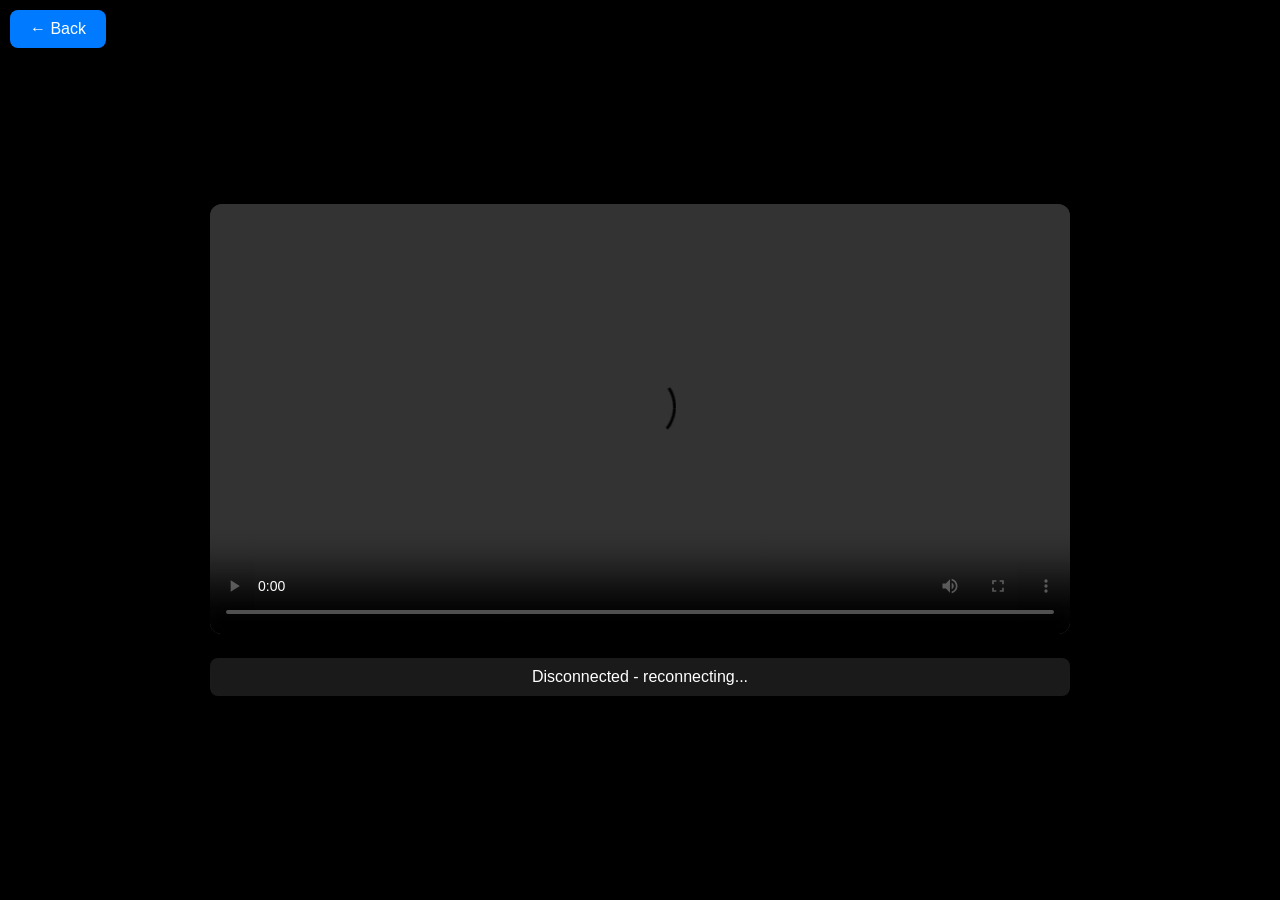
<file: frontend/video_player.html>
<!DOCTYPE html>
<html lang="en">
<head>
  <meta charset="utf-8">
  <title>Video Player - Pepper</title>
  <meta name="viewport" content="width=device-width, initial-scale=1">
  <style>
    * { box-sizing: border-box; margin: 0; padding: 0; }
    body {
      background: #000;
      color: #fff;
      font-family: sans-serif;
      min-height: 100vh;
      display: flex;
      flex-direction: column;
      align-items: center;
      justify-content: center;
    }
    .back-button {
      position: fixed;
      top: 10px;
      left: 10px;
      padding: 10px 20px;
      background: #007bff;
      color: white;
      text-decoration: none;
      border-radius: 8px;
      z-index: 1000;
    }
    .video-container {
      width: 100%;
      max-width: 900px;
      padding: 20px;
    }
    video {
      width: 100%;
      border-radius: 12px;
      background: #222;
    }
    .status {
      margin-top: 20px;
      padding: 10px 20px;
      background: rgba(255,255,255,0.1);
      border-radius: 8px;
      text-align: center;
    }
  </style>
</head>
<body>
  <a href="index.html" class="back-button">← Back</a>

  <div class="video-container">
    <video id="player" controls autoplay>
      <source id="videoSource" src="" type="video/mp4">
      Your browser does not support video playback.
    </video>
    <div class="status" id="status">Ready</div>
  </div>

  <script>
    (function() {
      var player = document.getElementById("player");
      var videoSource = document.getElementById("videoSource");
      var statusEl = document.getElementById("status");
      var ws;
      var reconnectDelay = 3000;

      function setStatus(msg) {
        if (statusEl) {
          statusEl.textContent = msg;
        }
      }

      function loadVideoFromSource(sourceUrl, videoId) {
        if (!sourceUrl) {
          setStatus("No video source provided");
          return;
        }

        // Cache-bust to ensure the tablet fetches fresh bytes
        var playLabel = videoId || sourceUrl;
        var cacheBuster = sourceUrl.indexOf("?") === -1 ? "?t=" + Date.now() : "&t=" + Date.now();
        videoSource.src = sourceUrl + cacheBuster;
        player.load();
        setStatus("Loading: " + playLabel);

        player.onloadeddata = function() {
          setStatus("Playing: " + playLabel);
        };

        player.onerror = function() {
          setStatus("Error loading video: " + playLabel);
        };
      }

      function handleSetVideo(data) {
        var videoId = data.video_id || null;
        var localUrl = data.local_url || (videoId ? ("/videos/" + videoId + ".mp4") : null);
        if (data.cached === false) {
          setStatus("Downloading video: " + (videoId || "pending"));
          return;
        }
        loadVideoFromSource(localUrl, videoId);
      }

      function connect() {
        try {
          var host = window.location.hostname || "198.18.0.1";
          ws = new WebSocket("ws://" + host + ":9001");

          ws.onopen = function() {
            setStatus("Connected - waiting for video");
          };

          ws.onmessage = function(evt) {
            try {
              var data = JSON.parse(evt.data);
              if (!data || !data.type) {
                return;
              }
              if (data.type === "video_download_started") {
                setStatus("Downloading video: " + (data.video_id || "pending"));
                return;
              }
              if (data.type === "video_download_failed") {
                setStatus("Download failed: " + (data.video_id || "unknown"));
                return;
              }
              if (data.type === "set_video") {
                handleSetVideo(data);
              }
            } catch(e) {
              console.log("Parse error:", e);
            }
          };

          ws.onclose = function() {
            setStatus("Disconnected - reconnecting...");
            setTimeout(connect, reconnectDelay);
          };

          ws.onerror = function(e) {
            console.log("WebSocket error:", e);
          };
        } catch(e) {
          console.log("Connection error:", e);
          setTimeout(connect, reconnectDelay);
        }
      }

      connect();
    })();
  </script>
</body>
</html>
</file>
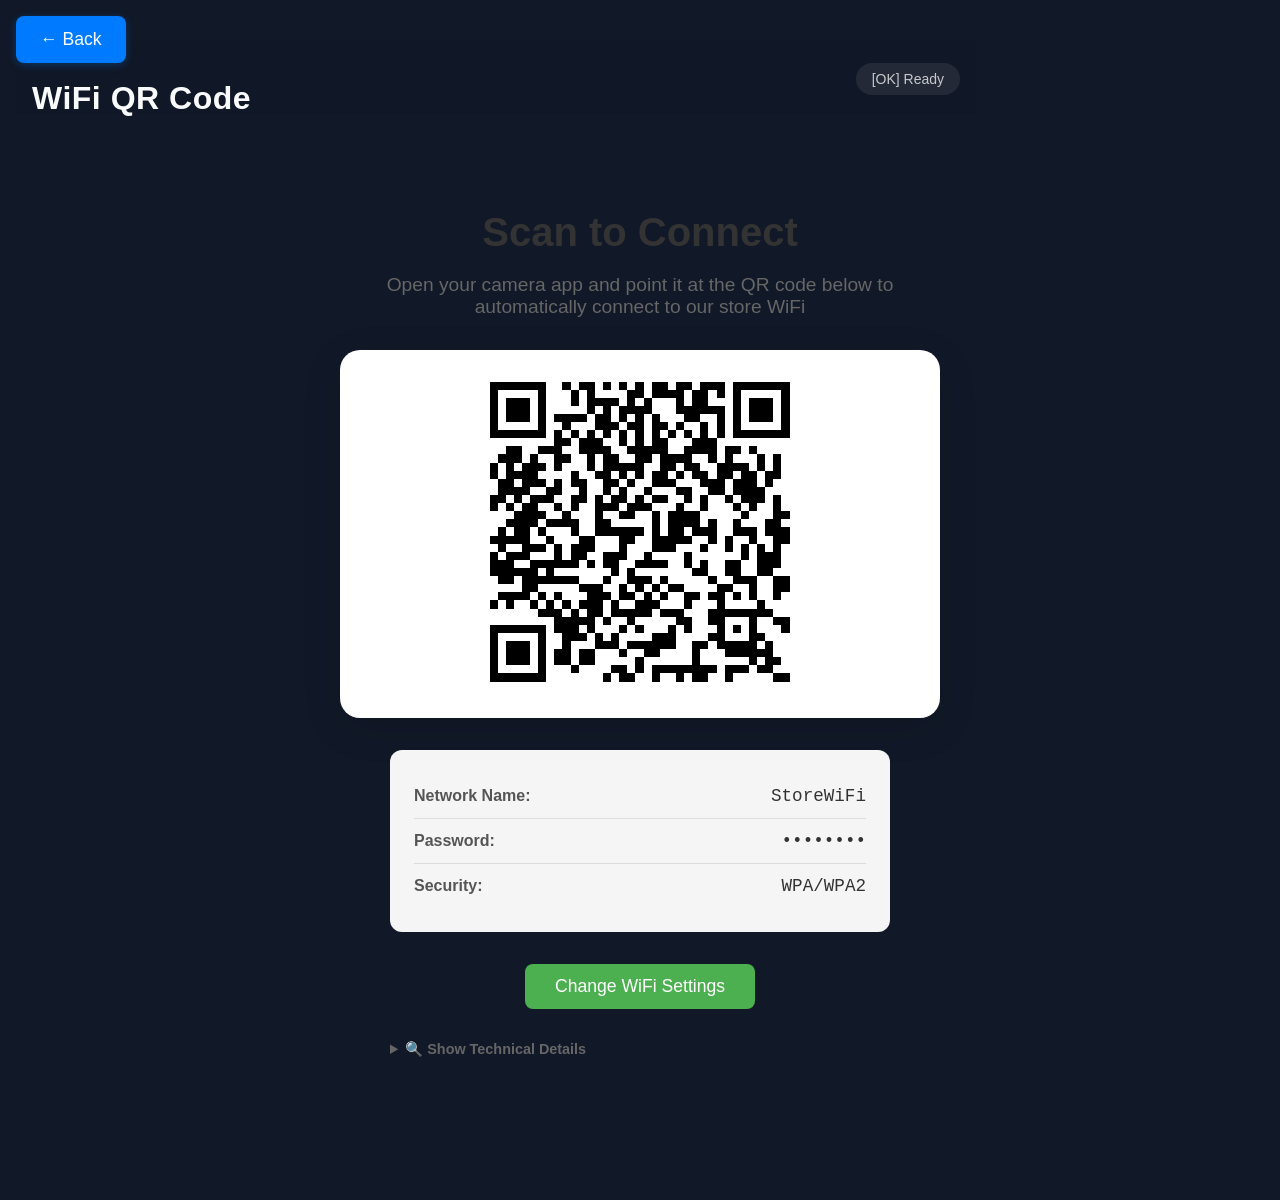
<file: frontend/wifi-qr.html>
<!DOCTYPE html>
<html lang="en">
<head>
  <meta charset="utf-8">
  <title>Connect to WiFi - Pepper</title>
  <meta name="viewport" content="width=device-width, initial-scale=1">
  <link rel="stylesheet" href="css/style.css">
  <style>
    .wifi-container {
      display: flex;
      flex-direction: column;
      align-items: center;
      justify-content: center;
      min-height: 80vh;
      padding: 2rem;
      text-align: center;
    }

    .wifi-title {
      font-size: 2.5rem;
      font-weight: bold;
      margin-bottom: 1rem;
      color: #333;
    }

    .wifi-instructions {
      font-size: 1.2rem;
      color: #666;
      margin-bottom: 2rem;
      max-width: 600px;
    }

    .qr-code-container {
      background: white;
      padding: 2rem;
      border-radius: 20px;
      box-shadow: 0 10px 40px rgba(0, 0, 0, 0.1);
      margin-bottom: 2rem;
    }

    #qrcode {
      display: inline-block;
    }

    .wifi-details {
      background: #f5f5f5;
      padding: 1.5rem;
      border-radius: 12px;
      max-width: 500px;
      margin: 0 auto 2rem;
    }

    .wifi-detail {
      display: flex;
      justify-content: space-between;
      align-items: center;
      padding: 0.75rem 0;
      border-bottom: 1px solid #ddd;
    }

    .wifi-detail:last-child {
      border-bottom: none;
    }

    .wifi-label {
      font-weight: bold;
      color: #555;
    }

    .wifi-value {
      color: #333;
      font-family: monospace;
      font-size: 1.1rem;
    }

    .edit-button {
      background: #4CAF50;
      color: white;
      border: none;
      padding: 12px 30px;
      border-radius: 8px;
      font-size: 1.1rem;
      cursor: pointer;
      transition: background 0.3s;
    }

    .edit-button:hover {
      background: #45a049;
    }

    .config-form {
      display: none;
      background: white;
      padding: 2rem;
      border-radius: 12px;
      box-shadow: 0 5px 20px rgba(0, 0, 0, 0.1);
      max-width: 500px;
      margin: 0 auto;
    }

    .config-form.active {
      display: block;
    }

    .form-group {
      margin-bottom: 1.5rem;
      text-align: left;
    }

    .form-group label {
      display: block;
      font-weight: bold;
      margin-bottom: 0.5rem;
      color: #333;
    }

    .form-group input,
    .form-group select {
      width: 100%;
      padding: 12px;
      border: 2px solid #ddd;
      border-radius: 8px;
      font-size: 1rem;
      box-sizing: border-box;
    }

    .form-group input:focus,
    .form-group select:focus {
      outline: none;
      border-color: #4CAF50;
    }

    .form-buttons {
      display: flex;
      gap: 1rem;
      justify-content: center;
    }

    .btn {
      padding: 12px 30px;
      border: none;
      border-radius: 8px;
      font-size: 1.1rem;
      cursor: pointer;
      transition: all 0.3s;
    }

    .btn-primary {
      background: #4CAF50;
      color: white;
    }

    .btn-primary:hover {
      background: #45a049;
    }

    .btn-secondary {
      background: #f0f0f0;
      color: #333;
    }

    .btn-secondary:hover {
      background: #e0e0e0;
    }

  </style>
</head>
<body>
  <a href="index.html" class="back-button-fixed">← Back</a>
  <header>
    <h1 class="page-title" style="margin-top: 40px;">WiFi QR Code</h1>
    <div class="header-right">
      <div class="status-pill" id="status-pill">[OK] Ready</div>
    </div>
  </header>

  <div class="wifi-container">
    <div id="display-section">
      <h2 class="wifi-title">Scan to Connect</h2>
      <p class="wifi-instructions">
        Open your camera app and point it at the QR code below to automatically connect to our store WiFi
      </p>

      <div class="qr-code-container">
        <div id="qrcode"></div>
      </div>

      <div class="wifi-details">
        <div class="wifi-detail">
          <span class="wifi-label">Network Name:</span>
          <span class="wifi-value" id="display-ssid">StoreWiFi</span>
        </div>
        <div class="wifi-detail">
          <span class="wifi-label">Password:</span>
          <span class="wifi-value" id="display-password">••••••••</span>
        </div>
        <div class="wifi-detail">
          <span class="wifi-label">Security:</span>
          <span class="wifi-value" id="display-security">WPA/WPA2</span>
        </div>
      </div>

      <button class="edit-button" onclick="showConfigForm()">Change WiFi Settings</button>

      <details style="margin: 2rem auto 0; max-width: 500px; text-align: left;">
        <summary style="cursor: pointer; font-weight: bold; color: #666; font-size: 0.9rem;">🔍 Show Technical Details</summary>
        <pre id="wifi-string-display" style="margin-top: 0.5rem; padding: 0.75rem; background: #f5f5f5; border: 1px solid #ddd; border-radius: 4px; overflow-x: auto; font-size: 0.8rem; color: #333;"></pre>
      </details>
    </div>

    <div class="config-form" id="config-form">
      <h3 style="margin-bottom: 1.5rem;">Configure WiFi</h3>

      <div class="form-group">
        <label for="ssid">Network Name (SSID)</label>
        <input type="text" id="ssid" placeholder="Enter WiFi name" value="StoreWiFi">
      </div>

      <div class="form-group">
        <label for="password">Password</label>
        <input type="text" id="password" placeholder="Enter WiFi password" value="">
      </div>

      <div class="form-group">
        <label for="security">Security Type</label>
        <select id="security">
          <option value="WPA">WPA/WPA2</option>
          <option value="WEP">WEP</option>
          <option value="">Open (No Password)</option>
        </select>
      </div>

      <div class="form-buttons">
        <button class="btn btn-primary" onclick="generateQRCode()">Generate QR Code</button>
        <button class="btn btn-secondary" onclick="hideConfigForm()">Cancel</button>
      </div>
    </div>

  </div>

  <script src="js/qrcode.min.js"></script>
  <script>
    // Load saved WiFi config from localStorage
    function loadConfig() {
      const saved = localStorage.getItem('wifiConfig');
      if (saved) {
        try {
          return JSON.parse(saved);
        } catch (e) {
          console.error('Failed to parse saved config:', e);
        }
      }
      return {
        ssid: 'StoreWiFi',
        password: 'password123',
        security: 'WPA'
      };
    }

    // Save WiFi config to localStorage
    function saveConfig(config) {
      localStorage.setItem('wifiConfig', JSON.stringify(config));
    }

    // Generate WiFi QR code string
    function getWiFiString(ssid, password, security) {
      // Escape special characters according to WiFi QR code spec
      // Need to escape: \ ; , " :
      function escapeWiFi(str) {
        return str
          .replace(/\\/g, '\\\\')  // Backslash first
          .replace(/;/g, '\\;')
          .replace(/,/g, '\\,')
          .replace(/"/g, '\\"')
          .replace(/:/g, '\\:');
      }

      var escapedSsid = escapeWiFi(ssid);
      var escapedPassword = escapeWiFi(password);

      // Format: WIFI:T:<type>;S:<ssid>;P:<password>;H:<hidden>;;
      // Security type should be WPA, WEP, or empty (nopass)
      var secType = security || 'nopass';

      return 'WIFI:T:' + secType + ';S:' + escapedSsid + ';P:' + escapedPassword + ';;';
    }

    // Generate and display QR code using Google Charts API
    function generateQRCode() {
      const ssid = document.getElementById('ssid').value.trim();
      const password = document.getElementById('password').value;
      const security = document.getElementById('security').value;

      console.log('Generating QR code for:', { ssid, password, security });

      if (!ssid) {
        alert('Please enter a network name (SSID)');
        return;
      }

      if (security !== '' && !password) {
        alert('Please enter a password for secured network');
        return;
      }

      // Save configuration
      saveConfig({ ssid: ssid, password: password, security: security });

      // Update display
      document.getElementById('display-ssid').textContent = ssid;
      document.getElementById('display-password').textContent = password ? '••••••••' : 'None';
      document.getElementById('display-security').textContent =
        security === 'WPA' ? 'WPA/WPA2' :
        security === 'WEP' ? 'WEP' :
        'Open (No Password)';

      // Generate QR code
      const wifiString = getWiFiString(ssid, password, security);
      console.log('WiFi string:', wifiString);

      // Display the WiFi string for debugging
      const wifiStringDisplay = document.getElementById('wifi-string-display');
      if (wifiStringDisplay) {
        wifiStringDisplay.textContent = wifiString;
      }

      const qrcodeElement = document.getElementById('qrcode');
      qrcodeElement.innerHTML = ''; // Clear previous QR code

      try {
        // Generate QR code using qrcode.js library (works offline!)
        new QRCode(qrcodeElement, {
          text: wifiString,
          width: 300,
          height: 300,
          colorDark: '#000000',
          colorLight: '#ffffff',
          correctLevel: QRCode.CorrectLevel.H  // High error correction for better scanning
        });

        console.log('QR code generated successfully');
        console.log('Try scanning this WiFi string with your phone:');
        console.log(wifiString);
      } catch (err) {
        console.error('Failed to generate QR code:', err);
        qrcodeElement.innerHTML = '<p style="color: red;">Failed to generate QR code: ' + err.message + '</p>';
      }

      // Hide form, show display
      hideConfigForm();
    }

    function showConfigForm() {
      // Load current config into form
      const config = loadConfig();
      document.getElementById('ssid').value = config.ssid;
      document.getElementById('password').value = config.password;
      document.getElementById('security').value = config.security;

      // Show form
      document.getElementById('display-section').style.display = 'none';
      document.getElementById('config-form').classList.add('active');
    }

    function hideConfigForm() {
      document.getElementById('config-form').classList.remove('active');
      document.getElementById('display-section').style.display = 'block';
    }

    // Initialize on page load
    window.addEventListener('DOMContentLoaded', function() {
      const config = loadConfig();
      document.getElementById('ssid').value = config.ssid;
      document.getElementById('password').value = config.password;
      document.getElementById('security').value = config.security;

      // Generate initial QR code
      generateQRCode();
    });
  </script>
</body>
</html>
</file>
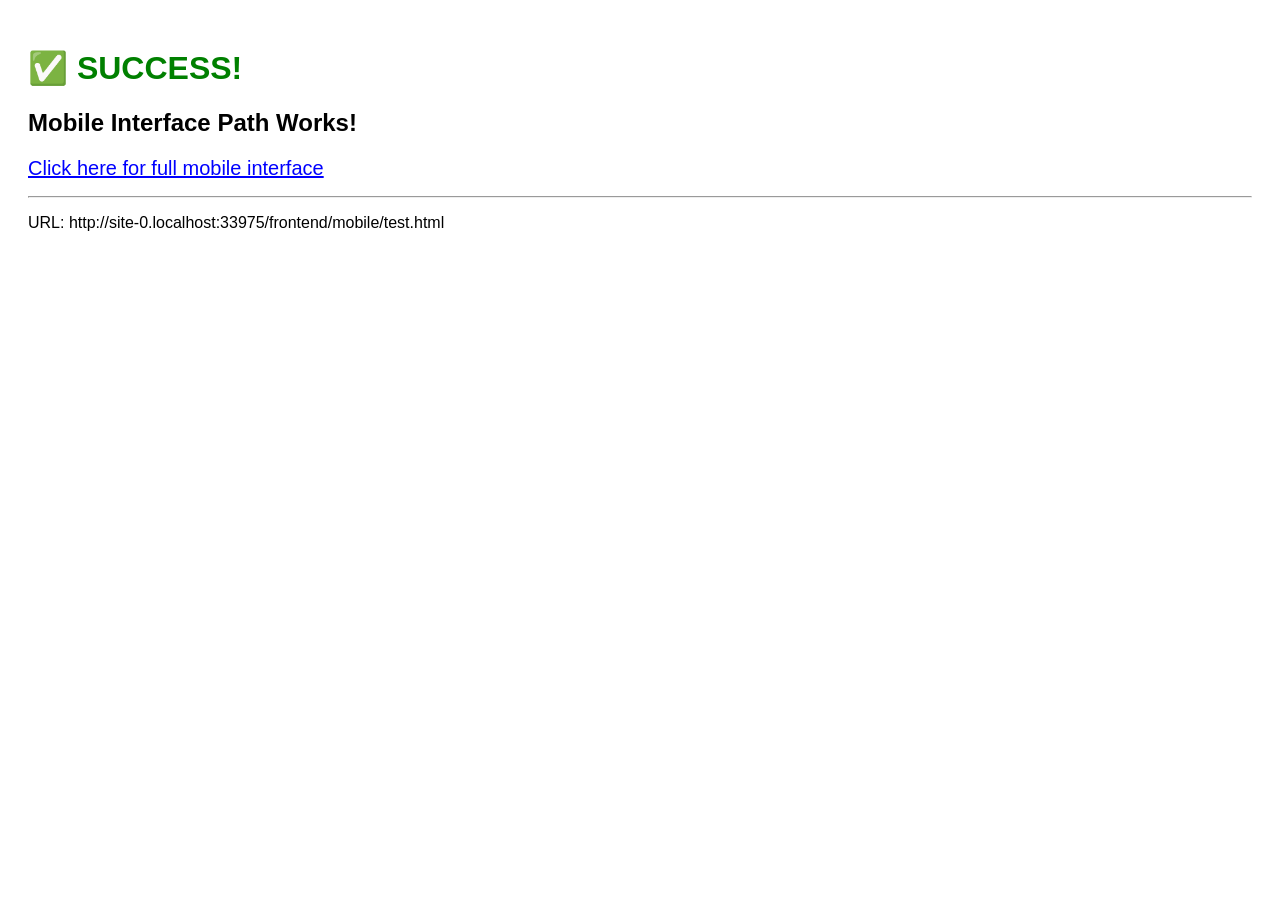
<file: frontend/mobile/test.html>
<!DOCTYPE html>
<html>
<head>
    <meta charset="utf-8">
    <title>Mobile Test</title>
</head>
<body style="padding: 20px; font-family: sans-serif; background: white;">
    <h1 style="color: green;">✅ SUCCESS!</h1>
    <h2>Mobile Interface Path Works!</h2>
    <p><a href="index.html" style="font-size: 20px; color: blue;">Click here for full mobile interface</a></p>
    <hr>
    <p>URL: <script>document.write(window.location.href);</script></p>
</body>
</html>
</file>
<file: frontend/css/style.css>
* {
  box-sizing: border-box;
}

body {
  margin: 0;
  min-height: 100vh;
  font-family: "Segoe UI", Arial, sans-serif;
  background: #111827;
  color: #f8fafc;
  display: flex;
  flex-direction: column;
  align-items: center;
  padding: 40px 16px 110px;
}

header {
  width: 100%;
  max-width: 960px;
  margin-bottom: 28px;
  display: flex;
  align-items: center;
  justify-content: space-between;
  position: sticky;
  top: 16px;
  z-index: 100;
  align-self: stretch;
  padding: 0 16px;
  background: rgba(17, 24, 39, 0.92);
  backdrop-filter: blur(6px);
}

h1 {
  margin: 0;
  font-size: 32px;
  font-weight: 700;
  letter-spacing: 0.5px;
}

.header-right {
  display: flex;
  align-items: center;
  gap: 12px;
}

.battery-indicator {
  display: flex;
  align-items: center;
  gap: 8px;
  padding: 6px 12px;
  border-radius: 999px;
  background: rgba(255, 255, 255, 0.08);
  font-size: 13px;
  font-weight: 600;
}

.battery-icon {
  display: flex;
  align-items: center;
  gap: 1px;
}

.battery-shell {
  position: relative;
  width: 24px;
  height: 12px;
  border: 2px solid rgba(255, 255, 255, 0.5);
  border-radius: 3px;
  overflow: hidden;
  background: rgba(0, 0, 0, 0.3);
}

.battery-fill {
  position: absolute;
  left: 0;
  top: 0;
  height: 100%;
  width: 0%;
  background: #00cc66;
  transition: width 0.3s ease, background 0.3s ease;
}

.battery-tip {
  width: 2px;
  height: 6px;
  background: rgba(255, 255, 255, 0.5);
  border-radius: 0 2px 2px 0;
}

.battery-percentage {
  color: rgba(255, 255, 255, 0.9);
  min-width: 36px;
  text-align: right;
}

.status-pill {
  display: inline-flex;
  align-items: center;
  padding: 8px 16px;
  border-radius: 999px;
  background: rgba(255, 255, 255, 0.08);
  color: rgba(255, 255, 255, 0.75);
  font-size: 14px;
}

.grid {
  width: 100%;
  max-width: 960px;
  display: flex;
  flex-wrap: wrap;
  justify-content: flex-start;
  gap: 24px;
}

.hidden {
  display: none !important;
}

.panel {
  width: 100%;
  max-width: 960px;
  display: none;
  flex-direction: column;
  align-items: stretch;
  gap: 28px;
}

.panel.active {
  display: flex;
}

.camera-actions {
  width: 100%;
  max-width: 640px;
  margin: 0 auto;
  display: flex;
  flex-direction: column;
  gap: 12px;
}

.camera-button {
  width: 100%;
  padding: 20px;
  font-size: 18px;
  font-weight: bold;
  background: linear-gradient(135deg, #667eea 0%, #764ba2 100%);
  color: white;
  border: none;
  border-radius: 12px;
  cursor: pointer;
  transition: all 0.2s;
  display: block;
  box-shadow: 0 8px 20px rgba(102, 126, 234, 0.35);
}

.camera-button:hover {
  transform: translateY(-2px);
  box-shadow: 0 12px 28px rgba(102, 126, 234, 0.45);
}

.camera-button:active {
  transform: translateY(0);
}

.camera-button:disabled {
  opacity: 0.5;
  cursor: not-allowed;
  transform: none;
  box-shadow: none;
}

.camera-button.secondary {
  background: linear-gradient(135deg, #38bdf8 0%, #0ea5e9 100%);
}

.camera-button.secondary.active {
  background: linear-gradient(135deg, #22c55e 0%, #16a34a 100%);
  box-shadow: 0 12px 28px rgba(34, 197, 94, 0.45);
}

.camera-info {
  text-align: center;
  color: rgba(248, 250, 252, 0.6);
  font-size: 14px;
  margin-top: 10px;
}

.panel-header {
  display: flex;
  align-items: flex-start;
  margin: 6px 0 8px;
}

.panel-title {
  margin: 0;
  font-size: 26px;
  font-weight: 600;
  letter-spacing: 0.4px;
}

.back-button {
  appearance: none;
  background: none;
  border: none;
  color: rgba(248, 250, 252, 0.82);
  cursor: pointer;
  padding: 6px 0;
  font-size: 15px;
  font-weight: 500;
  letter-spacing: 0.4px;
  display: inline-flex;
  align-items: center;
  gap: 8px;
  transition: color 0.18s ease;
}

.back-button:hover {
  color: #fff;
}

.back-button:focus {
  outline: none;
  text-decoration: underline;
}

.back-button svg {
  width: 16px;
  height: 16px;
  fill: currentColor;
}

.motion-hint {
  margin: 0;
  font-size: 14px;
  color: rgba(248, 250, 252, 0.72);
  line-height: 1.6;
}

.motion-grid {
  display: -webkit-box;
  display: -ms-flexbox;
  display: flex;
  -webkit-box-orient: horizontal;
  -webkit-box-direction: normal;
  -ms-flex-flow: row wrap;
  flex-flow: row wrap;
  margin: -14px;
}

.motion-category {
  display: flex;
  flex-direction: column;
  gap: 14px;
}

.motion-category h3 {
  margin: 16px 0 6px;
  font-size: 18px;
  font-weight: 600;
  letter-spacing: 0.35px;
  color: rgba(248, 250, 252, 0.85);
  text-transform: uppercase;
}

.motion-card {
  display: flex;
  flex-direction: column;
  align-items: flex-start;
  gap: 12px;
  padding: 20px;
  border-radius: 22px;
  border: 1px solid rgba(255, 255, 255, 0.12);
  background: rgba(255, 255, 255, 0.07);
  color: inherit;
  cursor: pointer;
  transition: transform 0.18s ease, box-shadow 0.18s ease, background 0.18s ease;
  text-align: left;
  -webkit-box-flex: 0;
  -ms-flex: 0 1 200px;
  flex: 0 1 200px;
  min-width: 180px;
  max-width: 220px;
  margin: 14px;
}

.motion-card strong {
  font-size: 16px;
  font-weight: 600;
  letter-spacing: 0.3px;
}

.motion-card small {
  font-size: 13px;
  color: rgba(248, 250, 252, 0.78);
  line-height: 1.5;
}

.motion-card:hover {
  transform: translateY(-4px);
  box-shadow: 0 18px 38px rgba(0, 0, 0, 0.32);
  background: rgba(255, 255, 255, 0.12);
}

.motion-card:focus {
  outline: none;
  box-shadow: 0 0 0 2px rgba(255, 255, 255, 0.32);
}

.motion-card:active,
.motion-card.triggered {
  transform: translateY(0);
  background: rgba(255, 255, 255, 0.16);
}

.motion-card.disabled {
  opacity: 0.45;
  pointer-events: none;
  box-shadow: none;
  transform: none;
}

/* Dance Category Styles */
.dances-category {
  background: linear-gradient(135deg, rgba(240, 147, 251, 0.15) 0%, rgba(245, 87, 108, 0.15) 100%);
  border-radius: 12px;
  padding: 20px;
  margin-bottom: 24px;
}

.dances-category h3 {
  color: #ffd700;
  text-shadow: 0 2px 8px rgba(255, 215, 0, 0.3);
  font-size: 22px;
}

.dance-icon {
  font-size: 48px;
  line-height: 1;
  margin-bottom: 8px;
  width: 48px;
  height: 48px;
  display: flex;
  align-items: center;
  justify-content: center;
}

.dance-icon svg {
  width: 32px;
  height: 32px;
  fill: currentColor;
}

.dance-duration {
  margin-top: 8px;
  font-size: 12px;
  color: rgba(248, 250, 252, 0.6);
  font-weight: 600;
  text-transform: uppercase;
  letter-spacing: 0.5px;
}

/* Base dance card styles - consistent sizing for all dance cards */
.dances-category .motion-card {
  flex: 0 1 200px;
  min-width: 200px;
  max-width: 200px;
  width: 200px;
}

.christmas-dance-card {
  background: linear-gradient(135deg, rgba(255, 255, 255, 0.1) 0%, rgba(255, 245, 245, 0.1) 100%);
  border: 2px solid rgba(196, 30, 58, 0.3);
}

.christmas-dance-card:hover {
  background: linear-gradient(135deg, rgba(255, 255, 255, 0.15) 0%, rgba(255, 245, 245, 0.15) 100%);
  border-color: rgba(196, 30, 58, 0.5);
  box-shadow: 0 18px 38px rgba(196, 30, 58, 0.2);
}

.birthday-dance-card {
  background: linear-gradient(135deg, rgba(255, 255, 255, 0.1) 0%, rgba(255, 249, 240, 0.1) 100%);
  border: 2px solid rgba(255, 107, 157, 0.3);
}

.birthday-dance-card:hover {
  background: linear-gradient(135deg, rgba(255, 255, 255, 0.15) 0%, rgba(255, 249, 240, 0.15) 100%);
  border-color: rgba(255, 107, 157, 0.5);
  box-shadow: 0 18px 38px rgba(255, 107, 157, 0.2);
}

.kungfu-dance-card {
  background: linear-gradient(135deg, rgba(255, 248, 237, 0.1) 0%, rgba(212, 175, 55, 0.1) 100%);
  border: 2px solid rgba(212, 175, 55, 0.3);
}

.kungfu-dance-card:hover {
  background: linear-gradient(135deg, rgba(255, 248, 237, 0.15) 0%, rgba(212, 175, 55, 0.15) 100%);
  border-color: rgba(212, 175, 55, 0.5);
  box-shadow: 0 18px 38px rgba(212, 175, 55, 0.2);
}

.robot-dance-card {
  background: linear-gradient(135deg, rgba(100, 100, 120, 0.1) 0%, rgba(80, 80, 100, 0.1) 100%);
  border: 2px solid rgba(150, 150, 170, 0.3);
}

.robot-dance-card:hover {
  background: linear-gradient(135deg, rgba(100, 100, 120, 0.15) 0%, rgba(80, 80, 100, 0.15) 100%);
  border-color: rgba(150, 150, 170, 0.5);
  box-shadow: 0 18px 38px rgba(150, 150, 170, 0.2);
}

.gangnam-dance-card {
  background: linear-gradient(135deg, rgba(0, 200, 255, 0.1) 0%, rgba(0, 150, 200, 0.1) 100%);
  border: 2px solid rgba(0, 200, 255, 0.3);
}

.gangnam-dance-card:hover {
  background: linear-gradient(135deg, rgba(0, 200, 255, 0.15) 0%, rgba(0, 150, 200, 0.15) 100%);
  border-color: rgba(0, 200, 255, 0.5);
  box-shadow: 0 18px 38px rgba(0, 200, 255, 0.2);
}

.chacha-dance-card {
  background: linear-gradient(135deg, rgba(255, 165, 0, 0.1) 0%, rgba(255, 100, 0, 0.1) 100%);
  border: 2px solid rgba(255, 165, 0, 0.3);
}

.chacha-dance-card:hover {
  background: linear-gradient(135deg, rgba(255, 165, 0, 0.15) 0%, rgba(255, 100, 0, 0.15) 100%);
  border-color: rgba(255, 165, 0, 0.5);
  box-shadow: 0 18px 38px rgba(255, 165, 0, 0.2);
}

.app-icon {
  width: 160px;
  height: 160px;
  border-radius: 28px;
  background: rgba(255, 255, 255, 0.08);
  border: 1px solid rgba(255, 255, 255, 0.18);
  box-shadow: 0 14px 35px rgba(0, 0, 0, 0.25);
  margin: 8px;
  display: flex;
  flex-direction: column;
  align-items: center;
  justify-content: center;
  text-decoration: none;
  color: inherit;
  transition: transform 0.2s ease, box-shadow 0.2s ease;
  text-align: center;
  padding: 16px;
}

.app-icon:active,
.app-icon:hover {
  transform: translateY(-6px);
  box-shadow: 0 18px 40px rgba(0, 0, 0, 0.35);
}

.app-icon span {
  display: inline-flex;
  width: 64px;
  height: 64px;
  border-radius: 50%;
  align-items: center;
  justify-content: center;
  font-size: 30px;
  margin-bottom: 12px;
  background: rgba(255, 255, 255, 0.08);
}
.app-icon span.icon {
  font-size: 0;
}
.app-icon span.icon svg {
  width: 32px;
  height: 32px;
  fill: currentColor;
}

.app-icon strong {
  font-size: 16px;
  font-weight: 600;
}

.app-icon small {
  display: block;
  margin-top: 6px;
  font-size: 13px;
  color: rgba(248, 250, 252, 0.75);
  line-height: 1.4;
}

/* Voice Mode Selection */
.voice-mode-section {
  width: 100%;
  max-width: 960px;
  margin: 32px 0 16px;
  padding: 0 16px;
}

.mode-selector {
  display: flex;
  gap: 0;
  flex-wrap: wrap;
  margin: -8px;
}

.mode-option {
  flex: 1;
  min-width: 280px;
  background: rgba(255, 255, 255, 0.05);
  border: 2px solid rgba(255, 255, 255, 0.12);
  border-radius: 16px;
  padding: 20px;
  margin: 8px;
  cursor: pointer;
  transition: all 0.2s ease;
  position: relative;
}

.mode-option:hover {
  background: rgba(255, 255, 255, 0.08);
  border-color: rgba(255, 255, 255, 0.2);
  transform: translateY(-2px);
}

.mode-option input[type="radio"] {
  position: absolute;
  opacity: 0;
  pointer-events: none;
}

.mode-option input[type="radio"]:checked + label {
  color: #fff;
}

.mode-option input[type="radio"]:checked ~ label::before {
  opacity: 1;
}

.mode-option[data-mode="manual"] input[type="radio"]:checked ~ * {
  border-color: rgba(255, 154, 158, 0.5);
}

.mode-option[data-mode="manual"] input[type="radio"]:checked {
  & + label + * {
    background: linear-gradient(135deg, rgba(255, 154, 158, 0.15) 0%, rgba(250, 208, 196, 0.15) 100%);
  }
}

.mode-option[data-mode="realtime"] input[type="radio"]:checked ~ * {
  border-color: rgba(102, 126, 234, 0.5);
}

.mode-option[data-mode="realtime"] input[type="radio"]:checked {
  & + label + * {
    background: linear-gradient(135deg, rgba(102, 126, 234, 0.15) 0%, rgba(118, 75, 162, 0.15) 100%);
  }
}

.mode-option label {
  display: block;
  cursor: pointer;
  position: relative;
  padding-left: 32px;
}

.mode-option label::before {
  content: "";
  position: absolute;
  left: 0;
  top: 2px;
  width: 20px;
  height: 20px;
  border: 2px solid rgba(255, 255, 255, 0.3);
  border-radius: 50%;
  background: transparent;
  transition: all 0.2s ease;
  opacity: 0.5;
}

.mode-option label::after {
  content: "";
  position: absolute;
  left: 6px;
  top: 8px;
  width: 8px;
  height: 8px;
  border-radius: 50%;
  background: #fff;
  opacity: 0;
  transform: scale(0);
  transition: all 0.2s ease;
}

.mode-option input[type="radio"]:checked + label::after {
  opacity: 1;
  transform: scale(1);
}

.mode-option[data-mode="manual"] input[type="radio"]:checked + label::before {
  border-color: #ff9a9e;
  background: rgba(255, 154, 158, 0.2);
}

.mode-option[data-mode="realtime"] input[type="radio"]:checked + label::before {
  border-color: #667eea;
  background: rgba(102, 126, 234, 0.2);
}

.mode-title {
  font-size: 18px;
  font-weight: 600;
  margin-bottom: 8px;
  color: rgba(248, 250, 252, 0.9);
  transition: color 0.2s ease;
}

.mode-option input[type="radio"]:checked + label .mode-title {
  color: #fff;
}

.mode-description {
  font-size: 14px;
  line-height: 1.5;
  color: rgba(248, 250, 252, 0.65);
  transition: color 0.2s ease;
}

.mode-option input[type="radio"]:checked + label .mode-description {
  color: rgba(248, 250, 252, 0.85);
}

@media (max-width: 768px) {
  .voice-mode-section {
    margin: 24px 0 12px;
  }

  .mode-option {
    min-width: 100%;
  }
}

.voice-bar {
  position: fixed;
  left: 0;
  right: 0;
  bottom: 0;
  padding: 18px;
  display: flex;
  justify-content: center;
  pointer-events: none;
}

.voice-button {
  pointer-events: auto;
  display: inline-flex;
  align-items: center;
  gap: 12px;
  background: linear-gradient(135deg, #ff9a9e 0%, #fad0c4 70%, #fad390 100%);
  border: none;
  border-radius: 999px;
  padding: 16px 30px;
  margin: 0 8px;
  color: #1e1e24;
  font-size: 16px;
  font-weight: 600;
  letter-spacing: 1.5px;
  text-transform: uppercase;
  box-shadow: 0 18px 45px rgba(255, 149, 0, 0.35);
  transition: all 0.3s ease;
  cursor: pointer;
}

.voice-button.realtime-button {
  background: linear-gradient(135deg, #667eea 0%, #764ba2 100%);
  box-shadow: 0 18px 45px rgba(102, 126, 234, 0.35);
}

.voice-button.realtime-button.active {
  background: linear-gradient(135deg, #4338ca 0%, #5b21b6 100%);
  box-shadow: 0 22px 55px rgba(67, 56, 202, 0.6), 0 0 0 0 rgba(102, 126, 234, 0.7);
  animation: pulse-realtime 1.5s ease-in-out infinite;
}

@keyframes pulse-realtime {
  0%, 100% {
    box-shadow: 0 22px 55px rgba(67, 56, 202, 0.6), 0 0 0 0 rgba(102, 126, 234, 0.7);
  }
  50% {
    box-shadow: 0 22px 55px rgba(67, 56, 202, 0.6), 0 0 0 20px rgba(102, 126, 234, 0);
  }
}

.voice-button.active {
  background: linear-gradient(135deg, #ff3b3b 0%, #ff1744 50%, #d50000 100%);
  color: #ffffff;
  box-shadow: 0 22px 55px rgba(213, 0, 0, 0.6), 0 0 0 0 rgba(255, 59, 59, 0.7);
  animation: pulse-recording 1.5s ease-in-out infinite;
}

@keyframes pulse-recording {
  0%, 100% {
    box-shadow: 0 22px 55px rgba(213, 0, 0, 0.6), 0 0 0 0 rgba(255, 59, 59, 0.7);
  }
  50% {
    box-shadow: 0 22px 55px rgba(213, 0, 0, 0.6), 0 0 0 20px rgba(255, 59, 59, 0);
  }
}

.voice-button:active {
  transform: scale(0.96);
}

.voice-button.disabled {
  opacity: 0.55;
  box-shadow: none;
  cursor: not-allowed;
}

.voice-button .dot {
  width: 12px;
  height: 12px;
  border-radius: 50%;
  background: rgba(30, 30, 36, 0.75);
  position: relative;
  margin-right: 10px;
  transition: all 0.3s ease;
}

.voice-button.active .dot {
  background: #ffffff;
  animation: pulse-dot 1.5s ease-in-out infinite;
}

@keyframes pulse-dot {
  0%, 100% {
    transform: scale(1);
  }
  50% {
    transform: scale(1.3);
  }
}

.voice-button .dot::after {
  content: "";
  position: absolute;
  top: -6px;
  left: -6px;
  right: -6px;
  bottom: -6px;
  border-radius: 50%;
  border: 2px solid rgba(30, 30, 36, 0.35);
  transition: all 0.3s ease;
}

.voice-button.active .dot::after {
  border-color: rgba(255, 255, 255, 0.5);
}

@media (max-width: 768px) {
  header {
    justify-content: space-between;
    align-items: center;
    padding: 0 12px;
  }

  .grid {
    gap: 18px;
  }

  .panel {
    gap: 18px;
  }

  .panel-header {
    justify-content: flex-start;
    margin: 8px 0 6px;
  }

  .motion-grid {
    margin: -10px;
  }

  .motion-category {
    gap: 16px;
  }

  .motion-category h3 {
    margin: 12px 0 6px;
    font-size: 16px;
  }

  .motion-card {
    -ms-flex: 0 1 150px;
    flex: 0 1 150px;
    min-width: 140px;
    max-width: 180px;
    margin: 10px;
  }

  /* Dance cards responsive - maintain consistent sizing */
  .dances-category .motion-card {
    flex: 0 1 150px;
    min-width: 150px;
    max-width: 150px;
    width: 150px;
  }

  .app-icon {
    width: 140px;
    height: 140px;
    border-radius: 24px;
  }

  .voice-button {
    width: calc(100% - 32px);
    justify-content: center;
  }
}

/* Action Modal */
.action-modal {
  display: none;
  position: fixed;
  top: 0;
  left: 0;
  right: 0;
  bottom: 0;
  background: rgba(0, 0, 0, 0.75);
  backdrop-filter: blur(8px);
  z-index: 1000;
  align-items: center;
  justify-content: center;
  animation: fadeIn 0.2s ease;
}

.action-modal.active {
  display: flex;
}

@keyframes fadeIn {
  from {
    opacity: 0;
  }
  to {
    opacity: 1;
  }
}

@keyframes slideUp {
  from {
    transform: translateY(20px);
    opacity: 0;
  }
  to {
    transform: translateY(0);
    opacity: 1;
  }
}

.action-modal-content {
  background: #1f2937;
  border-radius: 24px;
  border: 1px solid rgba(255, 255, 255, 0.15);
  box-shadow: 0 25px 60px rgba(0, 0, 0, 0.5);
  width: 90%;
  max-width: 420px;
  overflow: hidden;
  animation: slideUp 0.3s ease;
}

.action-modal-header {
  padding: 24px 28px 18px;
  border-bottom: 1px solid rgba(255, 255, 255, 0.1);
}

.action-modal-header h2 {
  margin: 0;
  font-size: 22px;
  font-weight: 600;
  color: #f8fafc;
  letter-spacing: 0.4px;
}

.action-modal-body {
  padding: 32px 28px;
  display: flex;
  flex-direction: column;
  align-items: center;
  gap: 20px;
  min-height: 140px;
}

.action-spinner {
  width: 56px;
  height: 56px;
  border: 4px solid rgba(255, 255, 255, 0.1);
  border-top-color: #ff9a9e;
  border-radius: 50%;
  animation: spin 0.8s linear infinite;
}

@keyframes spin {
  to {
    transform: rotate(360deg);
  }
}

.action-modal-body p {
  margin: 0;
  font-size: 16px;
  color: rgba(248, 250, 252, 0.85);
  text-align: center;
  line-height: 1.5;
}

.action-modal-footer {
  padding: 18px 28px 24px;
  display: flex;
  justify-content: center;
}

.action-stop-button {
  display: inline-flex;
  align-items: center;
  gap: 10px;
  background: linear-gradient(135deg, #ef4444 0%, #dc2626 100%);
  border: none;
  border-radius: 999px;
  padding: 14px 28px;
  color: #fff;
  font-size: 15px;
  font-weight: 600;
  letter-spacing: 1.2px;
  text-transform: uppercase;
  cursor: pointer;
  box-shadow: 0 12px 30px rgba(239, 68, 68, 0.35);
  transition: transform 0.15s ease, box-shadow 0.15s ease;
}

.action-stop-button:hover {
  transform: translateY(-2px);
  box-shadow: 0 16px 38px rgba(239, 68, 68, 0.45);
}

.action-stop-button:active {
  transform: translateY(0);
  box-shadow: 0 8px 22px rgba(239, 68, 68, 0.3);
}

.action-stop-button svg {
  flex-shrink: 0;
}

.settings-grid {
  width: 100%;
  display: grid;
  grid-template-columns: 1fr;
  gap: 36px;
  margin-top: 16px;
}

.settings-card {
  display: flex;
  flex-direction: column;
  gap: 18px;
  padding: 24px;
  border-radius: 20px;
  background: rgba(255, 255, 255, 0.05);
  border: 1px solid rgba(15, 23, 42, 0.4);
  box-shadow: 0 18px 44px rgba(8, 15, 33, 0.45);
  backdrop-filter: blur(8px);
  transition: transform 0.18s ease, box-shadow 0.18s ease;
}

.settings-card:hover {
  transform: translateY(-2px);
  box-shadow: 0 24px 60px rgba(15, 23, 42, 0.6);
}

.settings-card-heading {
  display: flex;
  align-items: flex-start;
  justify-content: space-between;
  gap: 16px;
  flex-wrap: wrap;
}

.settings-card-heading > div {
  flex: 1 1 220px;
}

.settings-card-heading h4 {
  margin: 0;
  font-size: 20px;
  font-weight: 600;
  letter-spacing: 0.3px;
}

.settings-card-subtitle {
  margin: 6px 0 0;
  font-size: 14px;
  color: rgba(248, 250, 252, 0.72);
  line-height: 1.45;
}

.settings-value {
  display: inline-flex;
  align-items: center;
  justify-content: flex-end;
  font-size: 28px;
  font-weight: 700;
  color: #38bdf8;
  text-align: right;
  min-width: 72px;
}

.settings-slider {
  width: 100%;
  appearance: none;
  height: 6px;
  border-radius: 999px;
  background: rgba(255, 255, 255, 0.12);
  outline: none;
  cursor: pointer;
  position: relative;
}

.settings-slider::-webkit-slider-thumb {
  appearance: none;
  width: 18px;
  height: 18px;
  border-radius: 50%;
  background: #38bdf8;
  border: 2px solid #0f172a;
  box-shadow: 0 6px 16px rgba(56, 189, 248, 0.45);
  transition: transform 0.15s ease, box-shadow 0.15s ease;
}

.settings-slider::-moz-range-thumb {
  width: 18px;
  height: 18px;
  border-radius: 50%;
  background: #38bdf8;
  border: 2px solid #0f172a;
  box-shadow: 0 6px 16px rgba(56, 189, 248, 0.45);
  transition: transform 0.15s ease, box-shadow 0.15s ease;
}

.settings-slider::-webkit-slider-thumb:hover,
.settings-slider::-moz-range-thumb:hover {
  transform: scale(1.05);
  box-shadow: 0 10px 22px rgba(56, 189, 248, 0.6);
}

.settings-slider::-webkit-slider-thumb:active,
.settings-slider::-moz-range-thumb:active {
  transform: scale(0.96);
  box-shadow: 0 4px 12px rgba(56, 189, 248, 0.5);
}

.settings-slider.disabled,
.settings-slider:disabled {
  cursor: not-allowed;
  opacity: 0.45;
}

.settings-hint {
  font-size: 13px;
  color: rgba(248, 250, 252, 0.6);
  line-height: 1.4;
}

.settings-actions {
  margin-top: 32px;
  display: flex;
  justify-content: flex-end;
  gap: 16px;
  flex-wrap: wrap;
}

.settings-button {
  appearance: none;
  background: linear-gradient(135deg, #38bdf8 0%, #2563eb 100%);
  color: #f8fafc;
  border: none;
  border-radius: 999px;
  padding: 14px 28px;
  font-size: 15px;
  font-weight: 600;
  letter-spacing: 0.8px;
  text-transform: uppercase;
  cursor: pointer;
  box-shadow: 0 18px 38px rgba(37, 99, 235, 0.35);
  transition: transform 0.15s ease, box-shadow 0.15s ease, opacity 0.15s ease;
}

.settings-button:hover {
  transform: translateY(-2px);
  box-shadow: 0 24px 52px rgba(37, 99, 235, 0.45);
}

.settings-button:active {
  transform: translateY(0);
  box-shadow: 0 12px 28px rgba(37, 99, 235, 0.4);
  opacity: 0.9;
}

.settings-button.disabled,
.settings-button:disabled {
  cursor: not-allowed;
  opacity: 0.55;
  transform: none;
  box-shadow: none;
}

.restart-button {
  appearance: none;
  background: linear-gradient(135deg, #ef4444 0%, #dc2626 100%);
  color: #ffffff;
  border: none;
  border-radius: 12px;
  padding: 16px 24px;
  font-size: 15px;
  font-weight: 600;
  cursor: pointer;
  box-shadow: 0 8px 24px rgba(239, 68, 68, 0.3);
  transition: transform 0.15s ease, box-shadow 0.15s ease, opacity 0.15s ease;
  display: flex;
  align-items: center;
  justify-content: center;
  width: 100%;
}

.restart-button:hover {
  transform: translateY(-2px);
  box-shadow: 0 12px 32px rgba(239, 68, 68, 0.4);
  background: linear-gradient(135deg, #f87171 0%, #ef4444 100%);
}

.restart-button:active {
  transform: translateY(0);
  box-shadow: 0 6px 20px rgba(239, 68, 68, 0.35);
}

.restart-button:disabled {
  cursor: not-allowed;
  opacity: 0.6;
  transform: none;
  box-shadow: 0 4px 12px rgba(239, 68, 68, 0.2);
}

.restart-button svg {
  fill: currentColor;
}

.rest-button {
  appearance: none;
  background: linear-gradient(135deg, #0891b2 0%, #0e7490 100%);
  color: #ffffff;
  border: none;
  border-radius: 12px;
  padding: 16px 24px;
  font-size: 15px;
  font-weight: 600;
  cursor: pointer;
  box-shadow: 0 8px 24px rgba(8, 145, 178, 0.3);
  transition: transform 0.15s ease, box-shadow 0.15s ease, opacity 0.15s ease;
  display: flex;
  align-items: center;
  justify-content: center;
  width: 100%;
}

.rest-button:hover {
  transform: translateY(-2px);
  box-shadow: 0 12px 32px rgba(8, 145, 178, 0.4);
  background: linear-gradient(135deg, #06b6d4 0%, #0891b2 100%);
}

.rest-button:active {
  transform: translateY(0);
  box-shadow: 0 6px 20px rgba(8, 145, 178, 0.35);
}

.rest-button:disabled {
  cursor: not-allowed;
  opacity: 0.6;
  transform: none;
  box-shadow: 0 4px 12px rgba(8, 145, 178, 0.2);
}

.rest-button svg {
  fill: currentColor;
}

.reboot-button {
  appearance: none;
  background: linear-gradient(135deg, #b91c1c 0%, #991b1b 100%);
  color: #ffffff;
  border: none;
  border-radius: 12px;
  padding: 16px 24px;
  font-size: 15px;
  font-weight: 600;
  cursor: pointer;
  box-shadow: 0 8px 24px rgba(185, 28, 28, 0.35);
  transition: transform 0.15s ease, box-shadow 0.15s ease, opacity 0.15s ease;
  display: flex;
  align-items: center;
  justify-content: center;
  width: 100%;
  border: 2px solid rgba(220, 38, 38, 0.3);
}

.reboot-button:hover {
  transform: translateY(-2px);
  box-shadow: 0 12px 32px rgba(185, 28, 28, 0.45);
  background: linear-gradient(135deg, #dc2626 0%, #b91c1c 100%);
}

.reboot-button:active {
  transform: translateY(0);
  box-shadow: 0 6px 20px rgba(185, 28, 28, 0.4);
}

.reboot-button:disabled {
  cursor: not-allowed;
  opacity: 0.6;
  transform: none;
  box-shadow: 0 4px 12px rgba(185, 28, 28, 0.25);
}

.reboot-button svg {
  fill: currentColor;
}

/* Health/Diagnostics Page Styles */
.health-grid {
  display: grid;
  grid-template-columns: repeat(auto-fit, minmax(280px, 1fr));
  gap: 20px;
  margin-bottom: 32px;
}

.health-card {
  background: rgba(255, 255, 255, 0.05);
  border-radius: 12px;
  padding: 20px;
  display: flex;
  gap: 24px;
  align-items: center;
  border: 1px solid rgba(255, 255, 255, 0.1);
}

.health-card-icon {
  width: 48px;
  height: 48px;
  border-radius: 12px;
  background: linear-gradient(135deg, rgba(56, 189, 248, 0.2), rgba(37, 99, 235, 0.2));
  display: flex;
  align-items: center;
  justify-content: center;
  flex-shrink: 0;
  margin-right: 24px;
}

.health-card-icon svg {
  width: 28px;
  height: 28px;
  fill: #60a5fa;
}

.health-card-content {
  flex: 1;
  min-width: 0;
}

.health-card-content h4 {
  margin: 0 0 4px 0;
  font-size: 13px;
  color: rgba(248, 250, 252, 0.7);
  font-weight: 500;
  text-transform: uppercase;
  letter-spacing: 0.5px;
}

.health-value {
  margin: 0;
  font-size: 20px;
  font-weight: 700;
  color: #f8fafc;
}

.health-value-small {
  font-size: 14px;
  font-weight: 600;
  overflow: hidden;
  text-overflow: ellipsis;
  white-space: nowrap;
}

.health-status-container {
  display: flex;
  flex-direction: column;
  gap: 12px;
}

.health-status-item {
  background: rgba(255, 255, 255, 0.05);
  border-radius: 8px;
  padding: 14px 18px;
  display: flex;
  align-items: center;
  gap: 16px;
  border: 1px solid rgba(255, 255, 255, 0.1);
}

.health-status-item.health-status-warning {
  border-color: rgba(251, 191, 36, 0.4);
  background: rgba(251, 191, 36, 0.1);
}

.health-status-label {
  flex: 1;
  font-size: 14px;
  font-weight: 500;
  color: rgba(248, 250, 252, 0.9);
}

.health-status-value {
  font-size: 18px;
  font-weight: 700;
  color: #f8fafc;
  min-width: 80px;
  text-align: right;
  margin-right: 16px;
}

.health-status-badge {
  padding: 4px 12px;
  border-radius: 999px;
  font-size: 12px;
  font-weight: 600;
  letter-spacing: 0.5px;
}

.health-badge-ok {
  background: rgba(34, 197, 94, 0.2);
  color: #4ade80;
  border: 1px solid rgba(34, 197, 94, 0.3);
}

.health-badge-warning {
  background: rgba(251, 191, 36, 0.2);
  color: #fbbf24;
  border: 1px solid rgba(251, 191, 36, 0.3);
}

.health-table-container {
  background: rgba(255, 255, 255, 0.03);
  border-radius: 12px;
  overflow: hidden;
  border: 1px solid rgba(255, 255, 255, 0.1);
}

.health-table {
  width: 100%;
  border-collapse: collapse;
}

.health-table thead {
  background: rgba(255, 255, 255, 0.05);
}

.health-table th {
  padding: 14px 16px;
  text-align: left;
  font-size: 12px;
  font-weight: 600;
  color: rgba(248, 250, 252, 0.7);
  text-transform: uppercase;
  letter-spacing: 0.5px;
  border-bottom: 1px solid rgba(255, 255, 255, 0.1);
}

.health-table tbody tr {
  border-bottom: 1px solid rgba(255, 255, 255, 0.05);
  transition: background 0.15s ease;
}

.health-table tbody tr:hover {
  background: rgba(255, 255, 255, 0.03);
}

.health-table tbody tr:last-child {
  border-bottom: none;
}

.health-table tbody tr.health-row-warning {
  background: rgba(251, 191, 36, 0.08);
}

.health-table td {
  padding: 12px 16px;
  font-size: 14px;
  color: rgba(248, 250, 252, 0.85);
}

.health-cell-name {
  font-weight: 600;
  color: #f8fafc;
}

.health-cell-temp {
  font-weight: 600;
  font-variant-numeric: tabular-nums;
}

.health-loading {
  text-align: center;
  padding: 32px 16px;
  color: rgba(248, 250, 252, 0.5);
  font-size: 14px;
}

/* Back Button (Fixed Position) */
.back-button-fixed {
  position: fixed;
  top: 1rem;
  left: 1rem;
  padding: 0.8rem 1.5rem;
  background: #007bff;
  color: white;
  border: none;
  border-radius: 0.5rem;
  font-size: 1.1rem;
  cursor: pointer;
  text-decoration: none;
  display: inline-block;
  z-index: 1000;
  box-shadow: 0 2px 8px rgba(0, 123, 255, 0.3);
  transition: background 0.2s ease, transform 0.2s ease;
}

.back-button-fixed:hover {
  background: #0056b3;
  transform: translateY(-1px);
  box-shadow: 0 4px 12px rgba(0, 123, 255, 0.4);
}

.back-button-fixed:active {
  transform: translateY(0);
}

/* Action Buttons */
.action-button {
  display: inline-flex;
  align-items: center;
  justify-content: center;
  padding: 10px 20px;
  font-size: 14px;
  font-weight: 600;
  border: none;
  border-radius: 8px;
  cursor: pointer;
  transition: all 0.2s ease;
  font-family: inherit;
  white-space: nowrap;
}

.action-button:hover {
  transform: translateY(-1px);
  box-shadow: 0 4px 12px rgba(0, 0, 0, 0.3);
}

.action-button:active {
  transform: translateY(0);
}

.action-button:disabled {
  opacity: 0.5;
  cursor: not-allowed;
  transform: none;
}

.action-button-secondary {
  background: linear-gradient(135deg, #3b82f6 0%, #2563eb 100%);
  color: white;
  box-shadow: 0 2px 8px rgba(37, 99, 235, 0.3);
}

.action-button-secondary:hover {
  background: linear-gradient(135deg, #2563eb 0%, #1d4ed8 100%);
  box-shadow: 0 4px 12px rgba(37, 99, 235, 0.4);
}

.action-button svg {
  flex-shrink: 0;
}

@media (max-width: 768px) {
  .settings-grid {
    gap: 28px;
  }

  .settings-card {
    padding: 22px 20px;
  }

  .settings-card-heading {
    gap: 12px;
  }

  .settings-card-heading > div {
    flex-basis: 100%;
  }

  .settings-value {
    font-size: 24px;
    width: 100%;
    justify-content: flex-start;
  }

  .settings-actions {
    justify-content: stretch;
  }

  .settings-button {
    width: 100%;
    text-align: center;
    padding: 14px 20px;
  }

  .action-modal-content {
    max-width: calc(100% - 32px);
  }

  .action-modal-header {
    padding: 20px 22px 16px;
  }

  .action-modal-header h2 {
    font-size: 20px;
  }

  .action-modal-body {
    padding: 28px 22px;
  }

  .action-modal-footer {
    padding: 16px 22px 20px;
  }

  .action-stop-button {
    width: 100%;
    justify-content: center;
  }
}

/* Toggle Switch */
.toggle-switch {
  position: relative;
  display: inline-block;
  width: 52px;
  height: 28px;
  flex-shrink: 0;
}

.toggle-switch input {
  opacity: 0;
  width: 0;
  height: 0;
}

.toggle-slider {
  position: absolute;
  cursor: pointer;
  top: 0;
  left: 0;
  right: 0;
  bottom: 0;
  background-color: rgba(255, 255, 255, 0.12);
  transition: 0.3s;
  border-radius: 28px;
}

.toggle-slider:before {
  position: absolute;
  content: "";
  height: 20px;
  width: 20px;
  left: 4px;
  bottom: 4px;
  background-color: rgba(255, 255, 255, 0.4);
  transition: 0.3s;
  border-radius: 50%;
}

.toggle-switch input:checked + .toggle-slider {
  background-color: #3b82f6;
}

.toggle-switch input:checked + .toggle-slider:before {
  transform: translateX(24px);
  background-color: white;
}

.toggle-switch input:disabled + .toggle-slider {
  opacity: 0.4;
  cursor: not-allowed;
}

.settings-card-toggle .settings-card-heading {
  align-items: flex-start;
}

.settings-card-toggle .toggle-switch {
  margin-top: 4px;
}

/* LED Studio */
.led-grid {
  display: grid;
  grid-template-columns: repeat(auto-fit, minmax(260px, 1fr));
  padding: 16px;
}

.led-card {
  background: rgba(30, 41, 59, 0.85);
  border-radius: 16px;
  padding: 18px 20px 24px;
  margin: 20px;
  box-shadow: 0 16px 40px rgba(8, 12, 20, 0.4);
  border: 1px solid rgba(148, 163, 184, 0.12);
  transition: transform 0.2s ease, border 0.2s ease;
}

.led-card:hover {
  transform: translateY(-4px);
  border-color: rgba(148, 163, 184, 0.28);
}

.led-card.disabled {
  opacity: 0.45;
  filter: grayscale(0.25);
}

.led-card.disabled .led-btn,
.led-card.disabled .led-swatch {
  pointer-events: none;
}

.led-card-header {
  display: flex;
  align-items: baseline;
  justify-content: space-between;
  gap: 12px;
}

.led-card-header h2 {
  margin: 0;
  font-size: 20px;
  font-weight: 600;
  color: #f8fafc;
}

.led-availability {
  font-size: 13px;
  text-transform: uppercase;
  letter-spacing: 0.08em;
  color: rgba(148, 163, 184, 0.9);
}

.led-description {
  margin: 10px 0 18px;
  font-size: 14px;
  color: rgba(226, 232, 240, 0.72);
  line-height: 1.55;
}

.led-actions {
  display: flex;
  flex-wrap: wrap;
  margin: -8px;
}

.led-btn {
  background: linear-gradient(135deg, #38bdf8 0%, #0ea5e9 100%);
  color: #0f172a;
  border: none;
  border-radius: 999px;
  padding: 9px 16px;
  margin: 8px;
  font-size: 13px;
  font-weight: 600;
  cursor: pointer;
  transition: transform 0.15s ease, box-shadow 0.15s ease;
  box-shadow: 0 8px 20px rgba(56, 189, 248, 0.25);
}

.led-btn:hover {
  transform: translateY(-2px);
  box-shadow: 0 12px 28px rgba(56, 189, 248, 0.35);
}

.led-btn:active,
.led-btn.triggered {
  transform: translateY(0);
  box-shadow: 0 4px 12px rgba(56, 189, 248, 0.2);
}

.led-btn[data-led-action="off"] {
  background: linear-gradient(135deg, #64748b 0%, #475569 100%);
  color: #e2e8f0;
  box-shadow: 0 8px 20px rgba(71, 85, 105, 0.25);
}

.led-btn[data-led-action="rainbow"],
.led-btn[data-led-action="rasta"] {
  background: linear-gradient(135deg, #f97316 0%, #ef4444 50%, #8b5cf6 100%);
  color: #fff;
  box-shadow: 0 10px 24px rgba(239, 68, 68, 0.28);
}

.led-swatches {
  display: flex;
  flex-wrap: wrap;
  margin: 16px -8px -8px -8px;
}

.led-swatch {
  width: 32px;
  height: 32px;
  border-radius: 50%;
  border: 2px solid rgba(255, 255, 255, 0.85);
  box-shadow: 0 6px 18px rgba(15, 23, 42, 0.35);
  cursor: pointer;
  transition: transform 0.15s ease, box-shadow 0.15s ease;
  padding: 0;
  margin: 8px;
  background: transparent;
}

.led-swatch:hover {
  transform: translateY(-2px) scale(1.05);
  box-shadow: 0 12px 28px rgba(15, 23, 42, 0.4);
}

.led-swatch:active {
  transform: scale(0.97);
}

/* ============================================
   Dance Popup Styles
   ============================================ */

/* Dance Status Popup */
.dance-popup {
  position: fixed;
  top: 0;
  left: 0;
  right: 0;
  bottom: 0;
  background: rgba(0, 0, 0, 0.85);
  backdrop-filter: blur(8px);
  display: flex;
  align-items: center;
  justify-content: center;
  z-index: 10000;
  animation: fadeIn 0.3s ease;
}

@keyframes fadeIn {
  from {
    opacity: 0;
  }
  to {
    opacity: 1;
  }
}

.dance-popup-content {
  background: linear-gradient(135deg, #667eea 0%, #764ba2 100%);
  border-radius: 24px;
  padding: 40px;
  max-width: 90%;
  width: 500px;
  text-align: center;
  box-shadow: 0 25px 50px rgba(0, 0, 0, 0.5);
  animation: slideUp 0.4s ease;
}

@keyframes slideUp {
  from {
    transform: translateY(50px);
    opacity: 0;
  }
  to {
    transform: translateY(0);
    opacity: 1;
  }
}

.dance-popup-icon {
  font-size: 80px;
  margin-bottom: 20px;
  animation: bounce 1s ease infinite;
}

@keyframes bounce {
  0%, 100% {
    transform: translateY(0);
  }
  50% {
    transform: translateY(-10px);
  }
}

.dance-popup-title {
  font-size: 32px;
  font-weight: 700;
  margin: 0 0 16px 0;
  color: white;
}

.dance-popup-message {
  font-size: 18px;
  margin: 0 0 32px 0;
  color: rgba(255, 255, 255, 0.9);
}

.dance-stop-btn {
  background: rgba(255, 255, 255, 0.2);
  border: 2px solid rgba(255, 255, 255, 0.4);
  color: white;
  padding: 14px 32px;
  font-size: 18px;
  font-weight: 600;
  border-radius: 12px;
  cursor: pointer;
  transition: all 0.2s ease;
}

.dance-stop-btn:hover {
  background: rgba(255, 255, 255, 0.3);
  border-color: rgba(255, 255, 255, 0.6);
  transform: translateY(-2px);
  box-shadow: 0 8px 20px rgba(0, 0, 0, 0.3);
}

.dance-stop-btn:active {
  transform: translateY(0);
  box-shadow: 0 4px 10px rgba(0, 0, 0, 0.2);
}
</file>
<file: frontend/mobile/css/mobile.css>
* {
  box-sizing: border-box;
  margin: 0;
  padding: 0;
}

body {
  font-family: -apple-system, BlinkMacSystemFont, "Segoe UI", Roboto, "Helvetica Neue", Arial, sans-serif;
  background: #f5f5f5;
  color: #333;
  overflow-x: hidden;
  -webkit-tap-highlight-color: transparent;
}

/* Header */
.mobile-header {
  background: linear-gradient(135deg, #667eea 0%, #764ba2 100%);
  color: white;
  padding: 1rem;
  text-align: center;
  box-shadow: 0 2px 10px rgba(0, 0, 0, 0.1);
  position: sticky;
  top: 0;
  z-index: 100;
}

.mobile-header h1 {
  font-size: 1.5rem;
  margin-bottom: 0.5rem;
}

.status-pill {
  display: inline-block;
  padding: 0.3rem 0.8rem;
  background: rgba(255, 255, 255, 0.2);
  border-radius: 20px;
  font-size: 0.85rem;
  font-weight: 500;
}

/* Navigation */
.mobile-nav {
  display: flex;
  background: white;
  border-bottom: 1px solid #e0e0e0;
  position: sticky;
  top: 70px;
  z-index: 99;
  overflow-x: auto;
}

.nav-btn {
  flex: 1;
  display: flex;
  flex-direction: column;
  align-items: center;
  gap: 0.3rem;
  padding: 0.8rem 0.5rem;
  background: none;
  border: none;
  color: #666;
  font-size: 0.75rem;
  cursor: pointer;
  transition: all 0.2s;
  min-width: 70px;
}

.nav-btn svg {
  width: 24px;
  height: 24px;
  fill: currentColor;
}

.nav-btn.active {
  color: #667eea;
  background: #f0f0f0;
}

.nav-btn:active {
  transform: scale(0.95);
}

/* Content */
.mobile-content {
  padding: 1rem;
  padding-bottom: 2rem;
}

.page {
  display: none;
}

.page.active {
  display: block;
  animation: fadeIn 0.3s ease-in;
}

@keyframes fadeIn {
  from {
    opacity: 0;
    transform: translateY(10px);
  }
  to {
    opacity: 1;
    transform: translateY(0);
  }
}

.page h2 {
  font-size: 1.5rem;
  margin-bottom: 1.5rem;
  color: #333;
}

.control-section {
  background: white;
  border-radius: 12px;
  padding: 1.2rem;
  margin-bottom: 1rem;
  box-shadow: 0 2px 8px rgba(0, 0, 0, 0.05);
}

.control-section h3 {
  font-size: 1.1rem;
  margin-bottom: 1rem;
  color: #555;
}

/* Posture Buttons */
.posture-buttons {
  display: grid;
  grid-template-columns: repeat(2, 1fr);
  gap: 0.8rem;
}

.action-btn {
  padding: 1rem;
  background: #667eea;
  color: white;
  border: none;
  border-radius: 8px;
  font-size: 1rem;
  font-weight: 600;
  cursor: pointer;
  transition: all 0.2s;
}

.action-btn:active {
  transform: scale(0.95);
  background: #5568d3;
}

/* Movement Controls */
.movement-controls {
  display: flex;
  flex-direction: column;
  align-items: center;
  gap: 0.8rem;
  padding: 1rem 0;
}

.movement-row {
  display: flex;
  gap: 0.8rem;
  justify-content: center;
}

.movement-btn {
  padding: 1.5rem;
  background: #667eea;
  color: white;
  border: none;
  border-radius: 12px;
  font-size: 2rem;
  cursor: pointer;
  transition: all 0.2s;
  width: 80px;
  height: 80px;
  display: flex;
  align-items: center;
  justify-content: center;
  box-shadow: 0 2px 8px rgba(102, 126, 234, 0.3);
  touch-action: none;
}

.movement-btn:active {
  transform: scale(0.95);
  background: #5568d3;
  box-shadow: 0 1px 4px rgba(102, 126, 234, 0.2);
}

.movement-btn,
.movement-btn span {
  -webkit-user-select: none;
  -moz-user-select: none;
  -ms-user-select: none;
  user-select: none;
  -webkit-touch-callout: none;
}

/* Animation Status */
.animation-status {
  font-size: 0.85rem;
  padding: 0.3rem 0.6rem;
  border-radius: 12px;
  font-weight: 600;
  margin-left: 0.5rem;
}

.animation-status.busy {
  background: #fef3c7;
  color: #92400e;
}

.animation-status.busy::before {
  content: "🎭 ";
}

/* Dances Section */
.dances-section {
  background: linear-gradient(135deg, #f093fb 0%, #f5576c 100%);
  border: none;
  color: white;
}

.dances-section h3 {
  color: white;
  text-shadow: 0 2px 4px rgba(0, 0, 0, 0.2);
}

.dance-grid {
  display: grid;
  grid-template-columns: repeat(auto-fit, minmax(150px, 1fr));
  gap: 1rem;
}

.dance-btn {
  display: flex;
  flex-direction: column;
  align-items: center;
  gap: 0.5rem;
  padding: 1.5rem 1rem;
  background: white;
  border: 3px solid rgba(255, 255, 255, 0.3);
  border-radius: 12px;
  font-size: 1rem;
  cursor: pointer;
  transition: all 0.3s;
  box-shadow: 0 4px 12px rgba(0, 0, 0, 0.15);
}

.dance-btn:active {
  transform: scale(0.95);
  box-shadow: 0 2px 6px rgba(0, 0, 0, 0.2);
}

.dance-btn:disabled {
  opacity: 0.6;
  cursor: not-allowed;
}

.dance-icon {
  font-size: 3rem;
  line-height: 1;
}

.dance-name {
  font-weight: 600;
  color: #333;
  font-size: 1.1rem;
}

.dance-duration {
  font-size: 0.85rem;
  color: #666;
  font-weight: 500;
}

.christmas-dance-btn {
  background: linear-gradient(135deg, #ffffff 0%, #fff5f5 100%);
  border-color: #c41e3a;
}

.christmas-dance-btn:active {
  background: linear-gradient(135deg, #fff5f5 0%, #ffe5e5 100%);
}

.birthday-dance-btn {
  background: linear-gradient(135deg, #ffffff 0%, #fff9f0 100%);
  border-color: #ff6b9d;
}

.birthday-dance-btn:active {
  background: linear-gradient(135deg, #fff9f0 0%, #ffe5f0 100%);
}

.kungfu-dance-btn {
  background: linear-gradient(135deg, #ffffff 0%, #fff8ed 100%);
  border-color: #d4af37;
}

.kungfu-dance-btn:active {
  background: linear-gradient(135deg, #fff8ed 0%, #ffe8d0 100%);
}

/* Gestures */
.gesture-grid {
  display: grid;
  grid-template-columns: repeat(2, 1fr);
  gap: 0.8rem;
}

.gesture-btn {
  padding: 1.2rem;
  background: white;
  border: 2px solid #e0e0e0;
  border-radius: 8px;
  font-size: 1rem;
  cursor: pointer;
  transition: all 0.2s;
}

.gesture-btn:active {
  transform: scale(0.95);
  border-color: #667eea;
  background: #f8f8ff;
}

/* Camera */
.camera-preview {
  width: 100%;
  aspect-ratio: 4/3;
  background: #000;
  border-radius: 12px;
  overflow: hidden;
  margin-bottom: 1rem;
  position: relative;
}

.camera-placeholder {
  display: flex;
  align-items: center;
  justify-content: center;
  height: 100%;
  color: #888;
  font-size: 1rem;
}

.camera-preview img {
  width: 100%;
  height: 100%;
  object-fit: contain;
}

.camera-controls {
  display: flex;
  flex-direction: column;
  gap: 0.8rem;
  align-items: center;
  margin-bottom: 1rem;
}

.capture-btn {
  padding: 1.2rem 2.5rem;
  background: #667eea;
  color: white;
  border: none;
  border-radius: 50px;
  font-size: 1.2rem;
  font-weight: 600;
  cursor: pointer;
  box-shadow: 0 4px 12px rgba(102, 126, 234, 0.4);
  transition: all 0.2s;
}

.capture-btn:active {
  transform: scale(0.95);
  box-shadow: 0 2px 8px rgba(102, 126, 234, 0.3);
}

.static-head-btn {
  padding: 0.8rem 1.5rem;
  background: #38bdf8;
  color: white;
  border: none;
  border-radius: 8px;
  font-size: 1rem;
  font-weight: 600;
  cursor: pointer;
  transition: all 0.2s;
}

.static-head-btn.active {
  background: #22c55e;
}

.static-head-btn:active {
  transform: scale(0.95);
}

.static-head-btn:disabled {
  opacity: 0.5;
  cursor: not-allowed;
}

/* Compact Camera Layout */
.camera-compact-layout {
  display: grid;
  grid-template-columns: 1fr 1fr;
  grid-template-rows: auto auto;
  gap: 0.8rem;
  padding: 0;
  user-select: none;
  -webkit-user-select: none;
  -moz-user-select: none;
  -ms-user-select: none;
}

.camera-preview-compact {
  grid-column: 1 / -1;
  width: 100%;
  aspect-ratio: 16/9;
  max-height: 250px;
  background: #000;
  border-radius: 8px;
  overflow: hidden;
  position: relative;
  display: flex;
  align-items: center;
  justify-content: center;
}

.camera-preview-compact .camera-placeholder {
  color: #888;
  font-size: 0.9rem;
}

.camera-preview-compact img {
  width: 100%;
  height: 100%;
  object-fit: contain;
}

.head-control-compact {
  display: flex;
  align-items: center;
  justify-content: center;
  padding: 0.5rem;
}

.head-control-pad {
  display: flex;
  flex-direction: column;
  align-items: center;
  gap: 0.3rem;
}

.head-row {
  display: flex;
  gap: 0.3rem;
  align-items: center;
}

.head-btn {
  width: 45px;
  height: 45px;
  background: linear-gradient(135deg, #667eea 0%, #764ba2 100%);
  color: white;
  border: none;
  border-radius: 8px;
  font-size: 1.1rem;
  cursor: pointer;
  box-shadow: 0 2px 8px rgba(102, 126, 234, 0.3);
  transition: all 0.2s;
  display: flex;
  align-items: center;
  justify-content: center;
  user-select: none;
  -webkit-tap-highlight-color: transparent;
  touch-action: manipulation;
}

.head-btn:active {
  transform: scale(0.9);
  box-shadow: 0 1px 4px rgba(102, 126, 234, 0.4);
}

.head-center {
  background: linear-gradient(135deg, #f59e0b 0%, #d97706 100%);
  font-size: 1.2rem;
}

.camera-actions-compact {
  display: flex;
  flex-direction: column;
  gap: 0.6rem;
  align-items: center;
  justify-content: center;
}

.camera-action-btn {
  width: 100%;
  height: 50px;
  background: #667eea;
  color: white;
  border: none;
  border-radius: 12px;
  font-size: 1.3rem;
  font-weight: 600;
  cursor: pointer;
  box-shadow: 0 2px 8px rgba(102, 126, 234, 0.3);
  transition: all 0.2s;
  display: flex;
  align-items: center;
  justify-content: center;
  gap: 0.5rem;
  touch-action: manipulation;
  user-select: none;
  -webkit-user-select: none;
  -moz-user-select: none;
  -ms-user-select: none;
  -webkit-tap-highlight-color: transparent;
}

.camera-action-btn span,
.head-btn span {
  user-select: none;
  -webkit-user-select: none;
  -moz-user-select: none;
  -ms-user-select: none;
  pointer-events: none;
}

.camera-action-btn:active {
  transform: scale(0.9);
}

.camera-action-btn#static-head-btn {
  background: #38bdf8;
}

.camera-action-btn#static-head-btn.active {
  background: #22c55e;
}

.countdown-display {
  text-align: center;
  font-size: 4rem;
  font-weight: bold;
  color: #667eea;
  min-height: 5rem;
}

/* Photos */
.photos-grid {
  display: grid;
  grid-template-columns: repeat(auto-fill, minmax(150px, 1fr));
  gap: 0.8rem;
  margin-bottom: 1rem;
}

.photo-item {
  aspect-ratio: 1;
  border-radius: 8px;
  overflow: hidden;
  background: #f0f0f0;
  cursor: pointer;
  transition: transform 0.2s;
}

.photo-item:active {
  transform: scale(0.95);
}

.photo-item img {
  width: 100%;
  height: 100%;
  object-fit: cover;
}

.placeholder-text {
  text-align: center;
  color: #888;
  padding: 2rem;
  font-size: 1rem;
}

.photos-actions {
  display: flex;
  gap: 0.8rem;
}

.photos-actions .action-btn {
  flex: 1;
}

/* Settings */
.settings-section {
  background: white;
  border-radius: 12px;
  padding: 1.2rem;
  margin-bottom: 1rem;
  box-shadow: 0 2px 8px rgba(0, 0, 0, 0.05);
}

.settings-section h3 {
  font-size: 1.1rem;
  margin-bottom: 1rem;
  color: #555;
}

.setting-item {
  margin-bottom: 1rem;
}

.setting-item:last-child {
  margin-bottom: 0;
}

.setting-item label {
  display: block;
  margin-bottom: 0.5rem;
  font-weight: 500;
  color: #666;
}

.setting-item input[type="text"] {
  width: 100%;
  padding: 0.8rem;
  border: 1px solid #e0e0e0;
  border-radius: 8px;
  font-size: 1rem;
  background: #f8f8f8;
}

.setting-item input[type="range"] {
  width: calc(100% - 60px);
  margin-right: 10px;
}

#volume-value {
  font-weight: 600;
  color: #667eea;
}

#connection-status {
  color: #888;
  font-weight: 500;
}

.version-text {
  color: #999;
  font-size: 0.9rem;
  margin-top: 0.5rem;
}

/* Toggle Switch */
.setting-toggle {
  display: flex;
  justify-content: space-between;
  align-items: center;
  gap: 1rem;
}

.setting-toggle-content {
  flex: 1;
}

.setting-toggle-content label {
  font-size: 1rem;
  font-weight: 600;
  color: #333;
  margin-bottom: 0.3rem;
}

.setting-description {
  font-size: 0.85rem;
  color: #666;
  margin: 0;
}

.toggle-switch {
  position: relative;
  display: inline-block;
  width: 50px;
  height: 28px;
  flex-shrink: 0;
}

.toggle-switch input {
  opacity: 0;
  width: 0;
  height: 0;
}

.toggle-slider {
  position: absolute;
  cursor: pointer;
  top: 0;
  left: 0;
  right: 0;
  bottom: 0;
  background-color: #ccc;
  transition: 0.3s;
  border-radius: 28px;
}

.toggle-slider:before {
  position: absolute;
  content: "";
  height: 20px;
  width: 20px;
  left: 4px;
  bottom: 4px;
  background-color: white;
  transition: 0.3s;
  border-radius: 50%;
}

.toggle-switch input:checked + .toggle-slider {
  background-color: #667eea;
}

.toggle-switch input:checked + .toggle-slider:before {
  transform: translateX(22px);
}

.toggle-switch input:disabled + .toggle-slider {
  opacity: 0.5;
  cursor: not-allowed;
}

/* Utility */
.disabled {
  opacity: 0.5;
  pointer-events: none;
}

/* Gesture Modal */
.gesture-modal {
  display: none;
  position: fixed;
  top: 0;
  left: 0;
  right: 0;
  bottom: 0;
  background: rgba(0, 0, 0, 0.75);
  backdrop-filter: blur(8px);
  z-index: 9999;
  align-items: center;
  justify-content: center;
  animation: fadeIn 0.2s ease;
}

.gesture-modal.active {
  display: flex;
}

@keyframes fadeIn {
  from {
    opacity: 0;
  }
  to {
    opacity: 1;
  }
}

.gesture-modal-content {
  background: #ffffff;
  border-radius: 20px;
  padding: 40px 30px;
  box-shadow: 0 25px 60px rgba(0, 0, 0, 0.5);
  display: flex;
  flex-direction: column;
  align-items: center;
  gap: 20px;
  min-width: 280px;
  animation: slideUp 0.3s ease;
}

@keyframes slideUp {
  from {
    transform: translateY(30px);
    opacity: 0;
  }
  to {
    transform: translateY(0);
    opacity: 1;
  }
}

.gesture-spinner {
  width: 56px;
  height: 56px;
  border: 4px solid rgba(102, 126, 234, 0.2);
  border-top-color: #667eea;
  border-radius: 50%;
  animation: spin 0.8s linear infinite;
}

@keyframes spin {
  to {
    transform: rotate(360deg);
  }
}

.gesture-modal-text {
  margin: 0;
  font-size: 18px;
  font-weight: 600;
  color: #333;
  text-align: center;
  line-height: 1.4;
}

/* Toast Notification */
.toast {
  position: fixed;
  bottom: 100px;
  left: 50%;
  transform: translateX(-50%) translateY(150%);
  background: #ef4444;
  color: white;
  padding: 16px 24px;
  border-radius: 12px;
  box-shadow: 0 8px 24px rgba(0, 0, 0, 0.3);
  z-index: 10000;
  transition: transform 0.3s ease, opacity 0.3s ease, visibility 0.3s ease;
  max-width: 90%;
  opacity: 0;
  visibility: hidden;
}

.toast.show {
  transform: translateX(-50%) translateY(0);
  opacity: 1;
  visibility: visible;
}

.toast-text {
  margin: 0;
  font-size: 15px;
  font-weight: 600;
  text-align: center;
  line-height: 1.4;
}

/* LED Controls */
.led-description {
  font-size: 14px;
  color: #666;
  margin-bottom: 12px;
}

.led-actions {
  display: flex;
  flex-wrap: wrap;
  margin: -6px;
  margin-bottom: 12px;
}

.led-btn {
  background: linear-gradient(135deg, #38bdf8 0%, #0ea5e9 100%);
  color: #0f172a;
  border: none;
  border-radius: 999px;
  padding: 10px 18px;
  margin: 6px;
  font-size: 14px;
  font-weight: 600;
  cursor: pointer;
  transition: transform 0.15s ease, box-shadow 0.15s ease;
  box-shadow: 0 4px 12px rgba(56, 189, 248, 0.3);
}

.led-btn:active {
  transform: scale(0.95);
  box-shadow: 0 2px 6px rgba(56, 189, 248, 0.2);
}

.led-btn-off {
  background: linear-gradient(135deg, #64748b 0%, #475569 100%);
  color: #e2e8f0;
  box-shadow: 0 4px 12px rgba(71, 85, 105, 0.3);
}

.led-btn-special {
  background: linear-gradient(135deg, #f97316 0%, #ef4444 50%, #8b5cf6 100%);
  color: #fff;
  box-shadow: 0 4px 12px rgba(239, 68, 68, 0.35);
}

.led-swatches {
  display: flex;
  flex-wrap: wrap;
  margin: -6px;
}

.led-swatch {
  width: 44px;
  height: 44px;
  border-radius: 50%;
  border: 3px solid rgba(255, 255, 255, 0.9);
  box-shadow: 0 4px 12px rgba(0, 0, 0, 0.3);
  cursor: pointer;
  transition: transform 0.15s ease, box-shadow 0.15s ease;
  padding: 0;
  margin: 6px;
  background: transparent;
}

.led-swatch:active {
  transform: scale(0.9);
  box-shadow: 0 2px 6px rgba(0, 0, 0, 0.2);
}

/* TTS Controls */
.tts-quick-phrases {
  display: flex;
  flex-wrap: wrap;
  margin: -6px;
}

.tts-phrase-btn {
  background: linear-gradient(135deg, #667eea 0%, #764ba2 100%);
  color: white;
  border: none;
  border-radius: 8px;
  padding: 12px 16px;
  margin: 6px;
  font-size: 14px;
  font-weight: 600;
  cursor: pointer;
  transition: transform 0.15s ease, box-shadow 0.15s ease;
  box-shadow: 0 4px 12px rgba(102, 126, 234, 0.3);
}

.tts-phrase-btn:active {
  transform: scale(0.95);
  box-shadow: 0 2px 6px rgba(102, 126, 234, 0.2);
}

.tts-custom-input {
  display: flex;
  flex-direction: column;
  gap: 12px;
}

.tts-custom-input textarea {
  width: 100%;
  padding: 12px;
  border: 2px solid #e0e0e0;
  border-radius: 8px;
  font-size: 15px;
  font-family: inherit;
  resize: vertical;
  transition: border-color 0.2s ease;
}

.tts-custom-input textarea:focus {
  outline: none;
  border-color: #667eea;
}

/* WonderByte Introduction Categories */
.wb-category {
  margin-bottom: 24px;
  padding: 16px;
  background: white;
  border-radius: 12px;
  box-shadow: 0 2px 8px rgba(0, 0, 0, 0.08);
}

.wb-category h4 {
  color: #667eea;
  font-size: 16px;
  font-weight: 700;
  margin-bottom: 12px;
  padding-bottom: 8px;
  border-bottom: 2px solid #f0f0f0;
}

/* Obstacle Warning */
.obstacle-warning {
  position: fixed;
  top: 50%;
  left: 50%;
  transform: translate(-50%, -50%) scale(0.8);
  background: rgba(255, 59, 48, 0.95);
  color: white;
  padding: 20px 24px;
  border-radius: 16px;
  box-shadow: 0 8px 24px rgba(255, 59, 48, 0.4);
  z-index: 9999;
  opacity: 0;
  pointer-events: none;
  transition: opacity 0.3s ease, transform 0.3s ease;
  max-width: 90%;
}

.obstacle-warning.show {
  opacity: 1;
  transform: translate(-50%, -50%) scale(1);
  animation: shake 0.5s ease;
}

.obstacle-warning-content {
  display: flex;
  align-items: center;
  gap: 16px;
}

.obstacle-warning-icon {
  font-size: 40px;
  line-height: 1;
  animation: pulse 1s ease-in-out infinite;
}

.obstacle-warning-text strong {
  display: block;
  font-size: 18px;
  font-weight: 700;
  margin-bottom: 4px;
}

.obstacle-warning-text p {
  margin: 0;
  font-size: 14px;
  opacity: 0.9;
}

@keyframes shake {
  0%, 100% { transform: translate(-50%, -50%) scale(1); }
  10%, 30%, 50%, 70%, 90% { transform: translate(-48%, -50%) scale(1); }
  20%, 40%, 60%, 80% { transform: translate(-52%, -50%) scale(1); }
}

@keyframes pulse {
  0%, 100% { opacity: 1; transform: scale(1); }
  50% { opacity: 0.6; transform: scale(1.1); }
}

/* ==========================================
   NAVIGATION PAGE STYLES
   ========================================== */

.nav-description {
  font-size: 0.9rem;
  color: #666;
  margin-bottom: 1rem;
}

/* Location Grid */
.nav-location-grid {
  display: grid;
  grid-template-columns: repeat(2, 1fr);
  gap: 1rem;
  margin-bottom: 1rem;
}

.nav-location-btn {
  display: flex;
  flex-direction: column;
  align-items: center;
  gap: 0.5rem;
  padding: 1.5rem 1rem;
  background: linear-gradient(135deg, #667eea 0%, #764ba2 100%);
  color: white;
  border: none;
  border-radius: 12px;
  font-size: 0.9rem;
  font-weight: 600;
  cursor: pointer;
  transition: all 0.3s ease;
  box-shadow: 0 2px 8px rgba(102, 126, 234, 0.3);
}

.nav-location-btn:active {
  transform: scale(0.95);
  box-shadow: 0 1px 4px rgba(102, 126, 234, 0.4);
}

.nav-location-btn .nav-icon {
  font-size: 2rem;
  display: block;
}

.nav-location-btn .nav-label {
  font-size: 0.85rem;
  text-align: center;
}

/* Navigation Actions */
.nav-actions {
  display: flex;
  flex-direction: column;
  gap: 0.8rem;
}

.nav-actions .action-btn {
  width: 100%;
  padding: 1rem;
  font-size: 0.95rem;
}

/* Navigation Status */
.nav-status {
  background: #f8f9fa;
  border-radius: 8px;
  padding: 1rem;
  margin-bottom: 1rem;
}

.nav-status .status-item {
  display: flex;
  justify-content: space-between;
  padding: 0.5rem 0;
  border-bottom: 1px solid #e0e0e0;
}

.nav-status .status-item:last-child {
  border-bottom: none;
}

.nav-status .status-label {
  font-weight: 600;
  color: #555;
}

.nav-status .status-value {
  color: #667eea;
  font-weight: 500;
  font-family: 'Courier New', monospace;
}

/* Responsive adjustments */
@media (min-width: 768px) {
  .nav-location-grid {
    grid-template-columns: repeat(3, 1fr);
  }
}

@media (min-width: 1024px) {
  .nav-location-grid {
    grid-template-columns: repeat(4, 1fr);
  }
}

/* ============================================
   Dance Popup Styles
   ============================================ */

/* Dance Status Popup */
.dance-popup {
  position: fixed;
  top: 0;
  left: 0;
  right: 0;
  bottom: 0;
  background: rgba(0, 0, 0, 0.85);
  backdrop-filter: blur(8px);
  display: flex;
  align-items: center;
  justify-content: center;
  z-index: 10000;
  animation: fadeIn 0.3s ease;
}

@keyframes fadeIn {
  from {
    opacity: 0;
  }
  to {
    opacity: 1;
  }
}

.dance-popup-content {
  background: linear-gradient(135deg, #667eea 0%, #764ba2 100%);
  border-radius: 20px;
  padding: 32px;
  max-width: 90%;
  width: 350px;
  text-align: center;
  box-shadow: 0 25px 50px rgba(0, 0, 0, 0.5);
  animation: slideUp 0.4s ease;
}

@keyframes slideUp {
  from {
    transform: translateY(50px);
    opacity: 0;
  }
  to {
    transform: translateY(0);
    opacity: 1;
  }
}

.dance-popup-icon {
  font-size: 64px;
  margin-bottom: 16px;
  animation: bounce 1s ease infinite;
}

@keyframes bounce {
  0%, 100% {
    transform: translateY(0);
  }
  50% {
    transform: translateY(-8px);
  }
}

.dance-popup-title {
  font-size: 24px;
  font-weight: 700;
  margin: 0 0 12px 0;
  color: white;
}

.dance-popup-message {
  font-size: 16px;
  margin: 0 0 24px 0;
  color: rgba(255, 255, 255, 0.9);
}

.dance-stop-btn {
  background: rgba(255, 255, 255, 0.2);
  border: 2px solid rgba(255, 255, 255, 0.4);
  color: white;
  padding: 12px 28px;
  font-size: 16px;
  font-weight: 600;
  border-radius: 10px;
  cursor: pointer;
  transition: all 0.2s ease;
  width: 100%;
}

.dance-stop-btn:hover,
.dance-stop-btn:active {
  background: rgba(255, 255, 255, 0.3);
  border-color: rgba(255, 255, 255, 0.6);
}

/* Video Page Styles */
.video-description {
  color: #666;
  font-size: 0.9rem;
  margin-bottom: 1rem;
}

.video-input-group {
  display: flex;
  flex-direction: column;
  gap: 0.75rem;
}

.video-url-input {
  width: 100%;
  padding: 0.9rem 1rem;
  font-size: 1rem;
  border: 2px solid #e0e0e0;
  border-radius: 10px;
  background: white;
  color: #333;
  transition: border-color 0.2s ease;
}

.video-url-input:focus {
  outline: none;
  border-color: #667eea;
}

.video-play-btn {
  background: linear-gradient(135deg, #667eea 0%, #764ba2 100%);
  color: white;
  font-size: 1.1rem;
  padding: 1rem;
  border-radius: 10px;
  font-weight: 600;
}

.video-play-btn:active {
  transform: scale(0.98);
}

.video-presets {
  margin-top: 1.5rem;
}

.video-presets h4 {
  font-size: 0.9rem;
  color: #666;
  margin-bottom: 0.75rem;
  font-weight: 600;
}

.preset-buttons {
  display: flex;
  flex-wrap: wrap;
  gap: 0.5rem;
}

.preset-btn {
  background: #f0f0f0;
  border: 1px solid #ddd;
  color: #333;
  padding: 0.6rem 1rem;
  font-size: 0.9rem;
  border-radius: 8px;
  cursor: pointer;
  transition: all 0.2s ease;
  font-weight: 500;
}

.preset-btn:hover,
.preset-btn:active {
  background: #e0e0e0;
  border-color: #ccc;
}

.video-status-info {
  display: flex;
  flex-direction: column;
  gap: 0.75rem;
}

.video-id-display {
  font-family: monospace;
  font-size: 0.95rem;
  background: #f0f0f0;
  padding: 0.25rem 0.5rem;
  border-radius: 4px;
}

.video-instructions {
  list-style: none;
  padding: 0;
  margin: 0;
}

.video-instructions li {
  padding: 0.5rem 0;
  color: #666;
  font-size: 0.9rem;
  border-bottom: 1px solid #eee;
}

.video-instructions li:last-child {
  border-bottom: none;
}
</file>
